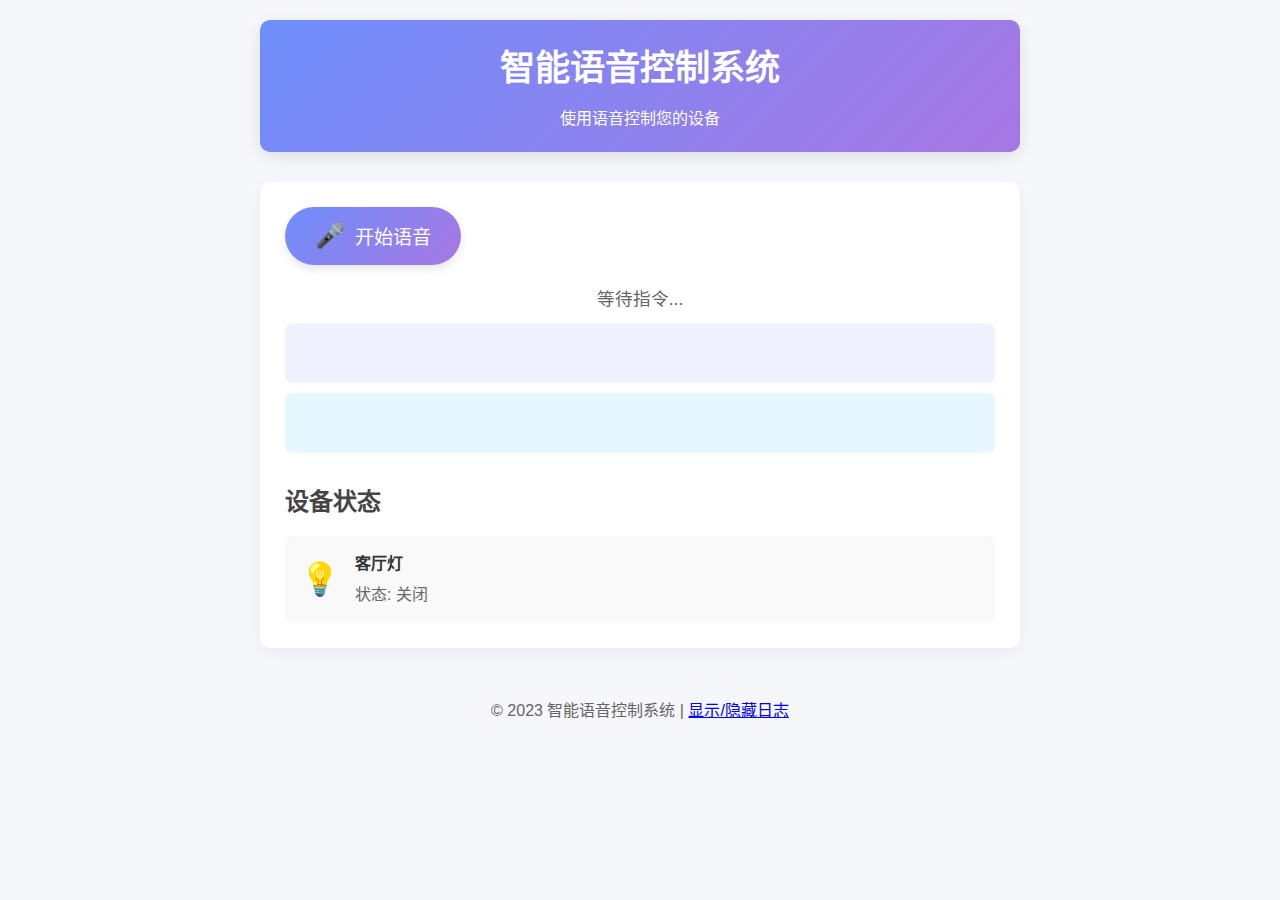
<file: src/WASM_0523/index.html>
<!DOCTYPE html>
<html lang="zh-CN">
<head>
    <meta charset="UTF-8">
    <meta name="viewport" content="width=device-width, initial-scale=1.0">
    <title>智能语音控制系统</title>
    <link rel="stylesheet" href="styles.css">
</head>
<body>
    <div class="container">
        <header>
            <h1>智能语音控制系统</h1>
            <p>使用语音控制您的设备</p>
        </header>
        
        <main>
            <div class="voice-control">
                <button id="start-recognition" class="mic-button">
                    <span class="mic-icon">🎤</span>
                    <span class="mic-text">开始语音</span>
                </button>
                
                <div class="status">
                    <div id="listening-status">等待指令...</div>
                    <div id="transcription" class="transcription"></div>
                    <div id="command-result" class="command-result"></div>
                </div>
            </div>
            
            <div class="device-controls">
                <h2>设备状态</h2>
                <div class="devices">
                    <div class="device">
                        <div class="device-icon">💡</div>
                        <div class="device-info">
                            <div class="device-name">客厅灯</div>
                            <div class="device-status">状态: <span id="light-status">关闭</span></div>
                        </div>
                    </div>
                    <!-- 可以添加更多设备 -->
                </div>
            </div>
        </main>
        
        <footer>
            <p>© 2023 智能语音控制系统 | <a href="#" id="toggle-log">显示/隐藏日志</a></p>
            <div id="log-container" class="log-container">
                <div class="log-header">系统日志</div>
                <div id="log-content" class="log-content"></div>
            </div>
        </footer>
    </div>
    
    <script src="nlp-parser.js"></script>
    <script src="app.js"></script>
</body>
</html>
</file>
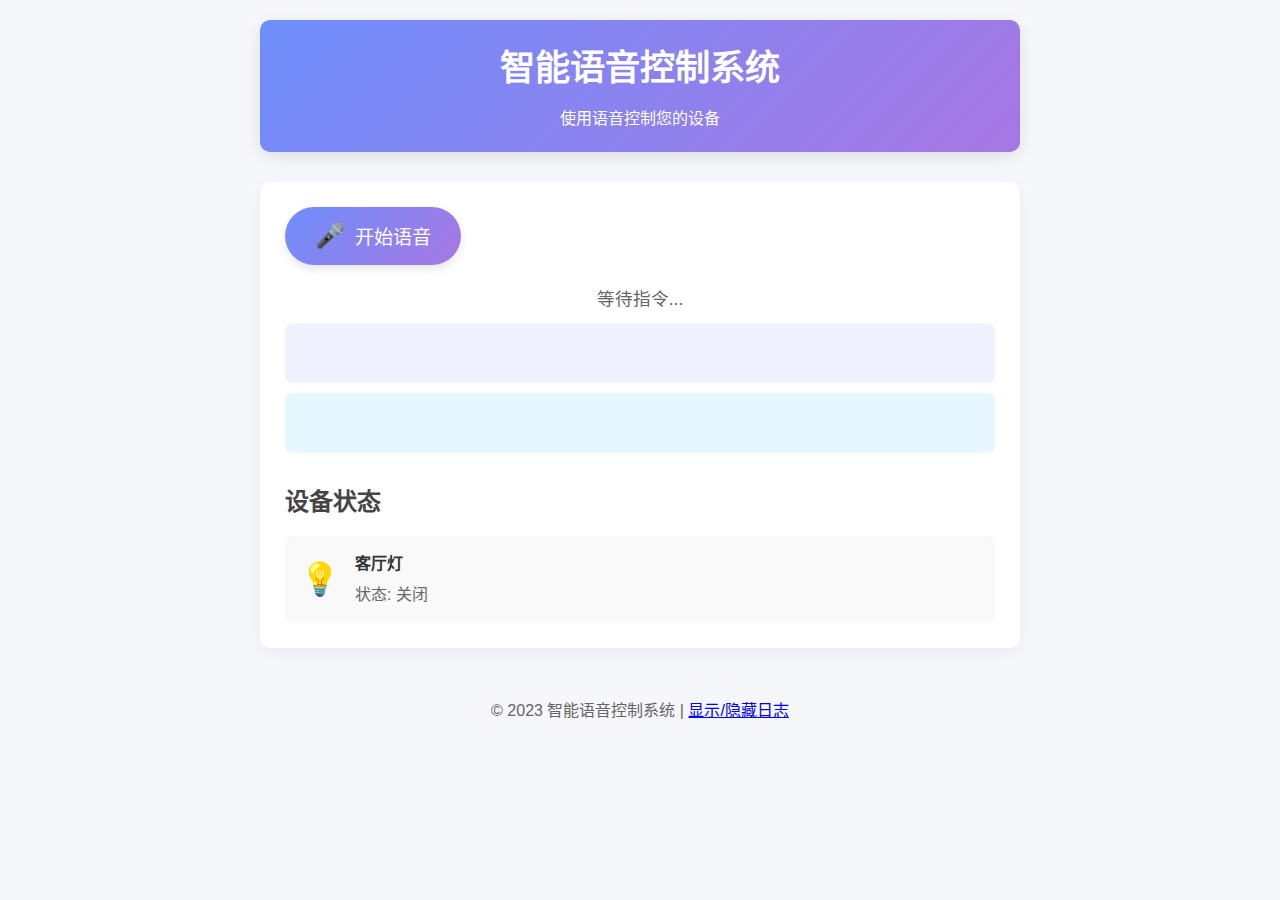
<file: src/WASM_Emscripten_0523/index.html>
<!DOCTYPE html>
<html lang="zh-CN">
<head>
    <meta charset="UTF-8">
    <meta name="viewport" content="width=device-width, initial-scale=1.0">
    <title>智能语音控制系统</title>
    <link rel="stylesheet" href="styles.css">
</head>
<body>
    <div class="container">
        <header>
            <h1>智能语音控制系统</h1>
            <p>使用语音控制您的设备</p>
        </header>
        
        <main>
            <div class="voice-control">
                <button id="start-recognition" class="mic-button">
                    <span class="mic-icon">🎤</span>
                    <span class="mic-text">开始语音</span>
                </button>
                
                <div class="status">
                    <div id="listening-status">等待指令...</div>
                    <div id="transcription" class="transcription"></div>
                    <div id="command-result" class="command-result"></div>
                </div>
            </div>
            
            <div class="device-controls">
                <h2>设备状态</h2>
                <div class="devices">
                    <div class="device">
                        <div class="device-icon">💡</div>
                        <div class="device-info">
                            <div class="device-name">客厅灯</div>
                            <div class="device-status">状态: <span id="light-status">关闭</span></div>
                        </div>
                    </div>
                    <!-- 可以添加更多设备 -->
                </div>
            </div>
        </main>
        
        <footer>
            <p>© 2023 智能语音控制系统 | <a href="#" id="toggle-log">显示/隐藏日志</a></p>
            <div id="log-container" class="log-container">
                <div class="log-header">系统日志</div>
                <div id="log-content" class="log-content"></div>
            </div>
        </footer>
    </div>
    
    <script src="nlp-parser.js"></script>
    <script src="app.js"></script>
</body>
</html>
</file>
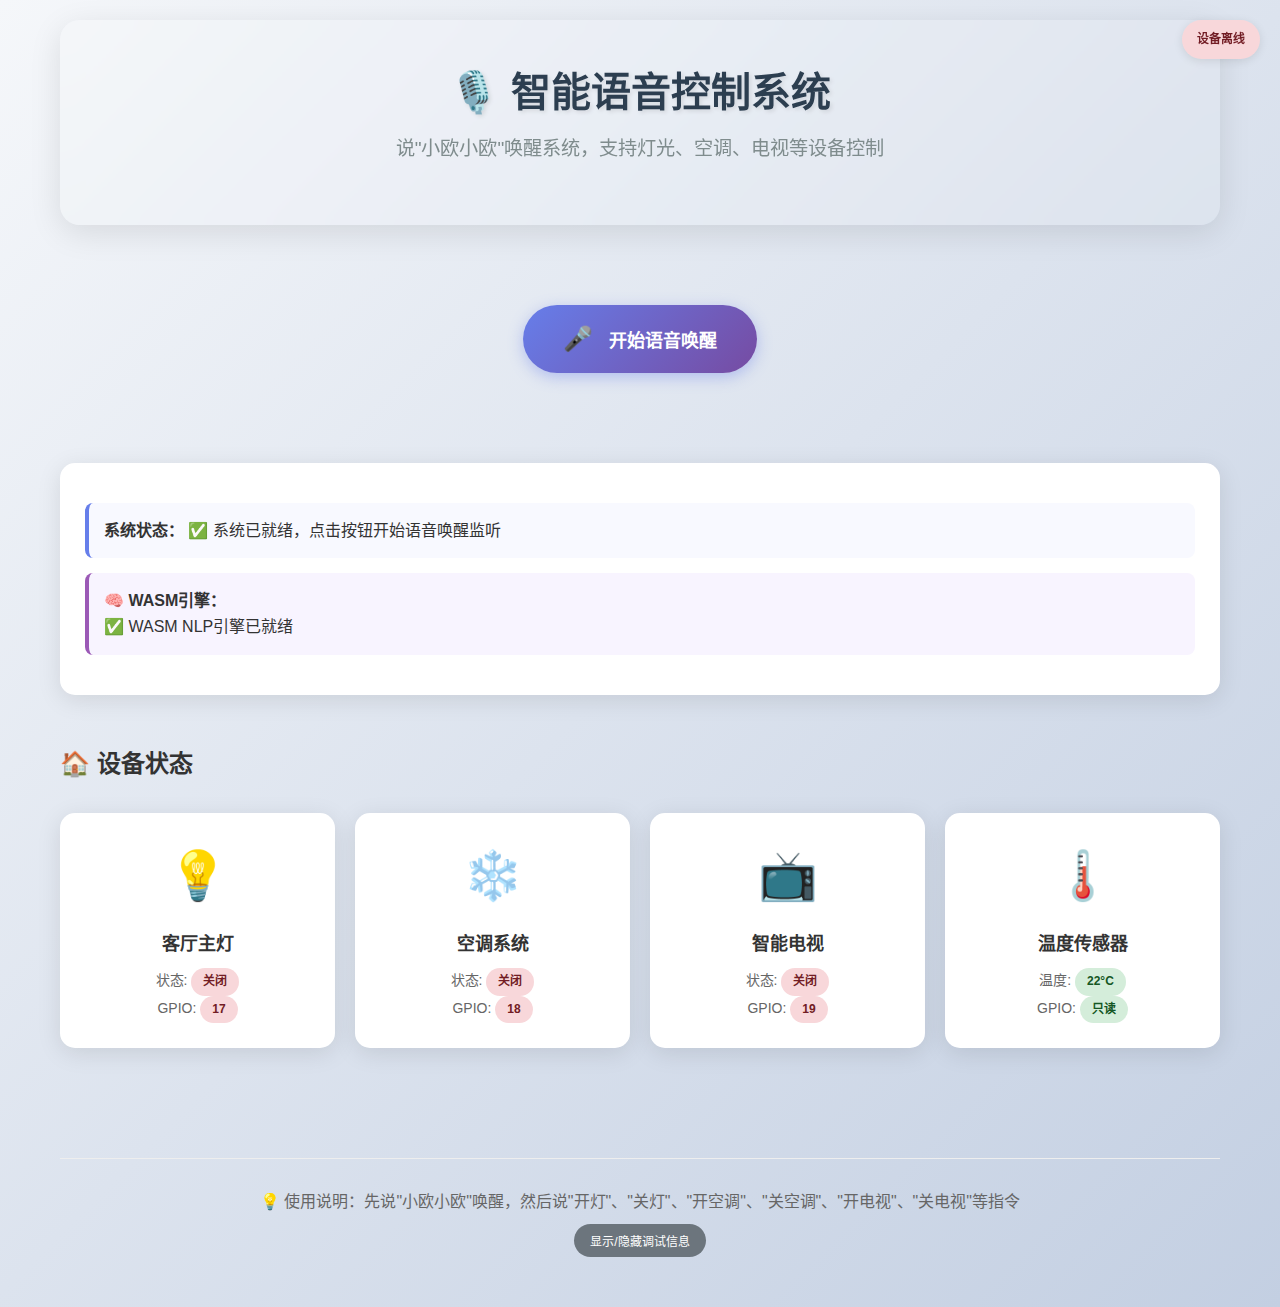
<file: src/web_0605/index.html>
<!DOCTYPE html>
<html lang="zh-CN">
<head>
    <meta charset="UTF-8">
    <meta name="viewport" content="width=device-width, initial-scale=1.0">
    <title>智能语音控制系统</title>
    <link rel="stylesheet" href="styles.css">
    <style>
        /* 增强的样式 */
        .voice-control {
            text-align: center;
            margin: 40px 0;
        }
        
        .mic-button {
            display: inline-block;
            padding: 20px 40px;
            font-size: 18px;
            font-weight: bold;
            background: linear-gradient(135deg, #667eea 0%, #764ba2 100%);
            color: white;
            border: none;
            border-radius: 50px;
            cursor: pointer;
            transition: all 0.3s ease;
            box-shadow: 0 4px 15px rgba(102, 126, 234, 0.4);
            position: relative;
            overflow: hidden;
        }
        
        .mic-button:hover {
            transform: translateY(-2px);
            box-shadow: 0 6px 20px rgba(102, 126, 234, 0.6);
        }
        
        .mic-button:disabled {
            background: #ccc;
            cursor: not-allowed;
            transform: none;
            box-shadow: none;
        }
        
        .mic-button.listening {
            background: linear-gradient(135deg, #11998e 0%, #38ef7d 100%);
            animation: pulse 2s infinite;
        }
        
        .mic-button.wake-listening {
            background: linear-gradient(135deg, #ff6b6b 0%, #feca57 100%);
            animation: wakeGlow 1.5s infinite;
        }
        
        @keyframes pulse {
            0% {
                box-shadow: 0 0 0 0 rgba(56, 239, 125, 0.7);
            }
            70% {
                box-shadow: 0 0 0 20px rgba(56, 239, 125, 0);
            }
            100% {
                box-shadow: 0 0 0 0 rgba(56, 239, 125, 0);
            }
        }
        
        @keyframes wakeGlow {
            0% {
                box-shadow: 0 0 0 0 rgba(255, 107, 107, 0.7);
            }
            70% {
                box-shadow: 0 0 0 15px rgba(255, 107, 107, 0);
            }
            100% {
                box-shadow: 0 0 0 0 rgba(255, 107, 107, 0);
            }
        }
        
        .mic-icon {
            font-size: 24px;
            margin-right: 10px;
        }
        
        .status-panel {
            background: white;
            border-radius: 15px;
            padding: 25px;
            margin: 20px 0;
            box-shadow: 0 5px 25px rgba(0,0,0,0.1);
        }
        
        .status-item {
            margin: 15px 0;
            padding: 15px;
            border-left: 4px solid #667eea;
            background: #f8f9ff;
            border-radius: 8px;
        }
        
        .status-item.result {
            border-left-color: #38ef7d;
            background: #f0fff4;
        }
        
        .status-item.error {
            border-left-color: #ff6b6b;
            background: #fff5f5;
        }
        
        .status-item.wake {
            border-left-color: #feca57;
            background: #fffbf0;
        }
        
        .status-item.wasm {
            border-left-color: #9b59b6;
            background: #f8f4ff;
        }
        
        .device-grid {
            display: grid;
            grid-template-columns: repeat(auto-fit, minmax(250px, 1fr));
            gap: 20px;
            margin: 30px 0;
        }
        
        .device-card {
            background: white;
            border-radius: 15px;
            padding: 25px;
            text-align: center;
            box-shadow: 0 5px 25px rgba(0,0,0,0.1);
            transition: transform 0.3s ease;
        }
        
        .device-card:hover {
            transform: translateY(-5px);
        }
        
        .device-icon {
            font-size: 48px;
            margin-bottom: 15px;
        }
        
        .device-name {
            font-size: 18px;
            font-weight: bold;
            margin-bottom: 10px;
            color: #333;
        }
        
        .device-status {
            font-size: 14px;
            color: #666;
        }
        
        .status-indicator {
            display: inline-block;
            padding: 4px 12px;
            border-radius: 20px;
            font-weight: bold;
            font-size: 12px;
        }
        
        .status-on {
            background: #d4edda;
            color: #155724;
        }
        
        .status-off {
            background: #f8d7da;
            color: #721c24;
        }
        
        .debug-panel {
            background: #1e1e1e;
            color: #00ff00;
            border-radius: 10px;
            padding: 20px;
            margin-top: 30px;
            font-family: 'Courier New', monospace;
            font-size: 12px;
            max-height: 300px;
            overflow-y: auto;
        }
        
        .debug-panel h3 {
            color: #fff;
            margin-top: 0;
            border-bottom: 1px solid #444;
            padding-bottom: 10px;
        }
        
        .connection-status {
            position: fixed;
            top: 20px;
            right: 20px;
            padding: 10px 15px;
            border-radius: 25px;
            font-size: 12px;
            font-weight: bold;
            z-index: 1000;
            box-shadow: 0 2px 10px rgba(0,0,0,0.1);
        }
        
        .connection-online {
            background: #d4edda;
            color: #155724;
        }
        
        .connection-offline {
            background: #f8d7da;
            color: #721c24;
        }
        
        .footer {
            text-align: center;
            padding: 30px 0;
            color: #666;
            border-top: 1px solid #eee;
            margin-top: 50px;
        }
        
        .toggle-debug {
            background: #6c757d;
            color: white;
            border: none;
            padding: 8px 16px;
            border-radius: 20px;
            cursor: pointer;
            font-size: 12px;
            margin-top: 10px;
            transition: background 0.3s;
        }
        
        .toggle-debug:hover {
            background: #5a6268;
        }

        .wake-indicator {
            position: fixed;
            top: 50%;
            left: 50%;
            transform: translate(-50%, -50%);
            background: rgba(255, 107, 107, 0.9);
            color: white;
            padding: 20px 30px;
            border-radius: 50px;
            font-size: 18px;
            font-weight: bold;
            z-index: 2000;
            display: none;
            animation: bounceIn 0.5s ease-out;
        }

        @keyframes bounceIn {
            0% {
                opacity: 0;
                transform: translate(-50%, -50%) scale(0.3);
            }
            50% {
                opacity: 1;
                transform: translate(-50%, -50%) scale(1.05);
            }
            100% {
                opacity: 1;
                transform: translate(-50%, -50%) scale(1);
            }
        }
    </style>
</head>
<body>
    <div class="container">
        <header>
            <h1>🎙️ 智能语音控制系统</h1>
            <p>说"小欧小欧"唤醒系统，支持灯光、空调、电视等设备控制</p>
        </header>
        
        <main>
            <div class="voice-control">
                <button id="start-recognition" class="mic-button">
                    <span class="mic-icon">🎤</span>
                    <span class="mic-text">正在初始化...</span>
                </button>
            </div>
            
            <div class="status-panel">
                <div class="status-item">
                    <strong>系统状态：</strong>
                    <span id="listening-status">正在初始化系统...</span>
                </div>
                
                <div class="status-item wasm" id="wasm-container" style="display:none;">
                    <strong>🧠 WASM引擎：</strong>
                    <div id="wasm-status"></div>
                </div>
                
                <div class="status-item wake" id="wake-container" style="display:none;">
                    <strong>🔊 唤醒状态：</strong>
                    <div id="wake-status"></div>
                </div>
                
                <div class="status-item" id="transcription-container" style="display:none;">
                    <strong>🎯 识别结果：</strong>
                    <div id="transcription"></div>
                </div>
                
                <div class="status-item result" id="command-container" style="display:none;">
                    <strong>⚡ 指令解析：</strong>
                    <div id="command-result"></div>
                </div>

                <div class="status-item wasm" id="gpio-container" style="display:none;">
                    <strong>🔌 GPIO控制：</strong>
                    <div id="gpio-command"></div>
                </div>

                <div class="status-item result" id="response-container" style="display:none;">
                    <strong>🗣️ 系统回应：</strong>
                    <div id="voice-response"></div>
                </div>
            </div>
            
            <div class="device-controls">
                <h2>🏠 设备状态</h2>
                <div class="device-grid">
                    <div class="device-card">
                        <div class="device-icon">💡</div>
                        <div class="device-name">客厅主灯</div>
                        <div class="device-status">
                            状态: <span id="light-status" class="status-indicator status-off">关闭</span><br>
                            GPIO: <span class="status-indicator status-off">17</span>
                        </div>
                    </div>
                    
                    <div class="device-card">
                        <div class="device-icon">❄️</div>
                        <div class="device-name">空调系统</div>
                        <div class="device-status">
                            状态: <span id="ac-status" class="status-indicator status-off">关闭</span><br>
                            GPIO: <span class="status-indicator status-off">18</span>
                        </div>
                    </div>
                    
                    <div class="device-card">
                        <div class="device-icon">📺</div>
                        <div class="device-name">智能电视</div>
                        <div class="device-status">
                            状态: <span id="tv-status" class="status-indicator status-off">关闭</span><br>
                            GPIO: <span class="status-indicator status-off">19</span>
                        </div>
                    </div>
                    
                    <div class="device-card">
                        <div class="device-icon">🌡️</div>
                        <div class="device-name">温度传感器</div>
                        <div class="device-status">
                            温度: <span class="status-indicator status-on">22°C</span><br>
                            GPIO: <span class="status-indicator status-on">只读</span>
                        </div>
                    </div>
                </div>
            </div>
            
            <div class="footer">
                <p>💡 使用说明：先说"小欧小欧"唤醒，然后说"开灯"、"关灯"、"开空调"、"关空调"、"开电视"、"关电视"等指令</p>
                <button class="toggle-debug" onclick="toggleDebug()">显示/隐藏调试信息</button>
            </div>
            
            <div class="debug-panel" id="debug-panel" style="display:none;">
                <h3>🔧 系统调试信息</h3>
                <div id="debug-info">系统启动中...</div>
            </div>
        </main>
    </div>
    
    <!-- 连接状态指示器 -->
    <div id="connection-status" class="connection-status connection-offline">
        设备离线
    </div>

    <!-- 唤醒提示 -->
    <div id="wake-indicator" class="wake-indicator">
        🎯 小欧已唤醒，请说出指令
    </div>

    <!-- 引入WASM模块 -->
    <script src="nlp-parser.js"></script>

    <script>
        console.log('🚀 智能语音控制系统启动中...');
        
        document.addEventListener('DOMContentLoaded', function() {
            console.log('✅ DOM加载完成');
            
            // 获取DOM元素
            const startBtn = document.getElementById('start-recognition');
            const status = document.getElementById('listening-status');
            const wasmContainer = document.getElementById('wasm-container');
            const wasmStatus = document.getElementById('wasm-status');
            const wakeContainer = document.getElementById('wake-container');
            const wakeStatus = document.getElementById('wake-status');
            const transcription = document.getElementById('transcription');
            const transcriptionContainer = document.getElementById('transcription-container');
            const commandResult = document.getElementById('command-result');
            const commandContainer = document.getElementById('command-container');
            const gpioContainer = document.getElementById('gpio-container');
            const gpioCommand = document.getElementById('gpio-command');
            const responseContainer = document.getElementById('response-container');
            const voiceResponse = document.getElementById('voice-response');
            const lightStatus = document.getElementById('light-status');
            const acStatus = document.getElementById('ac-status');
            const tvStatus = document.getElementById('tv-status');
            const debugInfo = document.getElementById('debug-info');
            const connectionStatus = document.getElementById('connection-status');
            const wakeIndicator = document.getElementById('wake-indicator');
            
            // 语音合成对象
            let speechSynthesis = window.speechSynthesis;
            let currentVoice = null;

            // WASM模块
            let nlpModule = null;
            let isWasmReady = false;

            // 系统状态
            let isWakeListening = false;  // 是否在等待唤醒词
            let isCommandListening = false;  // 是否在等待指令
            let wakeRecognition = null;
            let commandRecognition = null;
            
            // 初始化WASM模块
            async function initWasmModule() {
                try {
                    addDebug('开始加载WASM模块...', 'info');
                    wasmContainer.style.display = 'block';
                    wasmStatus.textContent = '正在加载WASM模块...';
                    
                    // 加载WASM模块
                    nlpModule = await createNlpParserModule();
                    isWasmReady = true;
                    
                    addDebug('WASM模块加载成功', 'success');
                    wasmStatus.textContent = '✅ WASM NLP引擎已就绪';
                    
                    return true;
                } catch (error) {
                    addDebug(`WASM模块加载失败: ${error.message}`, 'error');
                    wasmStatus.textContent = `❌ WASM加载失败: ${error.message}`;
                    isWasmReady = false;
                    return false;
                }
            }
            
            // 初始化语音合成
            function initSpeechSynthesis() {
                if ('speechSynthesis' in window) {
                    // 等待语音列表加载
                    speechSynthesis.onvoiceschanged = function() {
                        const voices = speechSynthesis.getVoices();
                        // 优先选择中文语音
                        currentVoice = voices.find(voice => 
                            voice.lang.includes('zh') || voice.lang.includes('cmn')
                        ) || voices[0];
                        
                        if (currentVoice) {
                            addDebug(`语音合成初始化成功，使用语音: ${currentVoice.name}`, 'success');
                        }
                    };
                    
                    // 触发语音列表加载
                    speechSynthesis.getVoices();
                    addDebug('语音合成功能可用', 'success');
                    return true;
                } else {
                    addDebug('浏览器不支持语音合成', 'warning');
                    return false;
                }
            }

            // 语音回应函数
            function speak(text) {
                if (!speechSynthesis || !currentVoice) {
                    addDebug('语音合成不可用', 'warning');
                    return;
                }

                // 停止当前播放
                speechSynthesis.cancel();

                const utterance = new SpeechSynthesisUtterance(text);
                utterance.voice = currentVoice;
                utterance.rate = 1.0;
                utterance.pitch = 1.0;
                utterance.volume = 1.0;

                utterance.onstart = function() {
                    addDebug(`开始语音回应: "${text}"`, 'voice');
                    voiceResponse.textContent = text;
                    responseContainer.style.display = 'block';
                };

                utterance.onend = function() {
                    addDebug('语音回应完成', 'voice');
                };

                utterance.onerror = function(event) {
                    addDebug(`语音回应错误: ${event.error}`, 'error');
                };

                speechSynthesis.speak(utterance);
            }
            
            // 调试信息函数
            function addDebug(message, type = 'info') {
                console.log(message);
                const now = new Date().toLocaleTimeString();
                const icons = {
                    info: 'ℹ️',
                    success: '✅',
                    error: '❌',
                    warning: '⚠️',
                    voice: '🎤',
                    wake: '🔊',
                    wasm: '🧠'
                };
                const icon = icons[type] || 'ℹ️';
                debugInfo.innerHTML = `<div>[${now}] ${icon} ${message}</div>` + debugInfo.innerHTML;
                
                // 限制调试信息条数
                const lines = debugInfo.getElementsByTagName('div');
                if (lines.length > 50) {
                    debugInfo.removeChild(lines[lines.length - 1]);
                }
            }
            
            // 更新连接状态
            function updateConnectionStatus(connected) {
                if (connected) {
                    connectionStatus.textContent = '设备在线';
                    connectionStatus.className = 'connection-status connection-online';
                } else {
                    connectionStatus.textContent = '设备离线';
                    connectionStatus.className = 'connection-status connection-offline';
                }
            }
            
            // 检查语音识别支持
            addDebug('检查浏览器语音识别支持...', 'info');
            const hasWebkitSpeech = 'webkitSpeechRecognition' in window;
            const hasSpeech = 'SpeechRecognition' in window;
            
            addDebug(`webkitSpeechRecognition: ${hasWebkitSpeech}`, 'info');
            addDebug(`SpeechRecognition: ${hasSpeech}`, 'info');
            
            if (!hasWebkitSpeech && !hasSpeech) {
                status.textContent = '❌ 浏览器不支持语音识别，请使用Chrome或Edge浏览器';
                startBtn.disabled = true;
                addDebug('浏览器不支持语音识别API', 'error');
                alert('您的浏览器不支持语音识别功能！\n\n请使用以下浏览器：\n• Google Chrome\n• Microsoft Edge\n• 其他基于Chromium的浏览器');
                return;
            }

            // 初始化语音合成
            const hasSpeechSynthesis = initSpeechSynthesis();
            
            const SpeechRecognition = window.SpeechRecognition || window.webkitSpeechRecognition;
            
            // 创建唤醒词识别器
            try {
                wakeRecognition = new SpeechRecognition();
                wakeRecognition.continuous = true;  // 持续监听
                wakeRecognition.interimResults = true;
                wakeRecognition.lang = 'zh-CN';
                wakeRecognition.maxAlternatives = 1;
                
                // 创建指令识别器
                commandRecognition = new SpeechRecognition();
                commandRecognition.continuous = false;
                commandRecognition.interimResults = true;
                commandRecognition.lang = 'zh-CN';
                commandRecognition.maxAlternatives = 1;
                
                addDebug('语音识别引擎初始化成功', 'success');
            } catch (error) {
                addDebug(`语音识别初始化失败: ${error.message}`, 'error');
                status.textContent = '❌ 语音识别初始化失败';
                startBtn.disabled = true;
                return;
            }
            
            // 按钮点击事件
            startBtn.addEventListener('click', function() {
                if (isWakeListening) {
                    // 停止唤醒监听
                    stopWakeListening();
                } else if (isCommandListening) {
                    // 停止指令监听
                    stopCommandListening();
                } else {
                    // 开始唤醒监听
                    startWakeListening();
                }
            });

            // 开始唤醒监听
            function startWakeListening() {
                if (!isWasmReady) {
                    addDebug('WASM模块未就绪，无法启动唤醒监听', 'error');
                    status.textContent = '❌ 等待WASM模块加载...';
                    return;
                }

                try {
                    addDebug('开始监听唤醒词 "小欧小欧"', 'wake');
                    isWakeListening = true;
                    
                    startBtn.classList.add('wake-listening');
                    startBtn.querySelector('.mic-text').textContent = '正在监听唤醒词... (点击停止)';
                    status.textContent = '🔊 正在监听 "小欧小欧"，请清晰说出唤醒词...';
                    
                    wakeContainer.style.display = 'block';
                    wakeStatus.textContent = '等待唤醒词 "小欧小欧"...';
                    
                    wakeRecognition.start();
                } catch (error) {
                    addDebug(`启动唤醒监听失败: ${error.message}`, 'error');
                    status.textContent = '❌ 启动失败: ' + error.message;
                    isWakeListening = false;
                }
            }

            // 停止唤醒监听
            function stopWakeListening() {
                addDebug('停止唤醒监听', 'wake');
                isWakeListening = false;
                wakeRecognition.stop();
                
                startBtn.classList.remove('wake-listening');
                startBtn.querySelector('.mic-text').textContent = '开始语音唤醒';
                status.textContent = '⏸️ 已停止监听，点击按钮重新开始';
                wakeContainer.style.display = 'none';
            }

            // 开始指令监听
            function startCommandListening() {
                try {
                    addDebug('开始监听语音指令', 'voice');
                    isCommandListening = true;
                    
                    startBtn.classList.add('listening');
                    startBtn.querySelector('.mic-text').textContent = '正在监听指令... (点击停止)';
                    status.textContent = '🎙️ 请说出您的指令...';

                    // 显示唤醒提示
                    wakeIndicator.style.display = 'block';
                    setTimeout(() => {
                        wakeIndicator.style.display = 'none';
                    }, 2000);
                    
                    commandRecognition.start();
                } catch (error) {
                    addDebug(`启动指令监听失败: ${error.message}`, 'error');
                    isCommandListening = false;
                }
            }

            // 停止指令监听
            function stopCommandListening() {
                addDebug('停止指令监听', 'voice');
                isCommandListening = false;
                commandRecognition.stop();
                
                startBtn.classList.remove('listening');
                
                // 回到唤醒监听模式
                setTimeout(() => {
                    if (!isWakeListening && !isCommandListening) {
                        startWakeListening();
                    }
                }, 1000);
            }
            
            // 唤醒词识别事件
            wakeRecognition.onresult = function(event) {
                let transcript = '';
                
                // 获取最新的识别结果
                for (let i = event.resultIndex; i < event.results.length; i++) {
                    if (event.results[i].isFinal) {
                        transcript += event.results[i][0].transcript;
                    }
                }
                
                if (transcript) {
                    const cleanText = transcript.replace(/[。！？，、；：""''（）【】\s]/g, '').toLowerCase();
                    addDebug(`唤醒监听结果: "${transcript}" -> "${cleanText}"`, 'wake');
                    
                    wakeStatus.textContent = `监听到: "${transcript}"`;
                    
                    // 检查是否包含唤醒词
                    if (cleanText.includes('小欧小欧') || cleanText.includes('小欧') || 
                        cleanText.includes('xiaoou') || cleanText.includes('小o')) {
                        
                        addDebug('检测到唤醒词！切换到指令模式', 'wake');
                        wakeStatus.textContent = '✅ 唤醒成功！正在切换到指令模式...';
                        
                        // 语音回应
                        if (hasSpeechSynthesis) {
                            speak('我在，请说出您的指令');
                        }
                        
                        // 停止唤醒监听，开始指令监听
                        stopWakeListening();
                        setTimeout(() => {
                            startCommandListening();
                        }, 500);
                    }
                }
            };

            wakeRecognition.onerror = function(event) {
                addDebug(`唤醒监听错误: ${event.error}`, 'error');
                if (event.error !== 'no-speech') {
                    wakeStatus.textContent = `错误: ${event.error}`;
                }
            };

            wakeRecognition.onend = function() {
                if (isWakeListening) {
                    // 如果还在唤醒模式，重新启动监听
                    setTimeout(() => {
                        if (isWakeListening) {
                            try {
                                wakeRecognition.start();
                            } catch (error) {
                                addDebug(`重启唤醒监听失败: ${error.message}`, 'error');
                            }
                        }
                    }, 100);
                }
            };
            
            // 指令识别事件
            commandRecognition.onresult = function(event) {
                addDebug(`收到指令识别结果，共${event.results.length}条`, 'voice');
                
                let transcript = '';
                let isFinal = false;
                
                // 获取识别结果
                for (let i = event.resultIndex; i < event.results.length; i++) {
                    const result = event.results[i];
                    if (result.isFinal) {
                        transcript = result[0].transcript.trim();
                        isFinal = true;
                        break;
                    }
                }
                
                // 如果没有最终结果，获取临时结果
                if (!transcript && event.results.length > 0) {
                    transcript = event.results[event.results.length - 1][0].transcript.trim();
                }
                
                if (transcript) {
                    addDebug(`识别文本: "${transcript}" (${isFinal ? '最终结果' : '临时结果'})`, 'voice');
                    
                    // 显示识别结果
                    transcription.textContent = `"${transcript}"${isFinal ? '' : ' (识别中...)'}`;
                    transcriptionContainer.style.display = 'block';
                    
                    // 只处理最终结果
                    if (isFinal) {
                        parseCommandWithWasm(transcript);

                        // 指令处理完成，停止监听
                        setTimeout(() => {
                            stopCommandListening();
                        }, 1000);
                    }
                }
            };
            
            commandRecognition.onerror = function(event) {
                addDebug(`指令识别错误: ${event.error}`, 'error');
                
                let errorMessage = '指令识别失败';
                switch (event.error) {
                    case 'not-allowed':
                        errorMessage = '❌ 麦克风权限被拒绝，请允许麦克风访问';
                        alert('请允许麦克风权限！\n\n在浏览器地址栏左侧点击🔒图标，然后允许麦克风访问。');
                        break;
                    case 'no-speech':
                        errorMessage = '⚠️ 没有检测到语音，请重试';
                        if (hasSpeechSynthesis) {
                            speak('没有听到您的指令，请重新说出');
                        }
                        break;
                    case 'audio-capture':
                        errorMessage = '❌ 麦克风设备无法使用';
                        break;
                    case 'network':
                        errorMessage = '❌ 网络连接失败';
                        break;
                }
                
                status.textContent = errorMessage;
            };
            
            commandRecognition.onend = function() {
                addDebug('指令识别会话结束', 'info');
                isCommandListening = false;
                startBtn.classList.remove('listening');
                startBtn.querySelector('.mic-text').textContent = '开始语音唤醒';
                status.textContent = '⏸️ 指令识别完成';
            };
            
            // 使用WASM模块解析语音指令
            function parseCommandWithWasm(text) {
                if (!isWasmReady || !nlpModule) {
                    addDebug('WASM模块不可用，使用备用解析', 'warning');
                    parseCommandFallback(text);
                    return;
                }

                try {
                    // 清理输入文本，移除标点符号和多余空格
                    const cleanText = text.replace(/[。！？，、；：""''（）【】]/g, '').trim();
                    addDebug(`使用WASM解析指令: 原文="${text}" 清理后="${cleanText}"`, 'wasm');
                    
                    // 检查WASM模块函数是否存在
                    if (!nlpModule._parseCommandAndReturnJSON) {
                        throw new Error('WASM函数_parseCommandAndReturnJSON不存在');
                    }
                    
                    // 调用WASM函数解析指令（使用清理后的文本）
                    const jsonPtr = nlpModule.ccall('parseCommandAndReturnJSON', 'number', ['string'], [cleanText]);
                    
                    if (!jsonPtr || jsonPtr === 0) {
                        throw new Error('WASM函数返回空指针或0');
                    }
                    
                    // 获取JSON字符串
                    const jsonString = nlpModule.UTF8ToString(jsonPtr);
                    addDebug(`WASM解析结果: ${jsonString}`, 'wasm');
                    
                    // 释放内存
                    if (nlpModule._freeJSONResult) {
                        nlpModule._freeJSONResult(jsonPtr);
                    } else {
                        addDebug('警告：freeJSONResult函数不存在，可能有内存泄漏', 'warning');
                    }
                    
                    // 解析JSON结果
                    const command = JSON.parse(jsonString);
                    
                    // 检查解析结果的有效性
                    addDebug(`解析到的指令对象: ${JSON.stringify(command)}`, 'wasm');
                    
                    if (command && command.action && command.target && 
                        command.action.trim() !== '' && command.target.trim() !== '') {
                        addDebug(`指令解析成功: ${JSON.stringify(command)}`, 'success');
                        commandResult.textContent = `${command.action} ${command.target}`;
                        commandContainer.style.display = 'block';
                        commandContainer.className = 'status-item result';
                        
                        // 显示GPIO控制命令
                        if (command.gpioCommand && command.gpioCommand.trim() !== '') {
                            gpioCommand.textContent = command.gpioCommand;
                            gpioContainer.style.display = 'block';
                            addDebug(`GPIO控制命令: ${command.gpioCommand}`, 'wasm');
                        }
                        
                        // 执行设备控制
                        executeCommand(command);
                    } else {
                        addDebug(`WASM返回了无效的指令对象: ${JSON.stringify(command)}`, 'warning');
                        // 如果WASM解析失败，尝试备用解析
                        addDebug('WASM解析失败，切换到备用解析器', 'warning');
                        parseCommandFallback(text);
                    }
                } catch (error) {
                    addDebug(`WASM解析失败: ${error.message}`, 'error');
                    addDebug(`错误堆栈: ${error.stack}`, 'error');
                    // 如果WASM解析失败，使用备用解析器
                    addDebug('由于WASM错误，切换到备用解析器', 'warning');
                    parseCommandFallback(text);
                }
            }

            // 备用指令解析（纯JavaScript）
            function parseCommandFallback(text) {
                addDebug('使用备用JavaScript解析器', 'warning');
                const cleanText = text.replace(/[。！？，、；：""''（）【】\s]/g, '').toLowerCase();
                
                let command = null;
                
                // 开灯指令
                if (cleanText.includes('开灯') || 
                    (cleanText.includes('打开') && cleanText.includes('灯'))) {
                    command = { action: '打开', target: '灯', gpioCommand: 'gpio 17 high' };
                }
                // 关灯指令
                else if (cleanText.includes('关灯') || 
                    (cleanText.includes('关闭') && cleanText.includes('灯'))) {
                    command = { action: '关闭', target: '灯', gpioCommand: 'gpio 17 low' };
                }
                // 开空调指令
                else if (cleanText.includes('开空调') || 
                    (cleanText.includes('打开') && cleanText.includes('空调'))) {
                    command = { action: '打开', target: '空调', gpioCommand: 'gpio 18 high' };
                }
                // 关空调指令
                else if (cleanText.includes('关空调') || 
                    (cleanText.includes('关闭') && cleanText.includes('空调'))) {
                    command = { action: '关闭', target: '空调', gpioCommand: 'gpio 18 low' };
                }
                // 开电视指令
                else if (cleanText.includes('开电视') || 
                    (cleanText.includes('打开') && cleanText.includes('电视'))) {
                    command = { action: '打开', target: '电视', gpioCommand: 'gpio 19 high' };
                }
                // 关电视指令
                else if (cleanText.includes('关电视') || 
                    (cleanText.includes('关闭') && cleanText.includes('电视'))) {
                    command = { action: '关闭', target: '电视', gpioCommand: 'gpio 19 low' };
                }

                if (command) {
                    commandResult.textContent = `${command.action} ${command.target}`;
                    commandContainer.style.display = 'block';
                    commandContainer.className = 'status-item result';
                    
                    // 显示GPIO控制命令
                    gpioCommand.textContent = command.gpioCommand;
                    gpioContainer.style.display = 'block';
                    
                    executeCommand(command);
                } else {
                    commandResult.textContent = `无法理解指令 "${text}"，请说支持的设备控制指令`;
                    commandContainer.style.display = 'block';
                    commandContainer.className = 'status-item error';
                    
                    // 语音回应
                    if (hasSpeechSynthesis) {
                        speak('抱歉，我没有理解您的指令，请说开灯、关灯、开空调、关空调、开电视、关电视等指令');
                    }
                }
            }
            
            // 执行设备控制指令
            async function executeCommand(command) {
                const isOn = command.action === '打开';
                let responseText = '';

                try {
                    addDebug(`准备发送控制命令到树莓派: ${JSON.stringify(command)}`, 'success');

                    // 构建请求体
                    const requestData = {
                        target: command.target,
                        action: command.action,
                        gpioCommand: command.gpioCommand
                    };
                
                    // 发送 POST 请求到树莓派服务器
                    const response = await fetch('http://192.168.137.125:5000/control', {
                        method: 'POST',
                        headers: {
                            'Content-Type': 'application/json',
                            'Accept': 'application/json'
                        },
                        body: JSON.stringify(requestData)
                    });
                
                    if (!response.ok) {
                        throw new Error(`HTTP 错误! 状态码: ${response.status}`);
                    }
                
                    const data = await response.json();
                
                    // 根据设备更新 UI
                    if (data.device === '灯') {
                        lightStatus.textContent = data.status === 'on' ? '开启' : '关闭';
                        lightStatus.className = `status-indicator ${data.status === 'on' ? 'status-on' : 'status-off'}`;
                    } else if (data.device === '空调') {
                        acStatus.textContent = data.status === 'on' ? '开启' : '关闭';
                        acStatus.className = `status-indicator ${data.status === 'on' ? 'status-on' : 'status-off'}`;
                    } else if (data.device === '电视') {
                        tvStatus.textContent = data.status === 'on' ? '开启' : '关闭';
                        tvStatus.className = `status-indicator ${data.status === 'on' ? 'status-on' : 'status-off'}`;
                    }
                
                    responseText = data.message;
                    addDebug(`树莓派响应: ${responseText}`, 'success');
                
                    // 更新连接状态
                    updateConnectionStatus(true);
                
                    // 语音回应
                    if (hasSpeechSynthesis && responseText) {
                        speak(responseText);
                    }
                } catch (error) {
                    addDebug(`发送控制命令失败: ${error.message}`, 'error');
                    updateConnectionStatus(false);
                    responseText = '抱歉，控制设备失败，请检查树莓派连接';

                    if (hasSpeechSynthesis) {
                        speak(responseText);
                    }
                }
            }
            
            // 系统初始化
            async function initializeSystem() {
                addDebug('系统初始化开始', 'info');
                
                // 初始化WASM模块
                const wasmSuccess = await initWasmModule();
                
                if (wasmSuccess) {
                    status.textContent = '✅ 系统已就绪，点击按钮开始语音唤醒监听';
                    startBtn.querySelector('.mic-text').textContent = '开始语音唤醒';
                    startBtn.disabled = false;
                    
                    addDebug('智能语音控制系统初始化完成', 'success');
                    updateConnectionStatus(false); // 初始状态为离线

                    // 自动开始唤醒监听
                    setTimeout(() => {
                        if (hasSpeechSynthesis) {
                            speak('小欧语音助手已启动，WASM引擎就绪，请说小欧小欧来唤醒我');
                        }
                        startWakeListening();
                    }, 1000);
                } else {
                    status.textContent = '❌ WASM模块加载失败，系统功能受限';
                    startBtn.querySelector('.mic-text').textContent = '系统错误';
                    startBtn.disabled = true;
                }
            }

            // 开始系统初始化
            initializeSystem();
        });
        
        // 切换调试面板显示
        function toggleDebug() {
            const debugPanel = document.getElementById('debug-panel');
            if (debugPanel.style.display === 'none') {
                debugPanel.style.display = 'block';
            } else {
                debugPanel.style.display = 'none';
            }
        }
    </script>
</body>
</html>
</file>
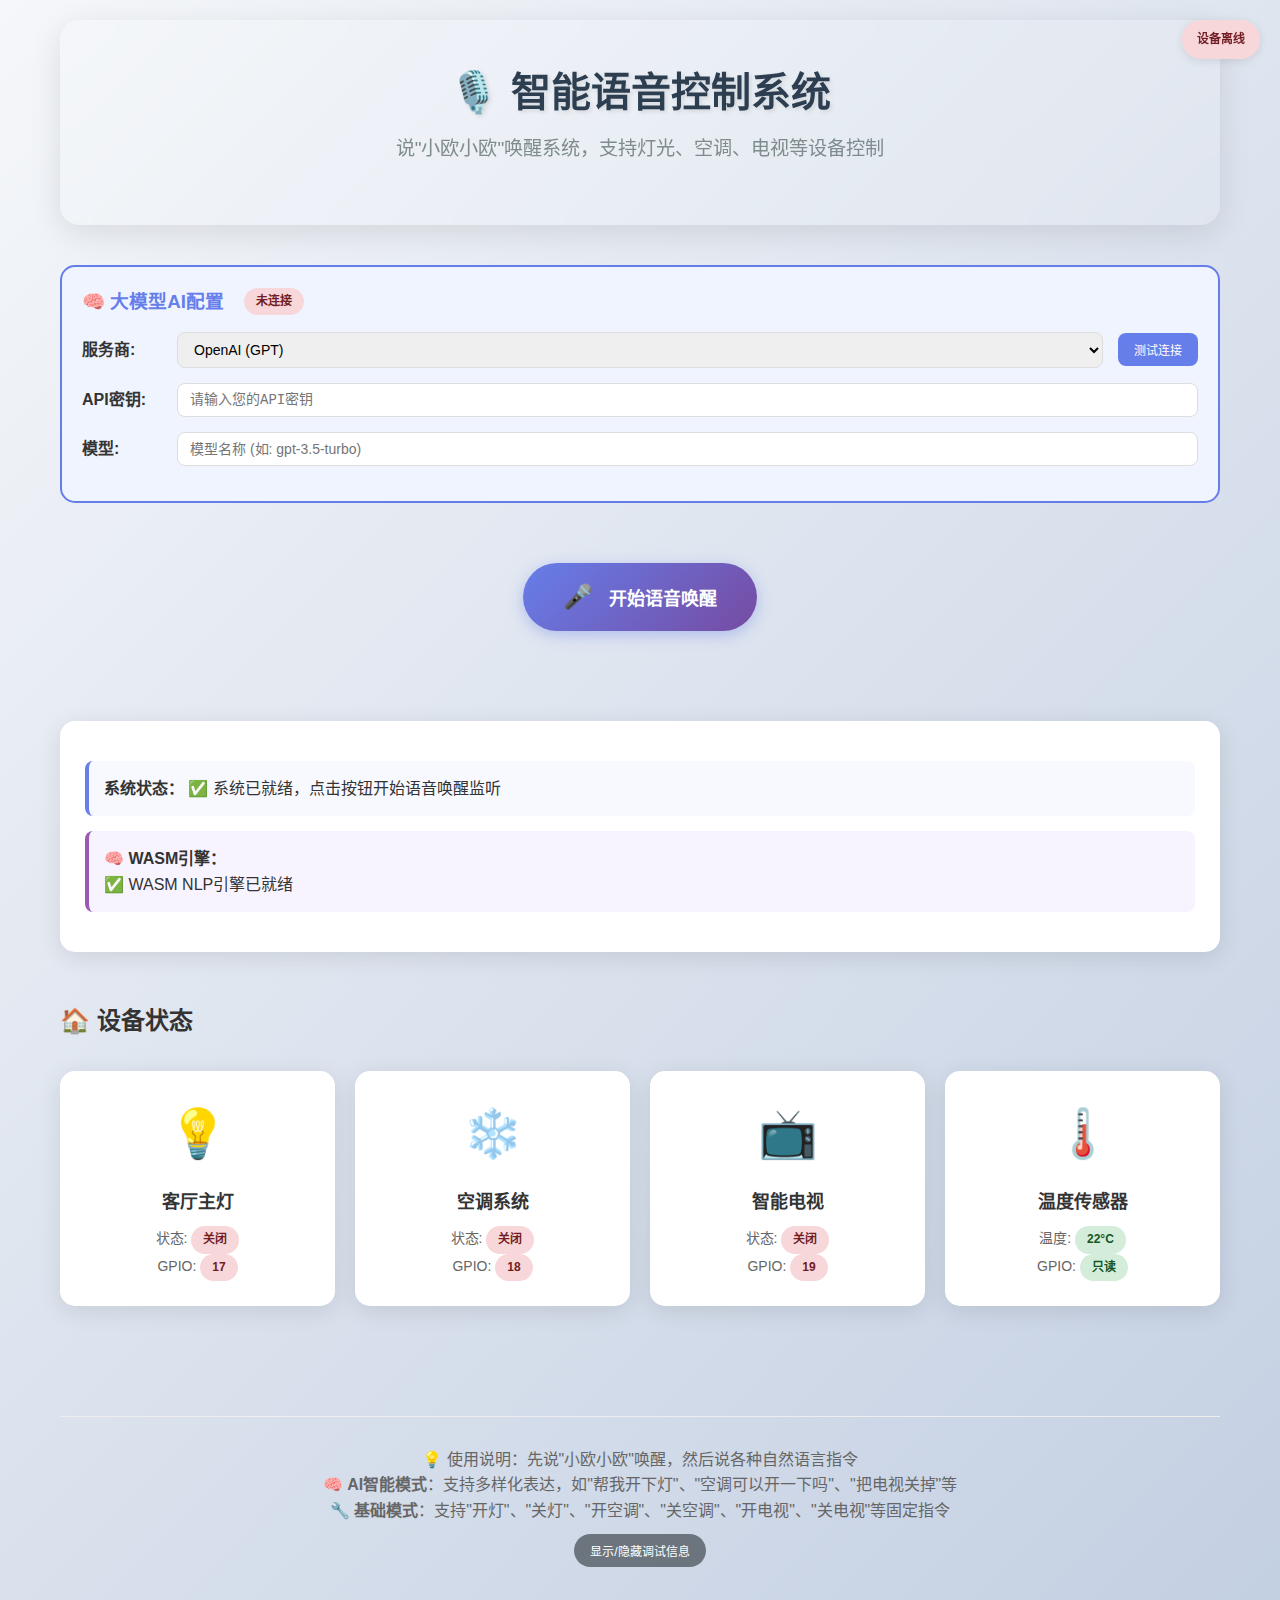
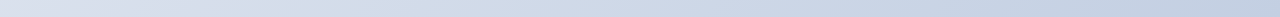
<file: src/最终版本/index.html>
<!DOCTYPE html>
<html lang="zh-CN">
<head>
    <meta charset="UTF-8">
    <meta name="viewport" content="width=device-width, initial-scale=1.0">
    <title>智能语音控制系统</title>
    <link rel="stylesheet" href="styles.css">
    <!-- 大模型API配置 -->
    <style>
        .api-config {
            background: #f0f4ff;
            border: 2px solid #667eea;
            border-radius: 15px;
            padding: 20px;
            margin: 20px 0;
        }
        
        .api-config h3 {
            margin-top: 0;
            color: #667eea;
            display: flex;
            align-items: center;
            gap: 10px;
        }
        
        .config-row {
            display: flex;
            align-items: center;
            gap: 15px;
            margin: 15px 0;
            flex-wrap: wrap;
        }
        
        .config-row label {
            min-width: 80px;
            font-weight: bold;
        }
        
        .config-row input, .config-row select {
            flex: 1;
            padding: 8px 12px;
            border: 1px solid #ddd;
            border-radius: 8px;
            font-size: 14px;
        }
        
        .config-row input[type="password"] {
            font-family: monospace;
        }
        
        .api-status {
            display: inline-block;
            padding: 4px 12px;
            border-radius: 20px;
            font-size: 12px;
            font-weight: bold;
            margin-left: 10px;
        }
        
        .api-status.connected {
            background: #d4edda;
            color: #155724;
        }
        
        .api-status.disconnected {
            background: #f8d7da;
            color: #721c24;
        }
        
        .api-status.testing {
            background: #fff3cd;
            color: #856404;
        }
        
        .test-btn {
            padding: 8px 16px;
            background: #667eea;
            color: white;
            border: none;
            border-radius: 8px;
            cursor: pointer;
            font-size: 12px;
        }
        
        .test-btn:hover {
            background: #5a6fd8;
        }
        
        .test-btn:disabled {
            background: #ccc;
            cursor: not-allowed;
        }
        
        /* 增强的样式 */
        .voice-control {
            text-align: center;
            margin: 40px 0;
        }
        
        .mic-button {
            display: inline-block;
            padding: 20px 40px;
            font-size: 18px;
            font-weight: bold;
            background: linear-gradient(135deg, #667eea 0%, #764ba2 100%);
            color: white;
            border: none;
            border-radius: 50px;
            cursor: pointer;
            transition: all 0.3s ease;
            box-shadow: 0 4px 15px rgba(102, 126, 234, 0.4);
            position: relative;
            overflow: hidden;
        }
        
        .mic-button:hover {
            transform: translateY(-2px);
            box-shadow: 0 6px 20px rgba(102, 126, 234, 0.6);
        }
        
        .mic-button:disabled {
            background: #ccc;
            cursor: not-allowed;
            transform: none;
            box-shadow: none;
        }
        
        .mic-button.listening {
            background: linear-gradient(135deg, #11998e 0%, #38ef7d 100%);
            animation: pulse 2s infinite;
        }
        
        .mic-button.wake-listening {
            background: linear-gradient(135deg, #ff6b6b 0%, #feca57 100%);
            animation: wakeGlow 1.5s infinite;
        }
        
        @keyframes pulse {
            0% {
                box-shadow: 0 0 0 0 rgba(56, 239, 125, 0.7);
            }
            70% {
                box-shadow: 0 0 0 20px rgba(56, 239, 125, 0);
            }
            100% {
                box-shadow: 0 0 0 0 rgba(56, 239, 125, 0);
            }
        }
        
        @keyframes wakeGlow {
            0% {
                box-shadow: 0 0 0 0 rgba(255, 107, 107, 0.7);
            }
            70% {
                box-shadow: 0 0 0 15px rgba(255, 107, 107, 0);
            }
            100% {
                box-shadow: 0 0 0 0 rgba(255, 107, 107, 0);
            }
        }
        
        .mic-icon {
            font-size: 24px;
            margin-right: 10px;
        }
        
        .status-panel {
            background: white;
            border-radius: 15px;
            padding: 25px;
            margin: 20px 0;
            box-shadow: 0 5px 25px rgba(0,0,0,0.1);
        }
        
        .status-item {
            margin: 15px 0;
            padding: 15px;
            border-left: 4px solid #667eea;
            background: #f8f9ff;
            border-radius: 8px;
        }
        
        .status-item.result {
            border-left-color: #38ef7d;
            background: #f0fff4;
        }
        
        .status-item.error {
            border-left-color: #ff6b6b;
            background: #fff5f5;
        }
        
        .status-item.wake {
            border-left-color: #feca57;
            background: #fffbf0;
        }
        
        .status-item.wasm {
            border-left-color: #9b59b6;
            background: #f8f4ff;
        }
        
        .device-grid {
            display: grid;
            grid-template-columns: repeat(auto-fit, minmax(250px, 1fr));
            gap: 20px;
            margin: 30px 0;
        }
        
        .device-card {
            background: white;
            border-radius: 15px;
            padding: 25px;
            text-align: center;
            box-shadow: 0 5px 25px rgba(0,0,0,0.1);
            transition: transform 0.3s ease;
        }
        
        .device-card:hover {
            transform: translateY(-5px);
        }
        
        .device-icon {
            font-size: 48px;
            margin-bottom: 15px;
        }
        
        .device-name {
            font-size: 18px;
            font-weight: bold;
            margin-bottom: 10px;
            color: #333;
        }
        
        .device-status {
            font-size: 14px;
            color: #666;
        }
        
        .status-indicator {
            display: inline-block;
            padding: 4px 12px;
            border-radius: 20px;
            font-weight: bold;
            font-size: 12px;
        }
        
        .status-on {
            background: #d4edda;
            color: #155724;
        }
        
        .status-off {
            background: #f8d7da;
            color: #721c24;
        }
        
        .debug-panel {
            background: #1e1e1e;
            color: #00ff00;
            border-radius: 10px;
            padding: 20px;
            margin-top: 30px;
            font-family: 'Courier New', monospace;
            font-size: 12px;
            max-height: 300px;
            overflow-y: auto;
        }
        
        .debug-panel h3 {
            color: #fff;
            margin-top: 0;
            border-bottom: 1px solid #444;
            padding-bottom: 10px;
        }
        
        .connection-status {
            position: fixed;
            top: 20px;
            right: 20px;
            padding: 10px 15px;
            border-radius: 25px;
            font-size: 12px;
            font-weight: bold;
            z-index: 1000;
            box-shadow: 0 2px 10px rgba(0,0,0,0.1);
        }
        
        .connection-online {
            background: #d4edda;
            color: #155724;
        }
        
        .connection-offline {
            background: #f8d7da;
            color: #721c24;
        }
        
        .footer {
            text-align: center;
            padding: 30px 0;
            color: #666;
            border-top: 1px solid #eee;
            margin-top: 50px;
        }
        
        .toggle-debug {
            background: #6c757d;
            color: white;
            border: none;
            padding: 8px 16px;
            border-radius: 20px;
            cursor: pointer;
            font-size: 12px;
            margin-top: 10px;
            transition: background 0.3s;
        }
        
        .toggle-debug:hover {
            background: #5a6268;
        }

        .wake-indicator {
            position: fixed;
            top: 50%;
            left: 50%;
            transform: translate(-50%, -50%);
            background: rgba(255, 107, 107, 0.9);
            color: white;
            padding: 20px 30px;
            border-radius: 50px;
            font-size: 18px;
            font-weight: bold;
            z-index: 2000;
            display: none;
            animation: bounceIn 0.5s ease-out;
        }

        @keyframes bounceIn {
            0% {
                opacity: 0;
                transform: translate(-50%, -50%) scale(0.3);
            }
            50% {
                opacity: 1;
                transform: translate(-50%, -50%) scale(1.05);
            }
            100% {
                opacity: 1;
                transform: translate(-50%, -50%) scale(1);
            }
        }
    </style>
</head>
<body>
    <div class="container">
        <header>
            <h1>🎙️ 智能语音控制系统</h1>
            <p>说"小欧小欧"唤醒系统，支持灯光、空调、电视等设备控制</p>
        </header>
        
        <!-- 大模型API配置区域 -->
        <div class="api-config">
            <h3>
                🧠 大模型AI配置
                <span id="api-status" class="api-status disconnected">未连接</span>
            </h3>
            <div class="config-row">
                <label for="api-provider">服务商:</label>
                <select id="api-provider">
                    <option value="openai">OpenAI (GPT)</option>
                    <option value="anthropic">Anthropic (Claude)</option>
                    <option value="zhipu">智谱AI (GLM)</option>
                    <option value="qwen">通义千问</option>
                    <option value="moonshot">Moonshot (Kimi)</option>
                    <option value="custom">自定义API</option>
                </select>
                <button id="test-api-btn" class="test-btn" onclick="testApiConnection()">测试连接</button>
            </div>
            <div class="config-row">
                <label for="api-key">API密钥:</label>
                <input type="password" id="api-key" placeholder="请输入您的API密钥">
            </div>
            <div class="config-row" id="custom-url-row" style="display: none;">
                <label for="api-url">API地址:</label>
                <input type="text" id="api-url" placeholder="https://api.example.com/v1/chat/completions">
            </div>
            <div class="config-row">
                <label for="api-model">模型:</label>
                <input type="text" id="api-model" placeholder="模型名称 (如: gpt-3.5-turbo)">
            </div>
        </div>
        
        <main>
            <div class="voice-control">
                <button id="start-recognition" class="mic-button">
                    <span class="mic-icon">🎤</span>
                    <span class="mic-text">正在初始化...</span>
                </button>
            </div>
            
            <div class="status-panel">
                <div class="status-item">
                    <strong>系统状态：</strong>
                    <span id="listening-status">正在初始化系统...</span>
                </div>
                
                <div class="status-item wasm" id="wasm-container" style="display:none;">
                    <strong>🧠 WASM引擎：</strong>
                    <div id="wasm-status"></div>
                </div>
                
                <div class="status-item wake" id="wake-container" style="display:none;">
                    <strong>🔊 唤醒状态：</strong>
                    <div id="wake-status"></div>
                </div>
                
                <div class="status-item" id="transcription-container" style="display:none;">
                    <strong>🎯 识别结果：</strong>
                    <div id="transcription"></div>
                </div>
                
                <div class="status-item result" id="command-container" style="display:none;">
                    <strong>⚡ 指令解析：</strong>
                    <div id="command-result"></div>
                </div>

                <div class="status-item wasm" id="gpio-container" style="display:none;">
                    <strong>🔌 GPIO控制：</strong>
                    <div id="gpio-command"></div>
                </div>

                <div class="status-item result" id="response-container" style="display:none;">
                    <strong>🗣️ 系统回应：</strong>
                    <div id="voice-response"></div>
                </div>
            </div>
            
            <div class="device-controls">
                <h2>🏠 设备状态</h2>
                <div class="device-grid">
                    <div class="device-card">
                        <div class="device-icon">💡</div>
                        <div class="device-name">客厅主灯</div>
                        <div class="device-status">
                            状态: <span id="light-status" class="status-indicator status-off">关闭</span><br>
                            GPIO: <span class="status-indicator status-off">17</span>
                        </div>
                    </div>
                    
                    <div class="device-card">
                        <div class="device-icon">❄️</div>
                        <div class="device-name">空调系统</div>
                        <div class="device-status">
                            状态: <span id="ac-status" class="status-indicator status-off">关闭</span><br>
                            GPIO: <span class="status-indicator status-off">18</span>
                        </div>
                    </div>
                    
                    <div class="device-card">
                        <div class="device-icon">📺</div>
                        <div class="device-name">智能电视</div>
                        <div class="device-status">
                            状态: <span id="tv-status" class="status-indicator status-off">关闭</span><br>
                            GPIO: <span class="status-indicator status-off">19</span>
                        </div>
                    </div>
                    
                    <div class="device-card">
                        <div class="device-icon">🌡️</div>
                        <div class="device-name">温度传感器</div>
                        <div class="device-status">
                            温度: <span class="status-indicator status-on">22°C</span><br>
                            GPIO: <span class="status-indicator status-on">只读</span>
                        </div>
                    </div>
                </div>
            </div>
            
            <div class="footer">
                <p>💡 使用说明：先说"小欧小欧"唤醒，然后说各种自然语言指令</p>
                <p>🧠 <strong>AI智能模式</strong>：支持多样化表达，如"帮我开下灯"、"空调可以开一下吗"、"把电视关掉"等</p>
                <p>🔧 <strong>基础模式</strong>：支持"开灯"、"关灯"、"开空调"、"关空调"、"开电视"、"关电视"等固定指令</p>
                <button class="toggle-debug" onclick="toggleDebug()">显示/隐藏调试信息</button>
            </div>
            
            <div class="debug-panel" id="debug-panel" style="display:none;">
                <h3>🔧 系统调试信息</h3>
                <div id="debug-info">系统启动中...</div>
            </div>
        </main>
    </div>
    
    <!-- 连接状态指示器 -->
    <div id="connection-status" class="connection-status connection-offline">
        设备离线
    </div>

    <!-- 唤醒提示 -->
    <div id="wake-indicator" class="wake-indicator">
        🎯 小欧已唤醒，请说出指令
    </div>

    <!-- 引入WASM模块 -->
    <script src="nlp-parser.js"></script>

    <script>
        console.log('🚀 智能语音控制系统启动中...');
        
        document.addEventListener('DOMContentLoaded', function() {
            console.log('✅ DOM加载完成');
            
            // 获取DOM元素
            const startBtn = document.getElementById('start-recognition');
            const status = document.getElementById('listening-status');
            const wasmContainer = document.getElementById('wasm-container');
            const wasmStatus = document.getElementById('wasm-status');
            const wakeContainer = document.getElementById('wake-container');
            const wakeStatus = document.getElementById('wake-status');
            const transcription = document.getElementById('transcription');
            const transcriptionContainer = document.getElementById('transcription-container');
            const commandResult = document.getElementById('command-result');
            const commandContainer = document.getElementById('command-container');
            const gpioContainer = document.getElementById('gpio-container');
            const gpioCommand = document.getElementById('gpio-command');
            const responseContainer = document.getElementById('response-container');
            const voiceResponse = document.getElementById('voice-response');
            const lightStatus = document.getElementById('light-status');
            const acStatus = document.getElementById('ac-status');
            const tvStatus = document.getElementById('tv-status');
            const debugInfo = document.getElementById('debug-info');
            const connectionStatus = document.getElementById('connection-status');
            const wakeIndicator = document.getElementById('wake-indicator');
            
            // 语音合成对象
            let speechSynthesis = window.speechSynthesis;
            let currentVoice = null;

            // WASM模块
            let nlpModule = null;
            let isWasmReady = false;

            // 系统状态
            let isWakeListening = false;  // 是否在等待唤醒词
            let isCommandListening = false;  // 是否在等待指令
            let wakeRecognition = null;
            let commandRecognition = null;
            
            // 大模型API配置
            let apiConfig = {
                provider: 'openai',
                apiKey: '',
                apiUrl: '',
                model: 'gpt-3.5-turbo',
                isConnected: false
            };
            
            // 加载保存的API配置
            function loadApiConfig() {
                const saved = localStorage.getItem('apiConfig');
                if (saved) {
                    apiConfig = { ...apiConfig, ...JSON.parse(saved) };
                    document.getElementById('api-provider').value = apiConfig.provider;
                    document.getElementById('api-key').value = apiConfig.apiKey;
                    document.getElementById('api-url').value = apiConfig.apiUrl;
                    document.getElementById('api-model').value = apiConfig.model;
                    updateApiProviderUI();
                    if (apiConfig.apiKey) {
                        testApiConnection();
                    }
                }
            }
            
            // 保存API配置
            function saveApiConfig() {
                localStorage.setItem('apiConfig', JSON.stringify(apiConfig));
            }
            
            // 更新API服务商UI
            function updateApiProviderUI() {
                const provider = document.getElementById('api-provider').value;
                const customUrlRow = document.getElementById('custom-url-row');
                const modelInput = document.getElementById('api-model');
                
                apiConfig.provider = provider;
                
                if (provider === 'custom') {
                    customUrlRow.style.display = 'flex';
                } else {
                    customUrlRow.style.display = 'none';
                }
                
                // 设置默认模型
                const defaultModels = {
                    'openai': 'gpt-3.5-turbo',
                    'anthropic': 'claude-3-haiku-20240307',
                    'zhipu': 'glm-4',
                    'qwen': 'qwen-turbo',
                    'moonshot': 'moonshot-v1-8k',
                    'custom': ''
                };
                
                if (defaultModels[provider] && !modelInput.value) {
                    modelInput.value = defaultModels[provider];
                    apiConfig.model = defaultModels[provider];
                }
                
                saveApiConfig();
            }
            
            // 获取API端点URL
            function getApiUrl(provider) {
                const urls = {
                    'openai': 'https://api.openai.com/v1/chat/completions',
                    'anthropic': 'https://api.anthropic.com/v1/messages',
                    'zhipu': 'https://open.bigmodel.cn/api/paas/v4/chat/completions',
                    'qwen': 'https://dashscope.aliyuncs.com/api/v1/services/aigc/text-generation/generation',
                    'moonshot': 'https://api.moonshot.cn/v1/chat/completions',
                    'custom': apiConfig.apiUrl
                };
                return urls[provider] || urls.custom;
            }
            

            
            // 更新API配置
            function updateApiConfig() {
                apiConfig.provider = document.getElementById('api-provider').value;
                apiConfig.apiKey = document.getElementById('api-key').value.trim(); // 自动去除前后空格
                apiConfig.apiUrl = document.getElementById('api-url').value;
                apiConfig.model = document.getElementById('api-model').value;
                
                // 调试信息
                addDebug(`更新API配置: 服务商=${apiConfig.provider}, 模型=${apiConfig.model}, 密钥长度=${apiConfig.apiKey.length}`, 'info');
            }
            
            // 测试API连接
            async function testApiConnection() {
                const testBtn = document.getElementById('test-api-btn');
                const apiStatus = document.getElementById('api-status');
                
                // 先更新配置
                updateApiConfig();
                
                if (!apiConfig.apiKey.trim()) {
                    alert('请先填入API密钥');
                    return;
                }
                
                // 智谱AI密钥格式检查
                if (apiConfig.provider === 'zhipu') {
                    const trimmedKey = apiConfig.apiKey.trim();
                    if (trimmedKey.length < 20) {
                        alert('智谱AI密钥格式不正确，密钥长度过短');
                        return;
                    }
                }
                
                testBtn.disabled = true;
                testBtn.textContent = '测试中...';
                apiStatus.className = 'api-status testing';
                apiStatus.textContent = '测试中';
                
                try {
                    const result = await callLLMAPI('你好');
                    if (result && result.trim().length > 0) {
                        apiConfig.isConnected = true;
                        apiStatus.className = 'api-status connected';
                        apiStatus.textContent = '已连接';
                        addDebug(`大模型API连接测试成功，响应: ${result}`, 'success');
                        alert('API连接成功！');
                    } else {
                        throw new Error('API响应为空');
                    }
                } catch (error) {
                    apiConfig.isConnected = false;
                    apiStatus.className = 'api-status disconnected';
                    apiStatus.textContent = '连接失败';
                    addDebug(`API连接测试失败: ${error.message}`, 'error');
                    alert(`API连接失败: ${error.message}\n\n检查要点：\n1. API密钥格式是否正确\n2. 网络连接是否正常\n3. 是否有足够的API余额`);
                }
                
                testBtn.disabled = false;
                testBtn.textContent = '测试连接';
                saveApiConfig();
            }
            
            // 调用大模型API
            async function callLLMAPI(userMessage) {
                if (!apiConfig.apiKey) {
                    throw new Error('API密钥未配置');
                }
                
                const url = getApiUrl(apiConfig.provider);
                const headers = {
                    'Content-Type': 'application/json'
                };
                
                // 不同服务商的认证方式
                if (apiConfig.provider === 'openai' || apiConfig.provider === 'moonshot') {
                    headers['Authorization'] = `Bearer ${apiConfig.apiKey}`;
                } else if (apiConfig.provider === 'anthropic') {
                    headers['x-api-key'] = apiConfig.apiKey;
                    headers['anthropic-version'] = '2023-06-01';
                } else if (apiConfig.provider === 'zhipu') {
                    // 智谱AI使用Bearer认证，支持新版API Key格式
                    headers['Authorization'] = `Bearer ${apiConfig.apiKey}`;
                } else if (apiConfig.provider === 'qwen') {
                    headers['Authorization'] = `Bearer ${apiConfig.apiKey}`;
                } else if (apiConfig.provider === 'custom') {
                    headers['Authorization'] = `Bearer ${apiConfig.apiKey}`;
                }
                
                // 构建请求体
                let requestBody;
                
                if (apiConfig.provider === 'anthropic') {
                    requestBody = {
                        model: apiConfig.model,
                        max_tokens: 200,
                        messages: [
                            {
                                role: 'user',
                                content: userMessage
                            }
                        ]
                    };
                } else if (apiConfig.provider === 'qwen') {
                    requestBody = {
                        model: apiConfig.model,
                        input: {
                            messages: [
                                {
                                    role: 'user',
                                    content: userMessage
                                }
                            ]
                        },
                        parameters: {
                            max_tokens: 200
                        }
                    };
                } else {
                    // OpenAI兼容格式 (OpenAI, 智谱, Moonshot, 自定义)
                    requestBody = {
                        model: apiConfig.model,
                        messages: [
                            {
                                role: 'user',
                                content: userMessage
                            }
                        ],
                        max_tokens: 200,
                        temperature: 0.7
                    };
                }
                
                // 记录请求详情
                addDebug(`发送API请求到: ${url}`, 'info');
                addDebug(`请求头: ${JSON.stringify(headers, null, 2)}`, 'info');
                addDebug(`请求体: ${JSON.stringify(requestBody, null, 2)}`, 'info');
                
                const response = await fetch(url, {
                    method: 'POST',
                    headers: headers,
                    body: JSON.stringify(requestBody)
                });
                
                addDebug(`响应状态: ${response.status} ${response.statusText}`, 'info');
                
                if (!response.ok) {
                    const errorText = await response.text();
                    addDebug(`错误响应内容: ${errorText}`, 'error');
                    throw new Error(`HTTP ${response.status}: ${response.statusText}\n详细错误: ${errorText}`);
                }
                
                const data = await response.json();
                
                // 解析不同服务商的响应格式
                let content = '';
                if (apiConfig.provider === 'anthropic') {
                    content = data.content[0].text;
                } else if (apiConfig.provider === 'qwen') {
                    content = data.output.choices[0].message.content;
                } else {
                    // OpenAI兼容格式
                    content = data.choices[0].message.content;
                }
                
                return content;
            }
            
            // 初始化WASM模块
            async function initWasmModule() {
                try {
                    addDebug('开始加载WASM模块...', 'info');
                    wasmContainer.style.display = 'block';
                    wasmStatus.textContent = '正在加载WASM模块...';
                    
                    // 加载WASM模块
                    nlpModule = await createNlpParserModule();
                    isWasmReady = true;
                    
                    addDebug('WASM模块加载成功', 'success');
                    wasmStatus.textContent = '✅ WASM NLP引擎已就绪';
                    
                    return true;
                } catch (error) {
                    addDebug(`WASM模块加载失败: ${error.message}`, 'error');
                    wasmStatus.textContent = `❌ WASM加载失败: ${error.message}`;
                    isWasmReady = false;
                    return false;
                }
            }
            
            // 初始化语音合成
            function initSpeechSynthesis() {
                if ('speechSynthesis' in window) {
                    // 等待语音列表加载
                    speechSynthesis.onvoiceschanged = function() {
                        const voices = speechSynthesis.getVoices();
                        // 优先选择中文语音
                        currentVoice = voices.find(voice => 
                            voice.lang.includes('zh') || voice.lang.includes('cmn')
                        ) || voices[0];
                        
                        if (currentVoice) {
                            addDebug(`语音合成初始化成功，使用语音: ${currentVoice.name}`, 'success');
                        }
                    };
                    
                    // 触发语音列表加载
                    speechSynthesis.getVoices();
                    addDebug('语音合成功能可用', 'success');
                    return true;
                } else {
                    addDebug('浏览器不支持语音合成', 'warning');
                    return false;
                }
            }

            // 语音回应函数
            function speak(text) {
                if (!speechSynthesis || !currentVoice) {
                    addDebug('语音合成不可用', 'warning');
                    return;
                }

                // 停止当前播放
                speechSynthesis.cancel();

                const utterance = new SpeechSynthesisUtterance(text);
                utterance.voice = currentVoice;
                utterance.rate = 1.0;
                utterance.pitch = 1.0;
                utterance.volume = 1.0;

                utterance.onstart = function() {
                    addDebug(`开始语音回应: "${text}"`, 'voice');
                    voiceResponse.textContent = text;
                    responseContainer.style.display = 'block';
                };

                utterance.onend = function() {
                    addDebug('语音回应完成', 'voice');
                };

                utterance.onerror = function(event) {
                    addDebug(`语音回应错误: ${event.error}`, 'error');
                };

                speechSynthesis.speak(utterance);
            }
            
            // 调试信息函数
            function addDebug(message, type = 'info') {
                console.log(message);
                const now = new Date().toLocaleTimeString();
                const icons = {
                    info: 'ℹ️',
                    success: '✅',
                    error: '❌',
                    warning: '⚠️',
                    voice: '🎤',
                    wake: '🔊',
                    wasm: '🧠'
                };
                const icon = icons[type] || 'ℹ️';
                debugInfo.innerHTML = `<div>[${now}] ${icon} ${message}</div>` + debugInfo.innerHTML;
                
                // 限制调试信息条数
                const lines = debugInfo.getElementsByTagName('div');
                if (lines.length > 50) {
                    debugInfo.removeChild(lines[lines.length - 1]);
                }
            }
            
            // 更新连接状态
            function updateConnectionStatus(connected) {
                if (connected) {
                    connectionStatus.textContent = '设备在线';
                    connectionStatus.className = 'connection-status connection-online';
                } else {
                    connectionStatus.textContent = '设备离线';
                    connectionStatus.className = 'connection-status connection-offline';
                }
            }
            
            // 检查语音识别支持
            addDebug('检查浏览器语音识别支持...', 'info');
            const hasWebkitSpeech = 'webkitSpeechRecognition' in window;
            const hasSpeech = 'SpeechRecognition' in window;
            
            addDebug(`webkitSpeechRecognition: ${hasWebkitSpeech}`, 'info');
            addDebug(`SpeechRecognition: ${hasSpeech}`, 'info');
            
            if (!hasWebkitSpeech && !hasSpeech) {
                status.textContent = '❌ 浏览器不支持语音识别，请使用Chrome或Edge浏览器';
                startBtn.disabled = true;
                addDebug('浏览器不支持语音识别API', 'error');
                alert('您的浏览器不支持语音识别功能！\n\n请使用以下浏览器：\n• Google Chrome\n• Microsoft Edge\n• 其他基于Chromium的浏览器');
                return;
            }

            // 初始化语音合成
            const hasSpeechSynthesis = initSpeechSynthesis();
            
            const SpeechRecognition = window.SpeechRecognition || window.webkitSpeechRecognition;
            
            // 创建唤醒词识别器
            try {
                wakeRecognition = new SpeechRecognition();
                wakeRecognition.continuous = true;  // 持续监听
                wakeRecognition.interimResults = true;
                wakeRecognition.lang = 'zh-CN';
                wakeRecognition.maxAlternatives = 1;
                
                // 创建指令识别器
                commandRecognition = new SpeechRecognition();
                commandRecognition.continuous = false;
                commandRecognition.interimResults = true;
                commandRecognition.lang = 'zh-CN';
                commandRecognition.maxAlternatives = 1;
                
                addDebug('语音识别引擎初始化成功', 'success');
            } catch (error) {
                addDebug(`语音识别初始化失败: ${error.message}`, 'error');
                status.textContent = '❌ 语音识别初始化失败';
                startBtn.disabled = true;
                return;
            }
            
            // 按钮点击事件
            startBtn.addEventListener('click', function() {
                if (isWakeListening) {
                    // 停止唤醒监听
                    stopWakeListening();
                } else if (isCommandListening) {
                    // 停止指令监听
                    stopCommandListening();
                } else {
                    // 开始唤醒监听
                    startWakeListening();
                }
            });

            // 开始唤醒监听
            function startWakeListening() {
                if (!isWasmReady) {
                    addDebug('WASM模块未就绪，无法启动唤醒监听', 'error');
                    status.textContent = '❌ 等待WASM模块加载...';
                    return;
                }

                try {
                    addDebug('开始监听唤醒词 "小欧小欧"', 'wake');
                    isWakeListening = true;
                    
                    startBtn.classList.add('wake-listening');
                    startBtn.querySelector('.mic-text').textContent = '正在监听唤醒词... (点击停止)';
                    status.textContent = '🔊 正在监听 "小欧小欧"，请清晰说出唤醒词...';
                    
                    wakeContainer.style.display = 'block';
                    wakeStatus.textContent = '等待唤醒词 "小欧小欧"...';
                    
                    wakeRecognition.start();
                } catch (error) {
                    addDebug(`启动唤醒监听失败: ${error.message}`, 'error');
                    status.textContent = '❌ 启动失败: ' + error.message;
                    isWakeListening = false;
                }
            }

            // 停止唤醒监听
            function stopWakeListening() {
                addDebug('停止唤醒监听', 'wake');
                isWakeListening = false;
                wakeRecognition.stop();
                
                startBtn.classList.remove('wake-listening');
                startBtn.querySelector('.mic-text').textContent = '开始语音唤醒';
                status.textContent = '⏸️ 已停止监听，点击按钮重新开始';
                wakeContainer.style.display = 'none';
            }

            // 开始指令监听
            function startCommandListening() {
                try {
                    addDebug('开始监听语音指令', 'voice');
                    isCommandListening = true;
                    
                    startBtn.classList.add('listening');
                    startBtn.querySelector('.mic-text').textContent = '正在监听指令... (点击停止)';
                    status.textContent = '🎙️ 请说出您的指令...';

                    // 显示唤醒提示
                    wakeIndicator.style.display = 'block';
                    setTimeout(() => {
                        wakeIndicator.style.display = 'none';
                    }, 2000);
                    
                    commandRecognition.start();
                } catch (error) {
                    addDebug(`启动指令监听失败: ${error.message}`, 'error');
                    isCommandListening = false;
                }
            }

            // 停止指令监听
            function stopCommandListening() {
                addDebug('停止指令监听', 'voice');
                isCommandListening = false;
                commandRecognition.stop();
                
                startBtn.classList.remove('listening');
                
                // 回到唤醒监听模式
                setTimeout(() => {
                    if (!isWakeListening && !isCommandListening) {
                        startWakeListening();
                    }
                }, 1000);
            }
            
            // 唤醒词识别事件
            wakeRecognition.onresult = function(event) {
                let transcript = '';
                
                // 获取最新的识别结果
                for (let i = event.resultIndex; i < event.results.length; i++) {
                    if (event.results[i].isFinal) {
                        transcript += event.results[i][0].transcript;
                    }
                }
                
                if (transcript) {
                    const cleanText = transcript.replace(/[。！？，、；：""''（）【】\s]/g, '').toLowerCase();
                    addDebug(`唤醒监听结果: "${transcript}" -> "${cleanText}"`, 'wake');
                    
                    wakeStatus.textContent = `监听到: "${transcript}"`;
                    
                    // 检查是否包含唤醒词
                    if (cleanText.includes('小欧小欧') || cleanText.includes('小欧') || 
                        cleanText.includes('xiaoou') || cleanText.includes('小o')) {
                        
                        addDebug('检测到唤醒词！切换到指令模式', 'wake');
                        wakeStatus.textContent = '✅ 唤醒成功！正在切换到指令模式...';
                        
                        // 语音回应
                        if (hasSpeechSynthesis) {
                            speak('我在，请说出您的指令');
                        }
                        
                        // 停止唤醒监听，开始指令监听
                        stopWakeListening();
                        setTimeout(() => {
                            startCommandListening();
                        }, 500);
                    }
                }
            };

            wakeRecognition.onerror = function(event) {
                addDebug(`唤醒监听错误: ${event.error}`, 'error');
                if (event.error !== 'no-speech') {
                    wakeStatus.textContent = `错误: ${event.error}`;
                }
            };

            wakeRecognition.onend = function() {
                if (isWakeListening) {
                    // 如果还在唤醒模式，重新启动监听
                    setTimeout(() => {
                        if (isWakeListening) {
                            try {
                                wakeRecognition.start();
                            } catch (error) {
                                addDebug(`重启唤醒监听失败: ${error.message}`, 'error');
                            }
                        }
                    }, 100);
                }
            };
            
            // 指令识别事件
            commandRecognition.onresult = function(event) {
                addDebug(`收到指令识别结果，共${event.results.length}条`, 'voice');
                
                let transcript = '';
                let isFinal = false;
                
                // 获取识别结果
                for (let i = event.resultIndex; i < event.results.length; i++) {
                    const result = event.results[i];
                    if (result.isFinal) {
                        transcript = result[0].transcript.trim();
                        isFinal = true;
                        break;
                    }
                }
                
                // 如果没有最终结果，获取临时结果
                if (!transcript && event.results.length > 0) {
                    transcript = event.results[event.results.length - 1][0].transcript.trim();
                }
                
                if (transcript) {
                    addDebug(`识别文本: "${transcript}" (${isFinal ? '最终结果' : '临时结果'})`, 'voice');
                    
                    // 显示识别结果
                    transcription.textContent = `"${transcript}"${isFinal ? '' : ' (识别中...)'}`;
                    transcriptionContainer.style.display = 'block';
                    
                    // 只处理最终结果
                    if (isFinal) {
                        parseCommandWithWasm(transcript);

                        // 指令处理完成，停止监听
                        setTimeout(() => {
                            stopCommandListening();
                        }, 1000);
                    }
                }
            };
            
            commandRecognition.onerror = function(event) {
                addDebug(`指令识别错误: ${event.error}`, 'error');
                
                let errorMessage = '指令识别失败';
                switch (event.error) {
                    case 'not-allowed':
                        errorMessage = '❌ 麦克风权限被拒绝，请允许麦克风访问';
                        alert('请允许麦克风权限！\n\n在浏览器地址栏左侧点击🔒图标，然后允许麦克风访问。');
                        break;
                    case 'no-speech':
                        errorMessage = '⚠️ 没有检测到语音，请重试';
                        if (hasSpeechSynthesis) {
                            speak('没有听到您的指令，请重新说出');
                        }
                        break;
                    case 'audio-capture':
                        errorMessage = '❌ 麦克风设备无法使用';
                        break;
                    case 'network':
                        errorMessage = '❌ 网络连接失败';
                        break;
                }
                
                status.textContent = errorMessage;
            };
            
            commandRecognition.onend = function() {
                addDebug('指令识别会话结束', 'info');
                isCommandListening = false;
                startBtn.classList.remove('listening');
                startBtn.querySelector('.mic-text').textContent = '开始语音唤醒';
                status.textContent = '⏸️ 指令识别完成';
            };
            
            // 智能指令解析 - 协作架构：大模型API(语义理解) + WASM(快速处理)
            function parseCommandWithWasm(text) {
                // 优先使用大模型API进行语义理解和标准化
                if (apiConfig.isConnected) {
                    addDebug(`🧠 启用AI+WASM协作模式处理指令: "${text}"`, 'info');
                    parseCommandWithLLM(text);
                    return;
                }
                
                // 如果没有大模型API，直接使用WASM处理原始指令
                addDebug(`⚡ 仅使用WASM模式处理指令: "${text}"`, 'info');
                processWithWasm(text);
            }
            
            // 使用大模型API解析语音指令
            async function parseCommandWithLLM(text) {
                try {
                    addDebug(`使用大模型API解析指令: "${text}"`, 'info');
                    
                    // 构建更详细的提示词 - 只输出标准化指令
                    const prompt = `用户说："${text}"

请分析这句话是否是智能家居控制指令，并将其转换为标准化的简单指令。

支持的设备：
- 灯/照明设备/灯光 → 统一为"灯"
- 空调/冷气/制冷设备 → 统一为"空调"  
- 电视/电视机/显示器 → 统一为"电视"

支持的操作：
- 打开/开启/启动/开/打开一下/启动一下 → 统一为"开"
- 关闭/关/停止/关掉/关闭一下 → 统一为"关"

请返回JSON格式结果：
{
  "standardCommand": "开灯|关灯|开空调|关空调|开电视|关电视",
  "confidence": 0.95,
  "response": "好的，正在为您开灯"
}

如果不是设备控制指令或无法识别，返回：
{
  "standardCommand": "",
  "confidence": 0.0,
  "response": "抱歉，我不理解这个指令。"
}

只返回JSON，不要其他文字。`;

                    const apiResponse = await callLLMAPI(prompt);
                    addDebug(`大模型API原始响应: ${apiResponse}`, 'info');
                    
                    // 尝试解析JSON响应
                    let llmResult;
                    try {
                        // 提取JSON部分（去除可能的markdown格式）
                        const jsonMatch = apiResponse.match(/\{[\s\S]*\}/);
                        if (jsonMatch) {
                            llmResult = JSON.parse(jsonMatch[0]);
                        } else {
                            llmResult = JSON.parse(apiResponse);
                        }
                    } catch (jsonError) {
                        addDebug(`JSON解析失败: ${jsonError.message}`, 'warning');
                        // 如果API解析失败，直接使用原始指令进入WASM
                        processWithWasm(text);
                        return;
                    }
                    
                    addDebug(`大模型解析结果: ${JSON.stringify(llmResult)}`, 'success');
                    
                    // 检查大模型解析结果的有效性
                    if (llmResult && llmResult.standardCommand && 
                        llmResult.standardCommand.trim() !== '' && llmResult.confidence > 0.5) {
                        
                        addDebug(`大模型API成功标准化指令: "${text}" → "${llmResult.standardCommand}"`, 'success');
                        
                        // 使用WASM处理标准化指令
                        processWithWasm(llmResult.standardCommand, llmResult.response);
                        
                    } else {
                        // 显示AI的解释
                        const errorMsg = llmResult.response || `无法理解指令 "${text}"`;
                        commandResult.textContent = errorMsg;
                        commandContainer.style.display = 'block';
                        commandContainer.className = 'status-item error';
                        
                        if (hasSpeechSynthesis) {
                            speak(errorMsg);
                        }
                    }
                    
                } catch (error) {
                    addDebug(`大模型API解析失败: ${error.message}`, 'error');
                    // 降级到直接WASM处理原始指令
                    addDebug('大模型API失败，直接使用WASM处理原始指令', 'warning');
                    processWithWasm(text);
                }
            }
            
            // WASM处理函数 - 接收标准化指令并输出GPIO命令
            function processWithWasm(standardCommand, aiResponse = null) {
                if (!isWasmReady || !nlpModule) {
                    addDebug('WASM模块不可用，使用备用解析', 'warning');
                    parseCommandFallback(standardCommand);
                    return;
                }

                try {
                    // 清理输入文本，移除标点符号和多余空格
                    const cleanText = standardCommand.replace(/[。！？，、；：""''（）【】]/g, '').trim();
                    addDebug(`使用WASM处理标准化指令: "${cleanText}"`, 'wasm');
                    
                    // 检查WASM模块函数是否存在
                    if (!nlpModule._parseCommandAndReturnJSON) {
                        throw new Error('WASM函数_parseCommandAndReturnJSON不存在');
                    }
                    
                    // 调用WASM函数解析指令（使用清理后的文本）
                    const jsonPtr = nlpModule.ccall('parseCommandAndReturnJSON', 'number', ['string'], [cleanText]);
                    
                    if (!jsonPtr || jsonPtr === 0) {
                        throw new Error('WASM函数返回空指针或0');
                    }
                    
                    // 获取JSON字符串
                    const jsonString = nlpModule.UTF8ToString(jsonPtr);
                    addDebug(`WASM解析结果: ${jsonString}`, 'wasm');
                    
                    // 释放内存
                    if (nlpModule._freeJSONResult) {
                        nlpModule._freeJSONResult(jsonPtr);
                    } else {
                        addDebug('警告：freeJSONResult函数不存在，可能有内存泄漏', 'warning');
                    }
                    
                    // 解析JSON结果
                    const command = JSON.parse(jsonString);
                    
                    // 检查解析结果的有效性
                    addDebug(`WASM解析到的指令对象: ${JSON.stringify(command)}`, 'wasm');
                    
                    if (command && command.action && command.target && 
                        command.action.trim() !== '' && command.target.trim() !== '') {
                        addDebug(`✅ 完整流程成功: 大模型API + WASM协作处理`, 'success');
                        commandResult.textContent = `${command.action} ${command.target}`;
                        commandContainer.style.display = 'block';
                        commandContainer.className = 'status-item result';
                        
                        // 显示GPIO控制命令
                        if (command.gpioCommand && command.gpioCommand.trim() !== '') {
                            gpioCommand.textContent = command.gpioCommand;
                            gpioContainer.style.display = 'block';
                            addDebug(`⚡ WASM生成GPIO控制命令: ${command.gpioCommand}`, 'wasm');
                        }
                        
                        // 执行设备控制
                        executeCommand(command);
                        
                        // 使用AI生成的回应（如果有）
                        if (aiResponse && hasSpeechSynthesis) {
                            speak(aiResponse);
                        } else if (hasSpeechSynthesis) {
                            speak(`好的，${command.target}已${command.action}`);
                        }
                    } else {
                        addDebug(`WASM返回了无效的指令对象: ${JSON.stringify(command)}`, 'warning');
                        // 如果WASM解析失败，尝试备用解析
                        addDebug('WASM解析失败，切换到备用解析器', 'warning');
                        parseCommandFallback(standardCommand);
                    }
                } catch (error) {
                    addDebug(`WASM解析失败: ${error.message}`, 'error');
                    addDebug(`错误堆栈: ${error.stack}`, 'error');
                    // 如果WASM解析失败，使用备用解析器
                    addDebug('由于WASM错误，切换到备用解析器', 'warning');
                    parseCommandFallback(standardCommand);
                }
            }
            
            // 备用指令解析（纯JavaScript）
            function parseCommandFallback(text) {
                addDebug('使用备用JavaScript解析器', 'warning');
                const cleanText = text.replace(/[。！？，、；：""''（）【】\s]/g, '').toLowerCase();
                
                let command = null;
                
                // 开灯指令
                if (cleanText.includes('开灯') || 
                    (cleanText.includes('打开') && cleanText.includes('灯'))) {
                    command = { action: '打开', target: '灯', gpioCommand: 'gpio 17 high' };
                }
                // 关灯指令
                else if (cleanText.includes('关灯') || 
                    (cleanText.includes('关闭') && cleanText.includes('灯'))) {
                    command = { action: '关闭', target: '灯', gpioCommand: 'gpio 17 low' };
                }
                // 开空调指令
                else if (cleanText.includes('开空调') || 
                    (cleanText.includes('打开') && cleanText.includes('空调'))) {
                    command = { action: '打开', target: '空调', gpioCommand: 'gpio 18 high' };
                }
                // 关空调指令
                else if (cleanText.includes('关空调') || 
                    (cleanText.includes('关闭') && cleanText.includes('空调'))) {
                    command = { action: '关闭', target: '空调', gpioCommand: 'gpio 18 low' };
                }
                // 开电视指令
                else if (cleanText.includes('开电视') || 
                    (cleanText.includes('打开') && cleanText.includes('电视'))) {
                    command = { action: '打开', target: '电视', gpioCommand: 'gpio 19 high' };
                }
                // 关电视指令
                else if (cleanText.includes('关电视') || 
                    (cleanText.includes('关闭') && cleanText.includes('电视'))) {
                    command = { action: '关闭', target: '电视', gpioCommand: 'gpio 19 low' };
                }

                if (command) {
                    commandResult.textContent = `${command.action} ${command.target}`;
                    commandContainer.style.display = 'block';
                    commandContainer.className = 'status-item result';
                    
                    // 显示GPIO控制命令
                    gpioCommand.textContent = command.gpioCommand;
                    gpioContainer.style.display = 'block';
                    
                    executeCommand(command);
                } else {
                    commandResult.textContent = `无法理解指令 "${text}"，请说支持的设备控制指令`;
                    commandContainer.style.display = 'block';
                    commandContainer.className = 'status-item error';
                    
                    // 语音回应
                    if (hasSpeechSynthesis) {
                        speak('抱歉，我没有理解您的指令，请说开灯、关灯、开空调、关空调、开电视、关电视等指令');
                    }
                }
            }
            
            // 执行设备控制指令
            // 执行设备控制指令
            async function executeCommand(command) {
                const isOn = command.action === '打开';
                let responseText = '';

                try {
                    addDebug(`准备发送控制命令到树莓派: ${JSON.stringify(command)}`, 'success');

                    // 构建请求体
                    const requestData = {
                        target: command.target,
                        action: command.action,
                        gpioCommand: command.gpioCommand
                    };
                
                    // 发送 POST 请求到树莓派服务器
                    const response = await fetch('http://192.168.177.179:5000/control', {
                        method: 'POST',
                        headers: {
                            'Content-Type': 'application/json',
                            'Accept': 'application/json'
                        },
                        body: JSON.stringify(requestData)
                    });
                
                    if (!response.ok) {
                        throw new Error(`HTTP 错误! 状态码: ${response.status}`);
                    }
                
                    const data = await response.json();
                
                    // 根据设备更新 UI
                    if (data.device === '灯') {
                        lightStatus.textContent = data.status === 'on' ? '开启' : '关闭';
                        lightStatus.className = `status-indicator ${data.status === 'on' ? 'status-on' : 'status-off'}`;
                    } else if (data.device === '空调') {
                        acStatus.textContent = data.status === 'on' ? '开启' : '关闭';
                        acStatus.className = `status-indicator ${data.status === 'on' ? 'status-on' : 'status-off'}`;
                    } else if (data.device === '电视') {
                        tvStatus.textContent = data.status === 'on' ? '开启' : '关闭';
                        tvStatus.className = `status-indicator ${data.status === 'on' ? 'status-on' : 'status-off'}`;
                    }
                
                    responseText = data.message;
                    addDebug(`树莓派响应: ${responseText}`, 'success');
                
                    // 更新连接状态
                    updateConnectionStatus(true);
                
                    // 语音回应
                    if (hasSpeechSynthesis && responseText) {
                        speak(responseText);
                    }
                } catch (error) {
                    addDebug(`发送控制命令失败: ${error.message}`, 'error');
                    updateConnectionStatus(false);
                    responseText = '抱歉，控制设备失败，请检查树莓派连接';

                    if (hasSpeechSynthesis) {
                        speak(responseText);
                    }
                }
            }
            
            
            // 系统初始化
            async function initializeSystem() {
                addDebug('系统初始化开始', 'info');
                
                // 加载API配置
                loadApiConfig();
                
                // 添加API配置事件监听器
                document.getElementById('api-provider').addEventListener('change', updateApiProviderUI);
                document.getElementById('api-key').addEventListener('input', function() {
                    apiConfig.apiKey = this.value;
                    saveApiConfig();
                });
                document.getElementById('api-url').addEventListener('input', function() {
                    apiConfig.apiUrl = this.value;
                    saveApiConfig();
                });
                document.getElementById('api-model').addEventListener('input', function() {
                    apiConfig.model = this.value;
                    saveApiConfig();
                });
                
                // 初始化WASM模块
                const wasmSuccess = await initWasmModule();
                
                if (wasmSuccess || apiConfig.isConnected) {
                    status.textContent = '✅ 系统已就绪，点击按钮开始语音唤醒监听';
                    startBtn.querySelector('.mic-text').textContent = '开始语音唤醒';
                    startBtn.disabled = false;
                    
                    addDebug('智能语音控制系统初始化完成', 'success');
                    updateConnectionStatus(false); // 初始状态为离线

                    // 显示当前解析引擎状态
                    if (apiConfig.isConnected) {
                        addDebug('🧠 大模型AI引擎已就绪，支持多样化语音指令', 'success');
                    } else if (wasmSuccess) {
                        addDebug('🔧 WASM引擎已就绪，支持基础语音指令', 'info');
                    }

                    // 自动开始唤醒监听
                    setTimeout(() => {
                        if (hasSpeechSynthesis) {
                            if (apiConfig.isConnected) {
                                speak('小欧语音助手已启动，AI智能引擎就绪，请说小欧小欧来唤醒我，支持多样化语音指令');
                            } else {
                                speak('小欧语音助手已启动，WASM引擎就绪，请说小欧小欧来唤醒我');
                            }
                        }
                        startWakeListening();
                    }, 1000);
                } else {
                    status.textContent = '❌ 未配置AI引擎且WASM模块加载失败，请配置API或检查WASM';
                    startBtn.querySelector('.mic-text').textContent = '需要配置';
                    startBtn.disabled = true;
                }
            }

            // 开始系统初始化
            initializeSystem();
        });
        
        // 切换调试面板显示
        function toggleDebug() {
            const debugPanel = document.getElementById('debug-panel');
            if (debugPanel.style.display === 'none') {
                debugPanel.style.display = 'block';
            } else {
                debugPanel.style.display = 'none';
            }
        }
        
        // 全局测试API连接函数
        window.testApiConnection = async function() {
            // 从DOM获取最新配置
            const provider = document.getElementById('api-provider').value;
            const apiKey = document.getElementById('api-key').value;
            const apiUrl = document.getElementById('api-url').value;
            const model = document.getElementById('api-model').value;
            
            if (!apiKey.trim()) {
                alert('请先填入API密钥');
                return;
            }
            
            // 更新全局配置对象
            window.apiConfig = window.apiConfig || {};
            window.apiConfig.provider = provider;
            window.apiConfig.apiKey = apiKey;
            window.apiConfig.apiUrl = apiUrl;
            window.apiConfig.model = model;
            
            // 如果在DOMContentLoaded内部，调用内部函数
            if (typeof testApiConnection === 'function') {
                await testApiConnection();
            } else {
                // 否则简单测试连接
                console.log('Testing API connection...', window.apiConfig);
                alert('API配置已保存，请刷新页面后重试');
            }
        };
    </script>
</body>
</html>
</file>
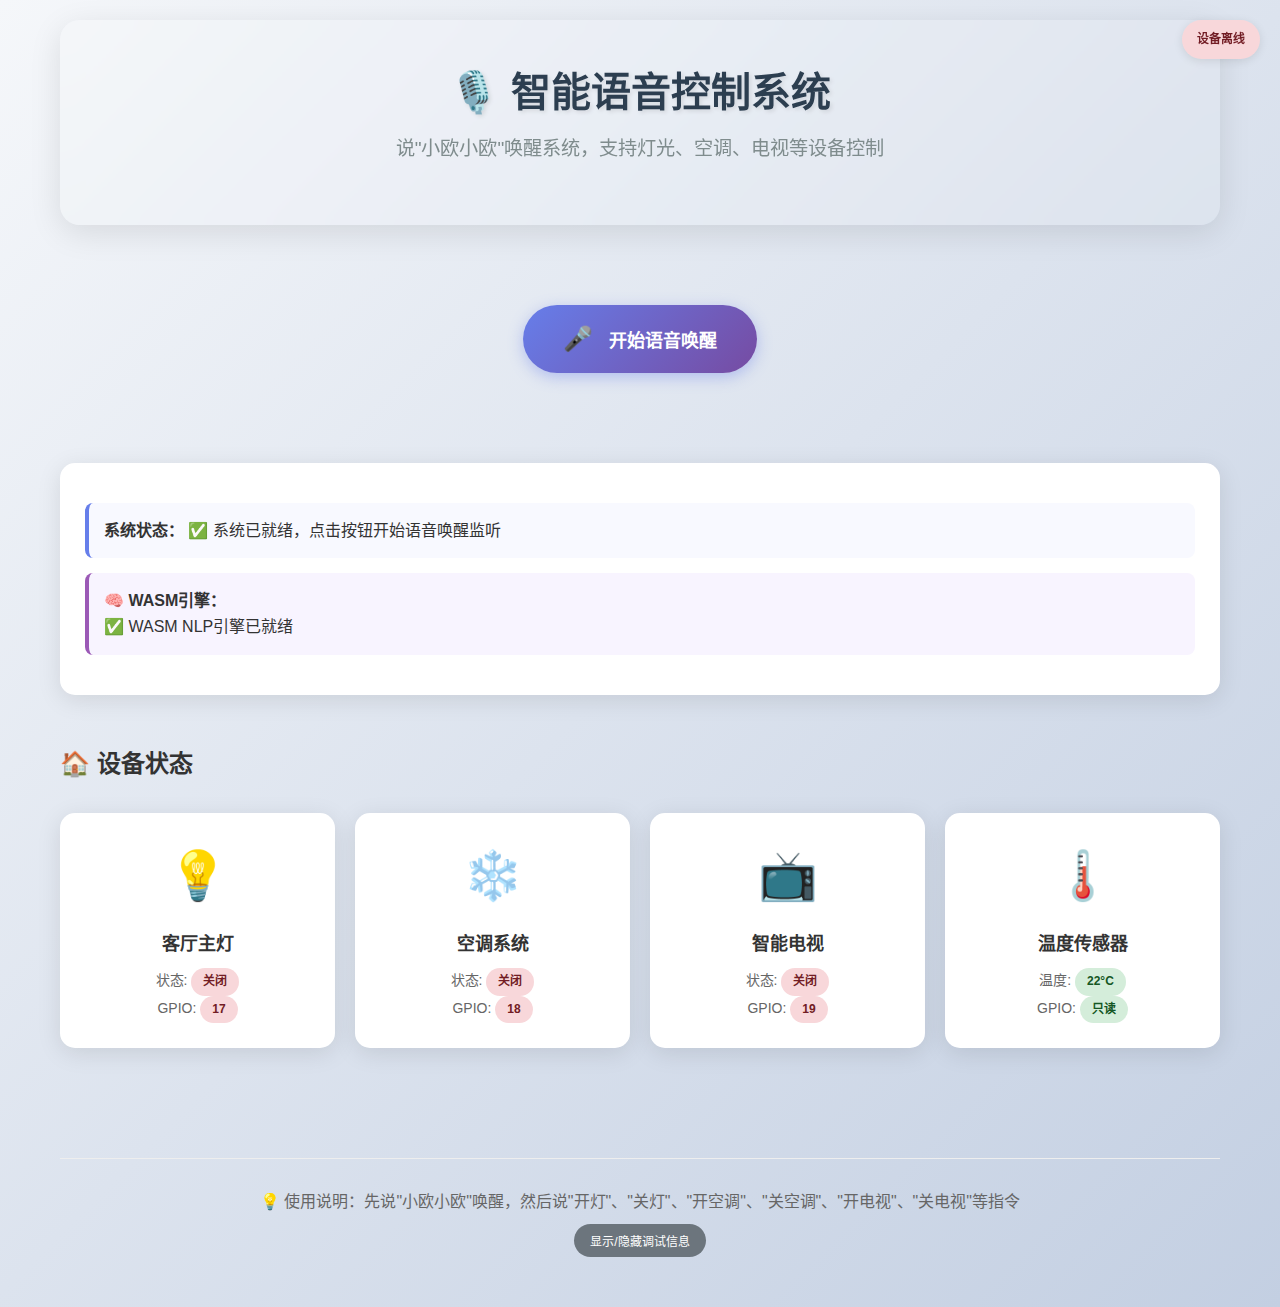
<file: src/用户端测试/index.html>
<!DOCTYPE html>
<html lang="zh-CN">
<head>
    <meta charset="UTF-8">
    <meta name="viewport" content="width=device-width, initial-scale=1.0">
    <title>智能语音控制系统</title>
    <link rel="stylesheet" href="styles.css">
    <style>
        /* 增强的样式 */
        .voice-control {
            text-align: center;
            margin: 40px 0;
        }
        
        .mic-button {
            display: inline-block;
            padding: 20px 40px;
            font-size: 18px;
            font-weight: bold;
            background: linear-gradient(135deg, #667eea 0%, #764ba2 100%);
            color: white;
            border: none;
            border-radius: 50px;
            cursor: pointer;
            transition: all 0.3s ease;
            box-shadow: 0 4px 15px rgba(102, 126, 234, 0.4);
            position: relative;
            overflow: hidden;
        }
        
        .mic-button:hover {
            transform: translateY(-2px);
            box-shadow: 0 6px 20px rgba(102, 126, 234, 0.6);
        }
        
        .mic-button:disabled {
            background: #ccc;
            cursor: not-allowed;
            transform: none;
            box-shadow: none;
        }
        
        .mic-button.listening {
            background: linear-gradient(135deg, #11998e 0%, #38ef7d 100%);
            animation: pulse 2s infinite;
        }
        
        .mic-button.wake-listening {
            background: linear-gradient(135deg, #ff6b6b 0%, #feca57 100%);
            animation: wakeGlow 1.5s infinite;
        }
        
        @keyframes pulse {
            0% {
                box-shadow: 0 0 0 0 rgba(56, 239, 125, 0.7);
            }
            70% {
                box-shadow: 0 0 0 20px rgba(56, 239, 125, 0);
            }
            100% {
                box-shadow: 0 0 0 0 rgba(56, 239, 125, 0);
            }
        }
        
        @keyframes wakeGlow {
            0% {
                box-shadow: 0 0 0 0 rgba(255, 107, 107, 0.7);
            }
            70% {
                box-shadow: 0 0 0 15px rgba(255, 107, 107, 0);
            }
            100% {
                box-shadow: 0 0 0 0 rgba(255, 107, 107, 0);
            }
        }
        
        .mic-icon {
            font-size: 24px;
            margin-right: 10px;
        }
        
        .status-panel {
            background: white;
            border-radius: 15px;
            padding: 25px;
            margin: 20px 0;
            box-shadow: 0 5px 25px rgba(0,0,0,0.1);
        }
        
        .status-item {
            margin: 15px 0;
            padding: 15px;
            border-left: 4px solid #667eea;
            background: #f8f9ff;
            border-radius: 8px;
        }
        
        .status-item.result {
            border-left-color: #38ef7d;
            background: #f0fff4;
        }
        
        .status-item.error {
            border-left-color: #ff6b6b;
            background: #fff5f5;
        }
        
        .status-item.wake {
            border-left-color: #feca57;
            background: #fffbf0;
        }
        
        .status-item.wasm {
            border-left-color: #9b59b6;
            background: #f8f4ff;
        }
        
        .device-grid {
            display: grid;
            grid-template-columns: repeat(auto-fit, minmax(250px, 1fr));
            gap: 20px;
            margin: 30px 0;
        }
        
        .device-card {
            background: white;
            border-radius: 15px;
            padding: 25px;
            text-align: center;
            box-shadow: 0 5px 25px rgba(0,0,0,0.1);
            transition: transform 0.3s ease;
        }
        
        .device-card:hover {
            transform: translateY(-5px);
        }
        
        .device-icon {
            font-size: 48px;
            margin-bottom: 15px;
        }
        
        .device-name {
            font-size: 18px;
            font-weight: bold;
            margin-bottom: 10px;
            color: #333;
        }
        
        .device-status {
            font-size: 14px;
            color: #666;
        }
        
        .status-indicator {
            display: inline-block;
            padding: 4px 12px;
            border-radius: 20px;
            font-weight: bold;
            font-size: 12px;
        }
        
        .status-on {
            background: #d4edda;
            color: #155724;
        }
        
        .status-off {
            background: #f8d7da;
            color: #721c24;
        }
        
        .debug-panel {
            background: #1e1e1e;
            color: #00ff00;
            border-radius: 10px;
            padding: 20px;
            margin-top: 30px;
            font-family: 'Courier New', monospace;
            font-size: 12px;
            max-height: 300px;
            overflow-y: auto;
        }
        
        .debug-panel h3 {
            color: #fff;
            margin-top: 0;
            border-bottom: 1px solid #444;
            padding-bottom: 10px;
        }
        
        .connection-status {
            position: fixed;
            top: 20px;
            right: 20px;
            padding: 10px 15px;
            border-radius: 25px;
            font-size: 12px;
            font-weight: bold;
            z-index: 1000;
            box-shadow: 0 2px 10px rgba(0,0,0,0.1);
        }
        
        .connection-online {
            background: #d4edda;
            color: #155724;
        }
        
        .connection-offline {
            background: #f8d7da;
            color: #721c24;
        }
        
        .footer {
            text-align: center;
            padding: 30px 0;
            color: #666;
            border-top: 1px solid #eee;
            margin-top: 50px;
        }
        
        .toggle-debug {
            background: #6c757d;
            color: white;
            border: none;
            padding: 8px 16px;
            border-radius: 20px;
            cursor: pointer;
            font-size: 12px;
            margin-top: 10px;
            transition: background 0.3s;
        }
        
        .toggle-debug:hover {
            background: #5a6268;
        }

        .wake-indicator {
            position: fixed;
            top: 50%;
            left: 50%;
            transform: translate(-50%, -50%);
            background: rgba(255, 107, 107, 0.9);
            color: white;
            padding: 20px 30px;
            border-radius: 50px;
            font-size: 18px;
            font-weight: bold;
            z-index: 2000;
            display: none;
            animation: bounceIn 0.5s ease-out;
        }

        @keyframes bounceIn {
            0% {
                opacity: 0;
                transform: translate(-50%, -50%) scale(0.3);
            }
            50% {
                opacity: 1;
                transform: translate(-50%, -50%) scale(1.05);
            }
            100% {
                opacity: 1;
                transform: translate(-50%, -50%) scale(1);
            }
        }
    </style>
</head>
<body>
    <div class="container">
        <header>
            <h1>🎙️ 智能语音控制系统</h1>
            <p>说"小欧小欧"唤醒系统，支持灯光、空调、电视等设备控制</p>
        </header>
        
        <main>
            <div class="voice-control">
                <button id="start-recognition" class="mic-button">
                    <span class="mic-icon">🎤</span>
                    <span class="mic-text">正在初始化...</span>
                </button>
            </div>
            
            <div class="status-panel">
                <div class="status-item">
                    <strong>系统状态：</strong>
                    <span id="listening-status">正在初始化系统...</span>
                </div>
                
                <div class="status-item wasm" id="wasm-container" style="display:none;">
                    <strong>🧠 WASM引擎：</strong>
                    <div id="wasm-status"></div>
                </div>
                
                <div class="status-item wake" id="wake-container" style="display:none;">
                    <strong>🔊 唤醒状态：</strong>
                    <div id="wake-status"></div>
                </div>
                
                <div class="status-item" id="transcription-container" style="display:none;">
                    <strong>🎯 识别结果：</strong>
                    <div id="transcription"></div>
                </div>
                
                <div class="status-item result" id="command-container" style="display:none;">
                    <strong>⚡ 指令解析：</strong>
                    <div id="command-result"></div>
                </div>

                <div class="status-item wasm" id="gpio-container" style="display:none;">
                    <strong>🔌 GPIO控制：</strong>
                    <div id="gpio-command"></div>
                </div>

                <div class="status-item result" id="response-container" style="display:none;">
                    <strong>🗣️ 系统回应：</strong>
                    <div id="voice-response"></div>
                </div>
            </div>
            
            <div class="device-controls">
                <h2>🏠 设备状态</h2>
                <div class="device-grid">
                    <div class="device-card">
                        <div class="device-icon">💡</div>
                        <div class="device-name">客厅主灯</div>
                        <div class="device-status">
                            状态: <span id="light-status" class="status-indicator status-off">关闭</span><br>
                            GPIO: <span class="status-indicator status-off">17</span>
                        </div>
                    </div>
                    
                    <div class="device-card">
                        <div class="device-icon">❄️</div>
                        <div class="device-name">空调系统</div>
                        <div class="device-status">
                            状态: <span id="ac-status" class="status-indicator status-off">关闭</span><br>
                            GPIO: <span class="status-indicator status-off">18</span>
                        </div>
                    </div>
                    
                    <div class="device-card">
                        <div class="device-icon">📺</div>
                        <div class="device-name">智能电视</div>
                        <div class="device-status">
                            状态: <span id="tv-status" class="status-indicator status-off">关闭</span><br>
                            GPIO: <span class="status-indicator status-off">19</span>
                        </div>
                    </div>
                    
                    <div class="device-card">
                        <div class="device-icon">🌡️</div>
                        <div class="device-name">温度传感器</div>
                        <div class="device-status">
                            温度: <span class="status-indicator status-on">22°C</span><br>
                            GPIO: <span class="status-indicator status-on">只读</span>
                        </div>
                    </div>
                </div>
            </div>
            
            <div class="footer">
                <p>💡 使用说明：先说"小欧小欧"唤醒，然后说"开灯"、"关灯"、"开空调"、"关空调"、"开电视"、"关电视"等指令</p>
                <button class="toggle-debug" onclick="toggleDebug()">显示/隐藏调试信息</button>
            </div>
            
            <div class="debug-panel" id="debug-panel" style="display:none;">
                <h3>🔧 系统调试信息</h3>
                <div id="debug-info">系统启动中...</div>
            </div>
        </main>
    </div>
    
    <!-- 连接状态指示器 -->
    <div id="connection-status" class="connection-status connection-offline">
        设备离线
    </div>

    <!-- 唤醒提示 -->
    <div id="wake-indicator" class="wake-indicator">
        🎯 小欧已唤醒，请说出指令
    </div>

    <!-- 引入WASM模块 -->
    <script src="nlp-parser.js"></script>

    <script>
        console.log('🚀 智能语音控制系统启动中...');
        
        document.addEventListener('DOMContentLoaded', function() {
            console.log('✅ DOM加载完成');
            
            // 获取DOM元素
            const startBtn = document.getElementById('start-recognition');
            const status = document.getElementById('listening-status');
            const wasmContainer = document.getElementById('wasm-container');
            const wasmStatus = document.getElementById('wasm-status');
            const wakeContainer = document.getElementById('wake-container');
            const wakeStatus = document.getElementById('wake-status');
            const transcription = document.getElementById('transcription');
            const transcriptionContainer = document.getElementById('transcription-container');
            const commandResult = document.getElementById('command-result');
            const commandContainer = document.getElementById('command-container');
            const gpioContainer = document.getElementById('gpio-container');
            const gpioCommand = document.getElementById('gpio-command');
            const responseContainer = document.getElementById('response-container');
            const voiceResponse = document.getElementById('voice-response');
            const lightStatus = document.getElementById('light-status');
            const acStatus = document.getElementById('ac-status');
            const tvStatus = document.getElementById('tv-status');
            const debugInfo = document.getElementById('debug-info');
            const connectionStatus = document.getElementById('connection-status');
            const wakeIndicator = document.getElementById('wake-indicator');
            
            // 语音合成对象
            let speechSynthesis = window.speechSynthesis;
            let currentVoice = null;

            // WASM模块
            let nlpModule = null;
            let isWasmReady = false;

            // 系统状态
            let isWakeListening = false;  // 是否在等待唤醒词
            let isCommandListening = false;  // 是否在等待指令
            let wakeRecognition = null;
            let commandRecognition = null;
            
            // 初始化WASM模块
            async function initWasmModule() {
                try {
                    addDebug('开始加载WASM模块...', 'info');
                    wasmContainer.style.display = 'block';
                    wasmStatus.textContent = '正在加载WASM模块...';
                    
                    // 加载WASM模块
                    nlpModule = await createNlpParserModule();
                    isWasmReady = true;
                    
                    addDebug('WASM模块加载成功', 'success');
                    wasmStatus.textContent = '✅ WASM NLP引擎已就绪';
                    
                    return true;
                } catch (error) {
                    addDebug(`WASM模块加载失败: ${error.message}`, 'error');
                    wasmStatus.textContent = `❌ WASM加载失败: ${error.message}`;
                    isWasmReady = false;
                    return false;
                }
            }
            
            // 初始化语音合成
            function initSpeechSynthesis() {
                if ('speechSynthesis' in window) {
                    // 等待语音列表加载
                    speechSynthesis.onvoiceschanged = function() {
                        const voices = speechSynthesis.getVoices();
                        // 优先选择中文语音
                        currentVoice = voices.find(voice => 
                            voice.lang.includes('zh') || voice.lang.includes('cmn')
                        ) || voices[0];
                        
                        if (currentVoice) {
                            addDebug(`语音合成初始化成功，使用语音: ${currentVoice.name}`, 'success');
                        }
                    };
                    
                    // 触发语音列表加载
                    speechSynthesis.getVoices();
                    addDebug('语音合成功能可用', 'success');
                    return true;
                } else {
                    addDebug('浏览器不支持语音合成', 'warning');
                    return false;
                }
            }

            // 语音回应函数
            function speak(text) {
                if (!speechSynthesis || !currentVoice) {
                    addDebug('语音合成不可用', 'warning');
                    return;
                }

                // 停止当前播放
                speechSynthesis.cancel();

                const utterance = new SpeechSynthesisUtterance(text);
                utterance.voice = currentVoice;
                utterance.rate = 1.0;
                utterance.pitch = 1.0;
                utterance.volume = 1.0;

                utterance.onstart = function() {
                    addDebug(`开始语音回应: "${text}"`, 'voice');
                    voiceResponse.textContent = text;
                    responseContainer.style.display = 'block';
                };

                utterance.onend = function() {
                    addDebug('语音回应完成', 'voice');
                };

                utterance.onerror = function(event) {
                    addDebug(`语音回应错误: ${event.error}`, 'error');
                };

                speechSynthesis.speak(utterance);
            }
            
            // 调试信息函数
            function addDebug(message, type = 'info') {
                console.log(message);
                const now = new Date().toLocaleTimeString();
                const icons = {
                    info: 'ℹ️',
                    success: '✅',
                    error: '❌',
                    warning: '⚠️',
                    voice: '🎤',
                    wake: '🔊',
                    wasm: '🧠'
                };
                const icon = icons[type] || 'ℹ️';
                debugInfo.innerHTML = `<div>[${now}] ${icon} ${message}</div>` + debugInfo.innerHTML;
                
                // 限制调试信息条数
                const lines = debugInfo.getElementsByTagName('div');
                if (lines.length > 50) {
                    debugInfo.removeChild(lines[lines.length - 1]);
                }
            }
            
            // 更新连接状态
            function updateConnectionStatus(connected) {
                if (connected) {
                    connectionStatus.textContent = '设备在线';
                    connectionStatus.className = 'connection-status connection-online';
                } else {
                    connectionStatus.textContent = '设备离线';
                    connectionStatus.className = 'connection-status connection-offline';
                }
            }
            
            // 检查语音识别支持
            addDebug('检查浏览器语音识别支持...', 'info');
            const hasWebkitSpeech = 'webkitSpeechRecognition' in window;
            const hasSpeech = 'SpeechRecognition' in window;
            
            addDebug(`webkitSpeechRecognition: ${hasWebkitSpeech}`, 'info');
            addDebug(`SpeechRecognition: ${hasSpeech}`, 'info');
            
            if (!hasWebkitSpeech && !hasSpeech) {
                status.textContent = '❌ 浏览器不支持语音识别，请使用Chrome或Edge浏览器';
                startBtn.disabled = true;
                addDebug('浏览器不支持语音识别API', 'error');
                alert('您的浏览器不支持语音识别功能！\n\n请使用以下浏览器：\n• Google Chrome\n• Microsoft Edge\n• 其他基于Chromium的浏览器');
                return;
            }

            // 初始化语音合成
            const hasSpeechSynthesis = initSpeechSynthesis();
            
            const SpeechRecognition = window.SpeechRecognition || window.webkitSpeechRecognition;
            
            // 创建唤醒词识别器
            try {
                wakeRecognition = new SpeechRecognition();
                wakeRecognition.continuous = true;  // 持续监听
                wakeRecognition.interimResults = true;
                wakeRecognition.lang = 'zh-CN';
                wakeRecognition.maxAlternatives = 1;
                
                // 创建指令识别器
                commandRecognition = new SpeechRecognition();
                commandRecognition.continuous = false;
                commandRecognition.interimResults = true;
                commandRecognition.lang = 'zh-CN';
                commandRecognition.maxAlternatives = 1;
                
                addDebug('语音识别引擎初始化成功', 'success');
            } catch (error) {
                addDebug(`语音识别初始化失败: ${error.message}`, 'error');
                status.textContent = '❌ 语音识别初始化失败';
                startBtn.disabled = true;
                return;
            }
            
            // 按钮点击事件
            startBtn.addEventListener('click', function() {
                if (isWakeListening) {
                    // 停止唤醒监听
                    stopWakeListening();
                } else if (isCommandListening) {
                    // 停止指令监听
                    stopCommandListening();
                } else {
                    // 开始唤醒监听
                    startWakeListening();
                }
            });

            // 开始唤醒监听
            function startWakeListening() {
                if (!isWasmReady) {
                    addDebug('WASM模块未就绪，无法启动唤醒监听', 'error');
                    status.textContent = '❌ 等待WASM模块加载...';
                    return;
                }

                try {
                    addDebug('开始监听唤醒词 "小欧小欧"', 'wake');
                    isWakeListening = true;
                    
                    startBtn.classList.add('wake-listening');
                    startBtn.querySelector('.mic-text').textContent = '正在监听唤醒词... (点击停止)';
                    status.textContent = '🔊 正在监听 "小欧小欧"，请清晰说出唤醒词...';
                    
                    wakeContainer.style.display = 'block';
                    wakeStatus.textContent = '等待唤醒词 "小欧小欧"...';
                    
                    wakeRecognition.start();
                } catch (error) {
                    addDebug(`启动唤醒监听失败: ${error.message}`, 'error');
                    status.textContent = '❌ 启动失败: ' + error.message;
                    isWakeListening = false;
                }
            }

            // 停止唤醒监听
            function stopWakeListening() {
                addDebug('停止唤醒监听', 'wake');
                isWakeListening = false;
                wakeRecognition.stop();
                
                startBtn.classList.remove('wake-listening');
                startBtn.querySelector('.mic-text').textContent = '开始语音唤醒';
                status.textContent = '⏸️ 已停止监听，点击按钮重新开始';
                wakeContainer.style.display = 'none';
            }

            // 开始指令监听
            function startCommandListening() {
                try {
                    addDebug('开始监听语音指令', 'voice');
                    isCommandListening = true;
                    
                    startBtn.classList.add('listening');
                    startBtn.querySelector('.mic-text').textContent = '正在监听指令... (点击停止)';
                    status.textContent = '🎙️ 请说出您的指令...';

                    // 显示唤醒提示
                    wakeIndicator.style.display = 'block';
                    setTimeout(() => {
                        wakeIndicator.style.display = 'none';
                    }, 2000);
                    
                    commandRecognition.start();
                } catch (error) {
                    addDebug(`启动指令监听失败: ${error.message}`, 'error');
                    isCommandListening = false;
                }
            }

            // 停止指令监听
            function stopCommandListening() {
                addDebug('停止指令监听', 'voice');
                isCommandListening = false;
                commandRecognition.stop();
                
                startBtn.classList.remove('listening');
                
                // 回到唤醒监听模式
                setTimeout(() => {
                    if (!isWakeListening && !isCommandListening) {
                        startWakeListening();
                    }
                }, 1000);
            }
            
            // 唤醒词识别事件
            wakeRecognition.onresult = function(event) {
                let transcript = '';
                
                // 获取最新的识别结果
                for (let i = event.resultIndex; i < event.results.length; i++) {
                    if (event.results[i].isFinal) {
                        transcript += event.results[i][0].transcript;
                    }
                }
                
                if (transcript) {
                    const cleanText = transcript.replace(/[。！？，、；：""''（）【】\s]/g, '').toLowerCase();
                    addDebug(`唤醒监听结果: "${transcript}" -> "${cleanText}"`, 'wake');
                    
                    wakeStatus.textContent = `监听到: "${transcript}"`;
                    
                    // 检查是否包含唤醒词
                    if (cleanText.includes('小欧小欧') || cleanText.includes('小欧') || 
                        cleanText.includes('xiaoou') || cleanText.includes('小o')) {
                        
                        addDebug('检测到唤醒词！切换到指令模式', 'wake');
                        wakeStatus.textContent = '✅ 唤醒成功！正在切换到指令模式...';
                        
                        // 语音回应
                        if (hasSpeechSynthesis) {
                            speak('我在，请说出您的指令');
                        }
                        
                        // 停止唤醒监听，开始指令监听
                        stopWakeListening();
                        setTimeout(() => {
                            startCommandListening();
                        }, 500);
                    }
                }
            };

            wakeRecognition.onerror = function(event) {
                addDebug(`唤醒监听错误: ${event.error}`, 'error');
                if (event.error !== 'no-speech') {
                    wakeStatus.textContent = `错误: ${event.error}`;
                }
            };

            wakeRecognition.onend = function() {
                if (isWakeListening) {
                    // 如果还在唤醒模式，重新启动监听
                    setTimeout(() => {
                        if (isWakeListening) {
                            try {
                                wakeRecognition.start();
                            } catch (error) {
                                addDebug(`重启唤醒监听失败: ${error.message}`, 'error');
                            }
                        }
                    }, 100);
                }
            };
            
            // 指令识别事件
            commandRecognition.onresult = function(event) {
                addDebug(`收到指令识别结果，共${event.results.length}条`, 'voice');
                
                let transcript = '';
                let isFinal = false;
                
                // 获取识别结果
                for (let i = event.resultIndex; i < event.results.length; i++) {
                    const result = event.results[i];
                    if (result.isFinal) {
                        transcript = result[0].transcript.trim();
                        isFinal = true;
                        break;
                    }
                }
                
                // 如果没有最终结果，获取临时结果
                if (!transcript && event.results.length > 0) {
                    transcript = event.results[event.results.length - 1][0].transcript.trim();
                }
                
                if (transcript) {
                    addDebug(`识别文本: "${transcript}" (${isFinal ? '最终结果' : '临时结果'})`, 'voice');
                    
                    // 显示识别结果
                    transcription.textContent = `"${transcript}"${isFinal ? '' : ' (识别中...)'}`;
                    transcriptionContainer.style.display = 'block';
                    
                    // 只处理最终结果
                    if (isFinal) {
                        parseCommandWithWasm(transcript);

                        // 指令处理完成，停止监听
                        setTimeout(() => {
                            stopCommandListening();
                        }, 1000);
                    }
                }
            };
            
            commandRecognition.onerror = function(event) {
                addDebug(`指令识别错误: ${event.error}`, 'error');
                
                let errorMessage = '指令识别失败';
                switch (event.error) {
                    case 'not-allowed':
                        errorMessage = '❌ 麦克风权限被拒绝，请允许麦克风访问';
                        alert('请允许麦克风权限！\n\n在浏览器地址栏左侧点击🔒图标，然后允许麦克风访问。');
                        break;
                    case 'no-speech':
                        errorMessage = '⚠️ 没有检测到语音，请重试';
                        if (hasSpeechSynthesis) {
                            speak('没有听到您的指令，请重新说出');
                        }
                        break;
                    case 'audio-capture':
                        errorMessage = '❌ 麦克风设备无法使用';
                        break;
                    case 'network':
                        errorMessage = '❌ 网络连接失败';
                        break;
                }
                
                status.textContent = errorMessage;
            };
            
            commandRecognition.onend = function() {
                addDebug('指令识别会话结束', 'info');
                isCommandListening = false;
                startBtn.classList.remove('listening');
                startBtn.querySelector('.mic-text').textContent = '开始语音唤醒';
                status.textContent = '⏸️ 指令识别完成';
            };
            
            // 使用WASM模块解析语音指令
            function parseCommandWithWasm(text) {
                if (!isWasmReady || !nlpModule) {
                    addDebug('WASM模块不可用，使用备用解析', 'warning');
                    parseCommandFallback(text);
                    return;
                }

                try {
                    // 清理输入文本，移除标点符号和多余空格
                    const cleanText = text.replace(/[。！？，、；：""''（）【】]/g, '').trim();
                    addDebug(`使用WASM解析指令: 原文="${text}" 清理后="${cleanText}"`, 'wasm');
                    
                    // 检查WASM模块函数是否存在
                    if (!nlpModule._parseCommandAndReturnJSON) {
                        throw new Error('WASM函数_parseCommandAndReturnJSON不存在');
                    }
                    
                    // 调用WASM函数解析指令（使用清理后的文本）
                    const jsonPtr = nlpModule.ccall('parseCommandAndReturnJSON', 'number', ['string'], [cleanText]);
                    
                    if (!jsonPtr || jsonPtr === 0) {
                        throw new Error('WASM函数返回空指针或0');
                    }
                    
                    // 获取JSON字符串
                    const jsonString = nlpModule.UTF8ToString(jsonPtr);
                    addDebug(`WASM解析结果: ${jsonString}`, 'wasm');
                    
                    // 释放内存
                    if (nlpModule._freeJSONResult) {
                        nlpModule._freeJSONResult(jsonPtr);
                    } else {
                        addDebug('警告：freeJSONResult函数不存在，可能有内存泄漏', 'warning');
                    }
                    
                    // 解析JSON结果
                    const command = JSON.parse(jsonString);
                    
                    // 检查解析结果的有效性
                    addDebug(`解析到的指令对象: ${JSON.stringify(command)}`, 'wasm');
                    
                    if (command && command.action && command.target && 
                        command.action.trim() !== '' && command.target.trim() !== '') {
                        addDebug(`指令解析成功: ${JSON.stringify(command)}`, 'success');
                        commandResult.textContent = `${command.action} ${command.target}`;
                        commandContainer.style.display = 'block';
                        commandContainer.className = 'status-item result';
                        
                        // 显示GPIO控制命令
                        if (command.gpioCommand && command.gpioCommand.trim() !== '') {
                            gpioCommand.textContent = command.gpioCommand;
                            gpioContainer.style.display = 'block';
                            addDebug(`GPIO控制命令: ${command.gpioCommand}`, 'wasm');
                        }
                        
                        // 执行设备控制
                        executeCommand(command);
                    } else {
                        addDebug(`WASM返回了无效的指令对象: ${JSON.stringify(command)}`, 'warning');
                        // 如果WASM解析失败，尝试备用解析
                        addDebug('WASM解析失败，切换到备用解析器', 'warning');
                        parseCommandFallback(text);
                    }
                } catch (error) {
                    addDebug(`WASM解析失败: ${error.message}`, 'error');
                    addDebug(`错误堆栈: ${error.stack}`, 'error');
                    // 如果WASM解析失败，使用备用解析器
                    addDebug('由于WASM错误，切换到备用解析器', 'warning');
                    parseCommandFallback(text);
                }
            }

            // 备用指令解析（纯JavaScript）
            function parseCommandFallback(text) {
                addDebug('使用备用JavaScript解析器', 'warning');
                const cleanText = text.replace(/[。！？，、；：""''（）【】\s]/g, '').toLowerCase();
                
                let command = null;
                
                // 开灯指令
                if (cleanText.includes('开灯') || 
                    (cleanText.includes('打开') && cleanText.includes('灯'))) {
                    command = { action: '打开', target: '灯', gpioCommand: 'gpio 17 high' };
                }
                // 关灯指令
                else if (cleanText.includes('关灯') || 
                    (cleanText.includes('关闭') && cleanText.includes('灯'))) {
                    command = { action: '关闭', target: '灯', gpioCommand: 'gpio 17 low' };
                }
                // 开空调指令
                else if (cleanText.includes('开空调') || 
                    (cleanText.includes('打开') && cleanText.includes('空调'))) {
                    command = { action: '打开', target: '空调', gpioCommand: 'gpio 18 high' };
                }
                // 关空调指令
                else if (cleanText.includes('关空调') || 
                    (cleanText.includes('关闭') && cleanText.includes('空调'))) {
                    command = { action: '关闭', target: '空调', gpioCommand: 'gpio 18 low' };
                }
                // 开电视指令
                else if (cleanText.includes('开电视') || 
                    (cleanText.includes('打开') && cleanText.includes('电视'))) {
                    command = { action: '打开', target: '电视', gpioCommand: 'gpio 19 high' };
                }
                // 关电视指令
                else if (cleanText.includes('关电视') || 
                    (cleanText.includes('关闭') && cleanText.includes('电视'))) {
                    command = { action: '关闭', target: '电视', gpioCommand: 'gpio 19 low' };
                }

                if (command) {
                    commandResult.textContent = `${command.action} ${command.target}`;
                    commandContainer.style.display = 'block';
                    commandContainer.className = 'status-item result';
                    
                    // 显示GPIO控制命令
                    gpioCommand.textContent = command.gpioCommand;
                    gpioContainer.style.display = 'block';
                    
                    executeCommand(command);
                } else {
                    commandResult.textContent = `无法理解指令 "${text}"，请说支持的设备控制指令`;
                    commandContainer.style.display = 'block';
                    commandContainer.className = 'status-item error';
                    
                    // 语音回应
                    if (hasSpeechSynthesis) {
                        speak('抱歉，我没有理解您的指令，请说开灯、关灯、开空调、关空调、开电视、关电视等指令');
                    }
                }
            }
            
            // 执行设备控制指令
            async function executeCommand(command) {
                const isOn = command.action === '打开';
                let responseText = '';

                try {
                    addDebug(`准备发送控制命令到树莓派: ${JSON.stringify(command)}`, 'success');

                    // 构建请求体
                    const requestData = {
                        target: command.target,
                        action: command.action,
                        gpioCommand: command.gpioCommand
                    };
                
                    // 发送 POST 请求到树莓派服务器
                    const response = await fetch('http://192.168.177.212:5000/control', {
                        method: 'POST',
                        headers: {
                            'Content-Type': 'application/json',
                            'Accept': 'application/json'
                        },
                        body: JSON.stringify(requestData)
                    });
                
                    if (!response.ok) {
                        throw new Error(`HTTP 错误! 状态码: ${response.status}`);
                    }
                
                    const data = await response.json();
                
                    // 根据设备更新 UI
                    if (data.device === '灯') {
                        lightStatus.textContent = data.status === 'on' ? '开启' : '关闭';
                        lightStatus.className = `status-indicator ${data.status === 'on' ? 'status-on' : 'status-off'}`;
                    } else if (data.device === '空调') {
                        acStatus.textContent = data.status === 'on' ? '开启' : '关闭';
                        acStatus.className = `status-indicator ${data.status === 'on' ? 'status-on' : 'status-off'}`;
                    } else if (data.device === '电视') {
                        tvStatus.textContent = data.status === 'on' ? '开启' : '关闭';
                        tvStatus.className = `status-indicator ${data.status === 'on' ? 'status-on' : 'status-off'}`;
                    }
                
                    responseText = data.message;
                    addDebug(`树莓派响应: ${responseText}`, 'success');
                
                    // 更新连接状态
                    updateConnectionStatus(true);
                
                    // 语音回应
                    if (hasSpeechSynthesis && responseText) {
                        speak(responseText);
                    }
                } catch (error) {
                    addDebug(`发送控制命令失败: ${error.message}`, 'error');
                    updateConnectionStatus(false);
                    responseText = '抱歉，控制设备失败，请检查树莓派连接';

                    if (hasSpeechSynthesis) {
                        speak(responseText);
                    }
                }
            }
            
            // 系统初始化
            async function initializeSystem() {
                addDebug('系统初始化开始', 'info');
                
                // 初始化WASM模块
                const wasmSuccess = await initWasmModule();
                
                if (wasmSuccess) {
                    status.textContent = '✅ 系统已就绪，点击按钮开始语音唤醒监听';
                    startBtn.querySelector('.mic-text').textContent = '开始语音唤醒';
                    startBtn.disabled = false;
                    
                    addDebug('智能语音控制系统初始化完成', 'success');
                    updateConnectionStatus(false); // 初始状态为离线

                    // 自动开始唤醒监听
                    setTimeout(() => {
                        if (hasSpeechSynthesis) {
                            speak('小欧语音助手已启动，WASM引擎就绪，请说小欧小欧来唤醒我');
                        }
                        startWakeListening();
                    }, 1000);
                } else {
                    status.textContent = '❌ WASM模块加载失败，系统功能受限';
                    startBtn.querySelector('.mic-text').textContent = '系统错误';
                    startBtn.disabled = true;
                }
            }

            // 开始系统初始化
            initializeSystem();
        });
        
        // 切换调试面板显示
        function toggleDebug() {
            const debugPanel = document.getElementById('debug-panel');
            if (debugPanel.style.display === 'none') {
                debugPanel.style.display = 'block';
            } else {
                debugPanel.style.display = 'none';
            }
        }
    </script>
</body>
</html>
</file>
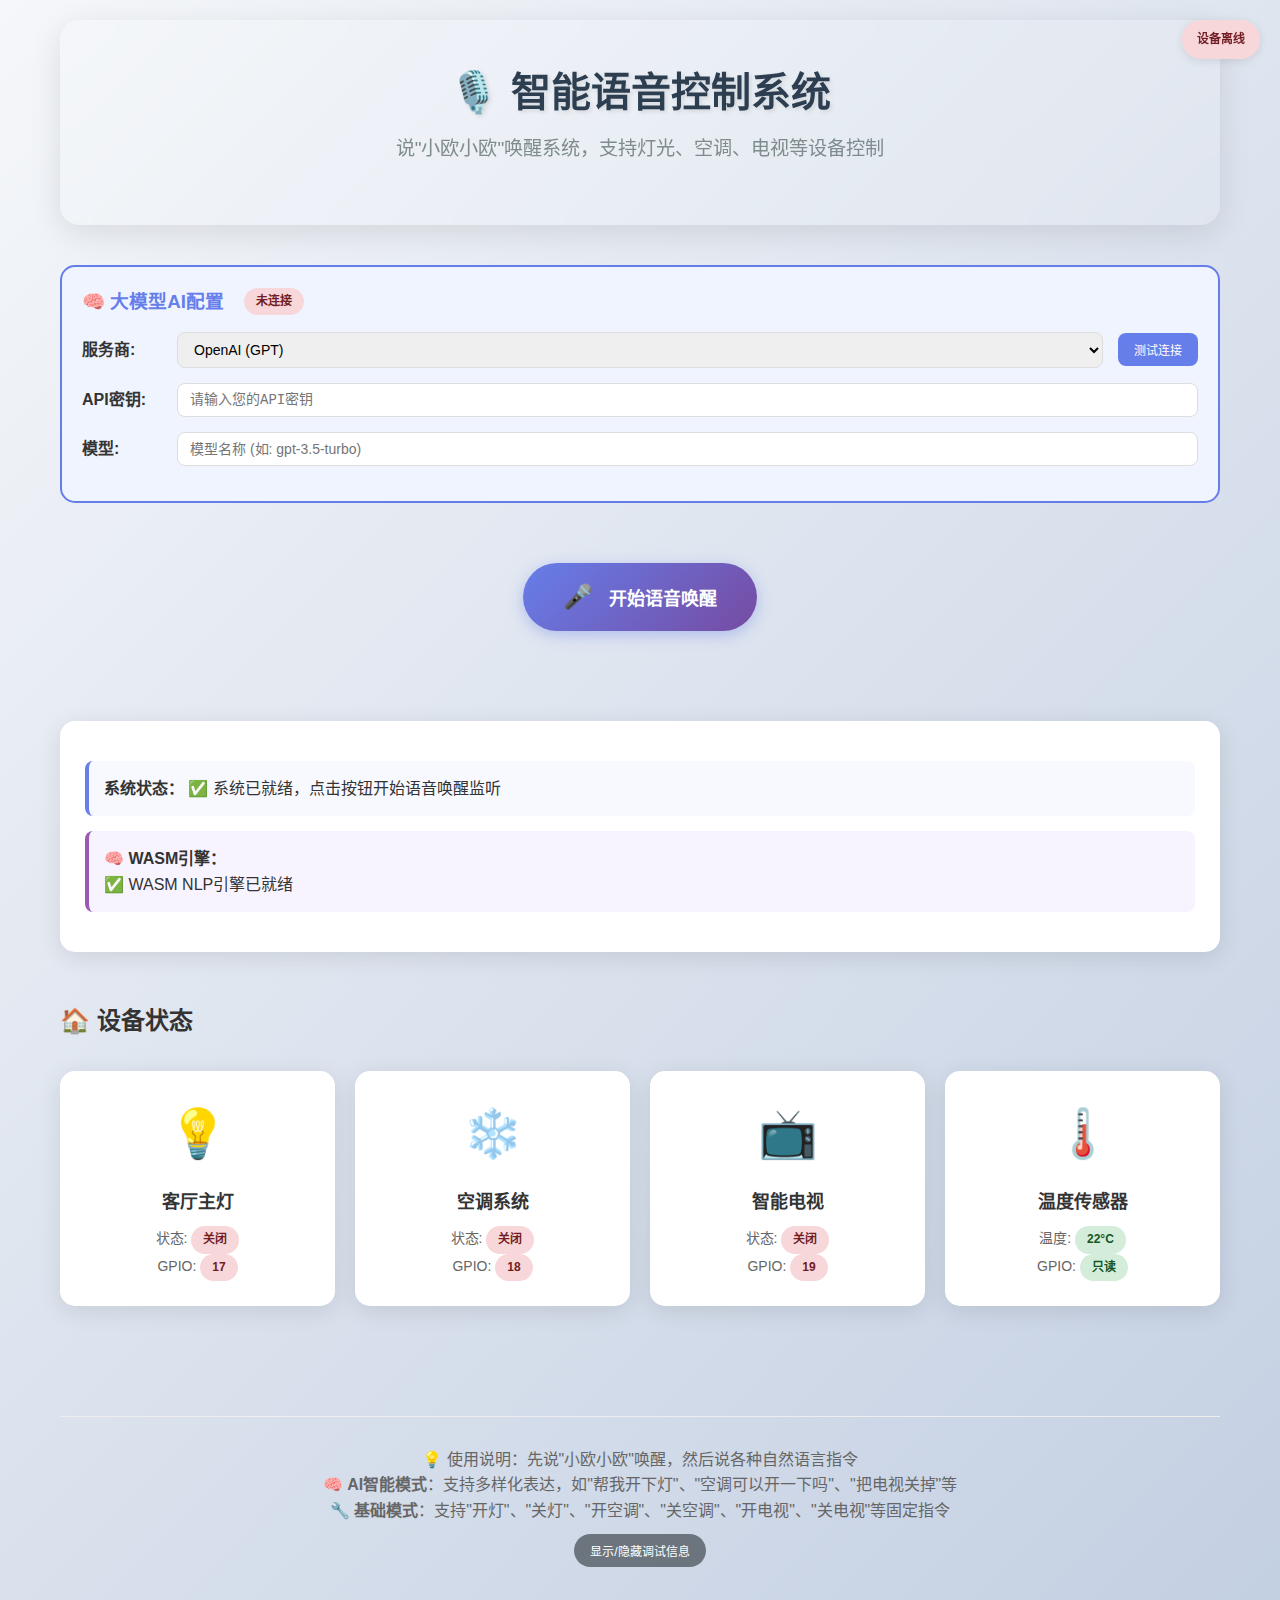
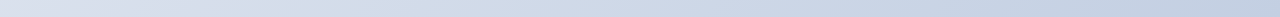
<file: src/用户端测试/index_api.html>
<!DOCTYPE html>
<html lang="zh-CN">
<head>
    <meta charset="UTF-8">
    <meta name="viewport" content="width=device-width, initial-scale=1.0">
    <title>智能语音控制系统</title>
    <link rel="stylesheet" href="styles.css">
    <!-- 大模型API配置 -->
    <style>
        .api-config {
            background: #f0f4ff;
            border: 2px solid #667eea;
            border-radius: 15px;
            padding: 20px;
            margin: 20px 0;
        }
        
        .api-config h3 {
            margin-top: 0;
            color: #667eea;
            display: flex;
            align-items: center;
            gap: 10px;
        }
        
        .config-row {
            display: flex;
            align-items: center;
            gap: 15px;
            margin: 15px 0;
            flex-wrap: wrap;
        }
        
        .config-row label {
            min-width: 80px;
            font-weight: bold;
        }
        
        .config-row input, .config-row select {
            flex: 1;
            padding: 8px 12px;
            border: 1px solid #ddd;
            border-radius: 8px;
            font-size: 14px;
        }
        
        .config-row input[type="password"] {
            font-family: monospace;
        }
        
        .api-status {
            display: inline-block;
            padding: 4px 12px;
            border-radius: 20px;
            font-size: 12px;
            font-weight: bold;
            margin-left: 10px;
        }
        
        .api-status.connected {
            background: #d4edda;
            color: #155724;
        }
        
        .api-status.disconnected {
            background: #f8d7da;
            color: #721c24;
        }
        
        .api-status.testing {
            background: #fff3cd;
            color: #856404;
        }
        
        .test-btn {
            padding: 8px 16px;
            background: #667eea;
            color: white;
            border: none;
            border-radius: 8px;
            cursor: pointer;
            font-size: 12px;
        }
        
        .test-btn:hover {
            background: #5a6fd8;
        }
        
        .test-btn:disabled {
            background: #ccc;
            cursor: not-allowed;
        }
        
        /* 增强的样式 */
        .voice-control {
            text-align: center;
            margin: 40px 0;
        }
        
        .mic-button {
            display: inline-block;
            padding: 20px 40px;
            font-size: 18px;
            font-weight: bold;
            background: linear-gradient(135deg, #667eea 0%, #764ba2 100%);
            color: white;
            border: none;
            border-radius: 50px;
            cursor: pointer;
            transition: all 0.3s ease;
            box-shadow: 0 4px 15px rgba(102, 126, 234, 0.4);
            position: relative;
            overflow: hidden;
        }
        
        .mic-button:hover {
            transform: translateY(-2px);
            box-shadow: 0 6px 20px rgba(102, 126, 234, 0.6);
        }
        
        .mic-button:disabled {
            background: #ccc;
            cursor: not-allowed;
            transform: none;
            box-shadow: none;
        }
        
        .mic-button.listening {
            background: linear-gradient(135deg, #11998e 0%, #38ef7d 100%);
            animation: pulse 2s infinite;
        }
        
        .mic-button.wake-listening {
            background: linear-gradient(135deg, #ff6b6b 0%, #feca57 100%);
            animation: wakeGlow 1.5s infinite;
        }
        
        @keyframes pulse {
            0% {
                box-shadow: 0 0 0 0 rgba(56, 239, 125, 0.7);
            }
            70% {
                box-shadow: 0 0 0 20px rgba(56, 239, 125, 0);
            }
            100% {
                box-shadow: 0 0 0 0 rgba(56, 239, 125, 0);
            }
        }
        
        @keyframes wakeGlow {
            0% {
                box-shadow: 0 0 0 0 rgba(255, 107, 107, 0.7);
            }
            70% {
                box-shadow: 0 0 0 15px rgba(255, 107, 107, 0);
            }
            100% {
                box-shadow: 0 0 0 0 rgba(255, 107, 107, 0);
            }
        }
        
        .mic-icon {
            font-size: 24px;
            margin-right: 10px;
        }
        
        .status-panel {
            background: white;
            border-radius: 15px;
            padding: 25px;
            margin: 20px 0;
            box-shadow: 0 5px 25px rgba(0,0,0,0.1);
        }
        
        .status-item {
            margin: 15px 0;
            padding: 15px;
            border-left: 4px solid #667eea;
            background: #f8f9ff;
            border-radius: 8px;
        }
        
        .status-item.result {
            border-left-color: #38ef7d;
            background: #f0fff4;
        }
        
        .status-item.error {
            border-left-color: #ff6b6b;
            background: #fff5f5;
        }
        
        .status-item.wake {
            border-left-color: #feca57;
            background: #fffbf0;
        }
        
        .status-item.wasm {
            border-left-color: #9b59b6;
            background: #f8f4ff;
        }
        
        .device-grid {
            display: grid;
            grid-template-columns: repeat(auto-fit, minmax(250px, 1fr));
            gap: 20px;
            margin: 30px 0;
        }
        
        .device-card {
            background: white;
            border-radius: 15px;
            padding: 25px;
            text-align: center;
            box-shadow: 0 5px 25px rgba(0,0,0,0.1);
            transition: transform 0.3s ease;
        }
        
        .device-card:hover {
            transform: translateY(-5px);
        }
        
        .device-icon {
            font-size: 48px;
            margin-bottom: 15px;
        }
        
        .device-name {
            font-size: 18px;
            font-weight: bold;
            margin-bottom: 10px;
            color: #333;
        }
        
        .device-status {
            font-size: 14px;
            color: #666;
        }
        
        .status-indicator {
            display: inline-block;
            padding: 4px 12px;
            border-radius: 20px;
            font-weight: bold;
            font-size: 12px;
        }
        
        .status-on {
            background: #d4edda;
            color: #155724;
        }
        
        .status-off {
            background: #f8d7da;
            color: #721c24;
        }
        
        .debug-panel {
            background: #1e1e1e;
            color: #00ff00;
            border-radius: 10px;
            padding: 20px;
            margin-top: 30px;
            font-family: 'Courier New', monospace;
            font-size: 12px;
            max-height: 300px;
            overflow-y: auto;
        }
        
        .debug-panel h3 {
            color: #fff;
            margin-top: 0;
            border-bottom: 1px solid #444;
            padding-bottom: 10px;
        }
        
        .connection-status {
            position: fixed;
            top: 20px;
            right: 20px;
            padding: 10px 15px;
            border-radius: 25px;
            font-size: 12px;
            font-weight: bold;
            z-index: 1000;
            box-shadow: 0 2px 10px rgba(0,0,0,0.1);
        }
        
        .connection-online {
            background: #d4edda;
            color: #155724;
        }
        
        .connection-offline {
            background: #f8d7da;
            color: #721c24;
        }
        
        .footer {
            text-align: center;
            padding: 30px 0;
            color: #666;
            border-top: 1px solid #eee;
            margin-top: 50px;
        }
        
        .toggle-debug {
            background: #6c757d;
            color: white;
            border: none;
            padding: 8px 16px;
            border-radius: 20px;
            cursor: pointer;
            font-size: 12px;
            margin-top: 10px;
            transition: background 0.3s;
        }
        
        .toggle-debug:hover {
            background: #5a6268;
        }

        .wake-indicator {
            position: fixed;
            top: 50%;
            left: 50%;
            transform: translate(-50%, -50%);
            background: rgba(255, 107, 107, 0.9);
            color: white;
            padding: 20px 30px;
            border-radius: 50px;
            font-size: 18px;
            font-weight: bold;
            z-index: 2000;
            display: none;
            animation: bounceIn 0.5s ease-out;
        }

        @keyframes bounceIn {
            0% {
                opacity: 0;
                transform: translate(-50%, -50%) scale(0.3);
            }
            50% {
                opacity: 1;
                transform: translate(-50%, -50%) scale(1.05);
            }
            100% {
                opacity: 1;
                transform: translate(-50%, -50%) scale(1);
            }
        }
    </style>
</head>
<body>
    <div class="container">
        <header>
            <h1>🎙️ 智能语音控制系统</h1>
            <p>说"小欧小欧"唤醒系统，支持灯光、空调、电视等设备控制</p>
        </header>
        
        <!-- 大模型API配置区域 -->
        <div class="api-config">
            <h3>
                🧠 大模型AI配置
                <span id="api-status" class="api-status disconnected">未连接</span>
            </h3>
            <div class="config-row">
                <label for="api-provider">服务商:</label>
                <select id="api-provider">
                    <option value="openai">OpenAI (GPT)</option>
                    <option value="anthropic">Anthropic (Claude)</option>
                    <option value="zhipu">智谱AI (GLM)</option>
                    <option value="qwen">通义千问</option>
                    <option value="moonshot">Moonshot (Kimi)</option>
                    <option value="custom">自定义API</option>
                </select>
                <button id="test-api-btn" class="test-btn" onclick="testApiConnection()">测试连接</button>
            </div>
            <div class="config-row">
                <label for="api-key">API密钥:</label>
                <input type="password" id="api-key" placeholder="请输入您的API密钥">
            </div>
            <div class="config-row" id="custom-url-row" style="display: none;">
                <label for="api-url">API地址:</label>
                <input type="text" id="api-url" placeholder="https://api.example.com/v1/chat/completions">
            </div>
            <div class="config-row">
                <label for="api-model">模型:</label>
                <input type="text" id="api-model" placeholder="模型名称 (如: gpt-3.5-turbo)">
            </div>
        </div>
        
        <main>
            <div class="voice-control">
                <button id="start-recognition" class="mic-button">
                    <span class="mic-icon">🎤</span>
                    <span class="mic-text">正在初始化...</span>
                </button>
            </div>
            
            <div class="status-panel">
                <div class="status-item">
                    <strong>系统状态：</strong>
                    <span id="listening-status">正在初始化系统...</span>
                </div>
                
                <div class="status-item wasm" id="wasm-container" style="display:none;">
                    <strong>🧠 WASM引擎：</strong>
                    <div id="wasm-status"></div>
                </div>
                
                <div class="status-item wake" id="wake-container" style="display:none;">
                    <strong>🔊 唤醒状态：</strong>
                    <div id="wake-status"></div>
                </div>
                
                <div class="status-item" id="transcription-container" style="display:none;">
                    <strong>🎯 识别结果：</strong>
                    <div id="transcription"></div>
                </div>
                
                <div class="status-item result" id="command-container" style="display:none;">
                    <strong>⚡ 指令解析：</strong>
                    <div id="command-result"></div>
                </div>

                <div class="status-item wasm" id="gpio-container" style="display:none;">
                    <strong>🔌 GPIO控制：</strong>
                    <div id="gpio-command"></div>
                </div>

                <div class="status-item result" id="response-container" style="display:none;">
                    <strong>🗣️ 系统回应：</strong>
                    <div id="voice-response"></div>
                </div>
            </div>
            
            <div class="device-controls">
                <h2>🏠 设备状态</h2>
                <div class="device-grid">
                    <div class="device-card">
                        <div class="device-icon">💡</div>
                        <div class="device-name">客厅主灯</div>
                        <div class="device-status">
                            状态: <span id="light-status" class="status-indicator status-off">关闭</span><br>
                            GPIO: <span class="status-indicator status-off">17</span>
                        </div>
                    </div>
                    
                    <div class="device-card">
                        <div class="device-icon">❄️</div>
                        <div class="device-name">空调系统</div>
                        <div class="device-status">
                            状态: <span id="ac-status" class="status-indicator status-off">关闭</span><br>
                            GPIO: <span class="status-indicator status-off">18</span>
                        </div>
                    </div>
                    
                    <div class="device-card">
                        <div class="device-icon">📺</div>
                        <div class="device-name">智能电视</div>
                        <div class="device-status">
                            状态: <span id="tv-status" class="status-indicator status-off">关闭</span><br>
                            GPIO: <span class="status-indicator status-off">19</span>
                        </div>
                    </div>
                    
                    <div class="device-card">
                        <div class="device-icon">🌡️</div>
                        <div class="device-name">温度传感器</div>
                        <div class="device-status">
                            温度: <span class="status-indicator status-on">22°C</span><br>
                            GPIO: <span class="status-indicator status-on">只读</span>
                        </div>
                    </div>
                </div>
            </div>
            
            <div class="footer">
                <p>💡 使用说明：先说"小欧小欧"唤醒，然后说各种自然语言指令</p>
                <p>🧠 <strong>AI智能模式</strong>：支持多样化表达，如"帮我开下灯"、"空调可以开一下吗"、"把电视关掉"等</p>
                <p>🔧 <strong>基础模式</strong>：支持"开灯"、"关灯"、"开空调"、"关空调"、"开电视"、"关电视"等固定指令</p>
                <button class="toggle-debug" onclick="toggleDebug()">显示/隐藏调试信息</button>
            </div>
            
            <div class="debug-panel" id="debug-panel" style="display:none;">
                <h3>🔧 系统调试信息</h3>
                <div id="debug-info">系统启动中...</div>
            </div>
        </main>
    </div>
    
    <!-- 连接状态指示器 -->
    <div id="connection-status" class="connection-status connection-offline">
        设备离线
    </div>

    <!-- 唤醒提示 -->
    <div id="wake-indicator" class="wake-indicator">
        🎯 小欧已唤醒，请说出指令
    </div>

    <!-- 引入WASM模块 -->
    <script src="nlp-parser.js"></script>

    <script>
        console.log('🚀 智能语音控制系统启动中...');
        
        document.addEventListener('DOMContentLoaded', function() {
            console.log('✅ DOM加载完成');
            
            // 获取DOM元素
            const startBtn = document.getElementById('start-recognition');
            const status = document.getElementById('listening-status');
            const wasmContainer = document.getElementById('wasm-container');
            const wasmStatus = document.getElementById('wasm-status');
            const wakeContainer = document.getElementById('wake-container');
            const wakeStatus = document.getElementById('wake-status');
            const transcription = document.getElementById('transcription');
            const transcriptionContainer = document.getElementById('transcription-container');
            const commandResult = document.getElementById('command-result');
            const commandContainer = document.getElementById('command-container');
            const gpioContainer = document.getElementById('gpio-container');
            const gpioCommand = document.getElementById('gpio-command');
            const responseContainer = document.getElementById('response-container');
            const voiceResponse = document.getElementById('voice-response');
            const lightStatus = document.getElementById('light-status');
            const acStatus = document.getElementById('ac-status');
            const tvStatus = document.getElementById('tv-status');
            const debugInfo = document.getElementById('debug-info');
            const connectionStatus = document.getElementById('connection-status');
            const wakeIndicator = document.getElementById('wake-indicator');
            
            // 语音合成对象
            let speechSynthesis = window.speechSynthesis;
            let currentVoice = null;

            // WASM模块
            let nlpModule = null;
            let isWasmReady = false;

            // 系统状态
            let isWakeListening = false;  // 是否在等待唤醒词
            let isCommandListening = false;  // 是否在等待指令
            let wakeRecognition = null;
            let commandRecognition = null;
            
            // 大模型API配置
            let apiConfig = {
                provider: 'openai',
                apiKey: '',
                apiUrl: '',
                model: 'gpt-3.5-turbo',
                isConnected: false
            };
            
            // 加载保存的API配置
            function loadApiConfig() {
                const saved = localStorage.getItem('apiConfig');
                if (saved) {
                    apiConfig = { ...apiConfig, ...JSON.parse(saved) };
                    document.getElementById('api-provider').value = apiConfig.provider;
                    document.getElementById('api-key').value = apiConfig.apiKey;
                    document.getElementById('api-url').value = apiConfig.apiUrl;
                    document.getElementById('api-model').value = apiConfig.model;
                    updateApiProviderUI();
                    if (apiConfig.apiKey) {
                        testApiConnection();
                    }
                }
            }
            
            // 保存API配置
            function saveApiConfig() {
                localStorage.setItem('apiConfig', JSON.stringify(apiConfig));
            }
            
            // 更新API服务商UI
            function updateApiProviderUI() {
                const provider = document.getElementById('api-provider').value;
                const customUrlRow = document.getElementById('custom-url-row');
                const modelInput = document.getElementById('api-model');
                
                apiConfig.provider = provider;
                
                if (provider === 'custom') {
                    customUrlRow.style.display = 'flex';
                } else {
                    customUrlRow.style.display = 'none';
                }
                
                // 设置默认模型
                const defaultModels = {
                    'openai': 'gpt-3.5-turbo',
                    'anthropic': 'claude-3-haiku-20240307',
                    'zhipu': 'glm-4',
                    'qwen': 'qwen-turbo',
                    'moonshot': 'moonshot-v1-8k',
                    'custom': ''
                };
                
                if (defaultModels[provider] && !modelInput.value) {
                    modelInput.value = defaultModels[provider];
                    apiConfig.model = defaultModels[provider];
                }
                
                saveApiConfig();
            }
            
            // 获取API端点URL
            function getApiUrl(provider) {
                const urls = {
                    'openai': 'https://api.openai.com/v1/chat/completions',
                    'anthropic': 'https://api.anthropic.com/v1/messages',
                    'zhipu': 'https://open.bigmodel.cn/api/paas/v4/chat/completions',
                    'qwen': 'https://dashscope.aliyuncs.com/api/v1/services/aigc/text-generation/generation',
                    'moonshot': 'https://api.moonshot.cn/v1/chat/completions',
                    'custom': apiConfig.apiUrl
                };
                return urls[provider] || urls.custom;
            }
            

            
            // 更新API配置
            function updateApiConfig() {
                apiConfig.provider = document.getElementById('api-provider').value;
                apiConfig.apiKey = document.getElementById('api-key').value.trim(); // 自动去除前后空格
                apiConfig.apiUrl = document.getElementById('api-url').value;
                apiConfig.model = document.getElementById('api-model').value;
                
                // 调试信息
                addDebug(`更新API配置: 服务商=${apiConfig.provider}, 模型=${apiConfig.model}, 密钥长度=${apiConfig.apiKey.length}`, 'info');
            }
            
            // 测试API连接
            async function testApiConnection() {
                const testBtn = document.getElementById('test-api-btn');
                const apiStatus = document.getElementById('api-status');
                
                // 先更新配置
                updateApiConfig();
                
                if (!apiConfig.apiKey.trim()) {
                    alert('请先填入API密钥');
                    return;
                }
                
                // 智谱AI密钥格式检查
                if (apiConfig.provider === 'zhipu') {
                    const trimmedKey = apiConfig.apiKey.trim();
                    if (trimmedKey.length < 20) {
                        alert('智谱AI密钥格式不正确，密钥长度过短');
                        return;
                    }
                }
                
                testBtn.disabled = true;
                testBtn.textContent = '测试中...';
                apiStatus.className = 'api-status testing';
                apiStatus.textContent = '测试中';
                
                try {
                    const result = await callLLMAPI('你好');
                    if (result && result.trim().length > 0) {
                        apiConfig.isConnected = true;
                        apiStatus.className = 'api-status connected';
                        apiStatus.textContent = '已连接';
                        addDebug(`大模型API连接测试成功，响应: ${result}`, 'success');
                        alert('API连接成功！');
                    } else {
                        throw new Error('API响应为空');
                    }
                } catch (error) {
                    apiConfig.isConnected = false;
                    apiStatus.className = 'api-status disconnected';
                    apiStatus.textContent = '连接失败';
                    addDebug(`API连接测试失败: ${error.message}`, 'error');
                    alert(`API连接失败: ${error.message}\n\n检查要点：\n1. API密钥格式是否正确\n2. 网络连接是否正常\n3. 是否有足够的API余额`);
                }
                
                testBtn.disabled = false;
                testBtn.textContent = '测试连接';
                saveApiConfig();
            }
            
            // 调用大模型API
            async function callLLMAPI(userMessage) {
                if (!apiConfig.apiKey) {
                    throw new Error('API密钥未配置');
                }
                
                const url = getApiUrl(apiConfig.provider);
                const headers = {
                    'Content-Type': 'application/json'
                };
                
                // 不同服务商的认证方式
                if (apiConfig.provider === 'openai' || apiConfig.provider === 'moonshot') {
                    headers['Authorization'] = `Bearer ${apiConfig.apiKey}`;
                } else if (apiConfig.provider === 'anthropic') {
                    headers['x-api-key'] = apiConfig.apiKey;
                    headers['anthropic-version'] = '2023-06-01';
                } else if (apiConfig.provider === 'zhipu') {
                    // 智谱AI使用Bearer认证，支持新版API Key格式
                    headers['Authorization'] = `Bearer ${apiConfig.apiKey}`;
                } else if (apiConfig.provider === 'qwen') {
                    headers['Authorization'] = `Bearer ${apiConfig.apiKey}`;
                } else if (apiConfig.provider === 'custom') {
                    headers['Authorization'] = `Bearer ${apiConfig.apiKey}`;
                }
                
                // 构建请求体
                let requestBody;
                
                if (apiConfig.provider === 'anthropic') {
                    requestBody = {
                        model: apiConfig.model,
                        max_tokens: 200,
                        messages: [
                            {
                                role: 'user',
                                content: userMessage
                            }
                        ]
                    };
                } else if (apiConfig.provider === 'qwen') {
                    requestBody = {
                        model: apiConfig.model,
                        input: {
                            messages: [
                                {
                                    role: 'user',
                                    content: userMessage
                                }
                            ]
                        },
                        parameters: {
                            max_tokens: 200
                        }
                    };
                } else {
                    // OpenAI兼容格式 (OpenAI, 智谱, Moonshot, 自定义)
                    requestBody = {
                        model: apiConfig.model,
                        messages: [
                            {
                                role: 'user',
                                content: userMessage
                            }
                        ],
                        max_tokens: 200,
                        temperature: 0.7
                    };
                }
                
                // 记录请求详情
                addDebug(`发送API请求到: ${url}`, 'info');
                addDebug(`请求头: ${JSON.stringify(headers, null, 2)}`, 'info');
                addDebug(`请求体: ${JSON.stringify(requestBody, null, 2)}`, 'info');
                
                const response = await fetch(url, {
                    method: 'POST',
                    headers: headers,
                    body: JSON.stringify(requestBody)
                });
                
                addDebug(`响应状态: ${response.status} ${response.statusText}`, 'info');
                
                if (!response.ok) {
                    const errorText = await response.text();
                    addDebug(`错误响应内容: ${errorText}`, 'error');
                    throw new Error(`HTTP ${response.status}: ${response.statusText}\n详细错误: ${errorText}`);
                }
                
                const data = await response.json();
                
                // 解析不同服务商的响应格式
                let content = '';
                if (apiConfig.provider === 'anthropic') {
                    content = data.content[0].text;
                } else if (apiConfig.provider === 'qwen') {
                    content = data.output.choices[0].message.content;
                } else {
                    // OpenAI兼容格式
                    content = data.choices[0].message.content;
                }
                
                return content;
            }
            
            // 初始化WASM模块
            async function initWasmModule() {
                try {
                    addDebug('开始加载WASM模块...', 'info');
                    wasmContainer.style.display = 'block';
                    wasmStatus.textContent = '正在加载WASM模块...';
                    
                    // 加载WASM模块
                    nlpModule = await createNlpParserModule();
                    isWasmReady = true;
                    
                    addDebug('WASM模块加载成功', 'success');
                    wasmStatus.textContent = '✅ WASM NLP引擎已就绪';
                    
                    return true;
                } catch (error) {
                    addDebug(`WASM模块加载失败: ${error.message}`, 'error');
                    wasmStatus.textContent = `❌ WASM加载失败: ${error.message}`;
                    isWasmReady = false;
                    return false;
                }
            }
            
            // 初始化语音合成
            function initSpeechSynthesis() {
                if ('speechSynthesis' in window) {
                    // 等待语音列表加载
                    speechSynthesis.onvoiceschanged = function() {
                        const voices = speechSynthesis.getVoices();
                        // 优先选择中文语音
                        currentVoice = voices.find(voice => 
                            voice.lang.includes('zh') || voice.lang.includes('cmn')
                        ) || voices[0];
                        
                        if (currentVoice) {
                            addDebug(`语音合成初始化成功，使用语音: ${currentVoice.name}`, 'success');
                        }
                    };
                    
                    // 触发语音列表加载
                    speechSynthesis.getVoices();
                    addDebug('语音合成功能可用', 'success');
                    return true;
                } else {
                    addDebug('浏览器不支持语音合成', 'warning');
                    return false;
                }
            }

            // 语音回应函数
            function speak(text) {
                if (!speechSynthesis || !currentVoice) {
                    addDebug('语音合成不可用', 'warning');
                    return;
                }

                // 停止当前播放
                speechSynthesis.cancel();

                const utterance = new SpeechSynthesisUtterance(text);
                utterance.voice = currentVoice;
                utterance.rate = 1.0;
                utterance.pitch = 1.0;
                utterance.volume = 1.0;

                utterance.onstart = function() {
                    addDebug(`开始语音回应: "${text}"`, 'voice');
                    voiceResponse.textContent = text;
                    responseContainer.style.display = 'block';
                };

                utterance.onend = function() {
                    addDebug('语音回应完成', 'voice');
                };

                utterance.onerror = function(event) {
                    addDebug(`语音回应错误: ${event.error}`, 'error');
                };

                speechSynthesis.speak(utterance);
            }
            
            // 调试信息函数
            function addDebug(message, type = 'info') {
                console.log(message);
                const now = new Date().toLocaleTimeString();
                const icons = {
                    info: 'ℹ️',
                    success: '✅',
                    error: '❌',
                    warning: '⚠️',
                    voice: '🎤',
                    wake: '🔊',
                    wasm: '🧠'
                };
                const icon = icons[type] || 'ℹ️';
                debugInfo.innerHTML = `<div>[${now}] ${icon} ${message}</div>` + debugInfo.innerHTML;
                
                // 限制调试信息条数
                const lines = debugInfo.getElementsByTagName('div');
                if (lines.length > 50) {
                    debugInfo.removeChild(lines[lines.length - 1]);
                }
            }
            
            // 更新连接状态
            function updateConnectionStatus(connected) {
                if (connected) {
                    connectionStatus.textContent = '设备在线';
                    connectionStatus.className = 'connection-status connection-online';
                } else {
                    connectionStatus.textContent = '设备离线';
                    connectionStatus.className = 'connection-status connection-offline';
                }
            }
            
            // 检查语音识别支持
            addDebug('检查浏览器语音识别支持...', 'info');
            const hasWebkitSpeech = 'webkitSpeechRecognition' in window;
            const hasSpeech = 'SpeechRecognition' in window;
            
            addDebug(`webkitSpeechRecognition: ${hasWebkitSpeech}`, 'info');
            addDebug(`SpeechRecognition: ${hasSpeech}`, 'info');
            
            if (!hasWebkitSpeech && !hasSpeech) {
                status.textContent = '❌ 浏览器不支持语音识别，请使用Chrome或Edge浏览器';
                startBtn.disabled = true;
                addDebug('浏览器不支持语音识别API', 'error');
                alert('您的浏览器不支持语音识别功能！\n\n请使用以下浏览器：\n• Google Chrome\n• Microsoft Edge\n• 其他基于Chromium的浏览器');
                return;
            }

            // 初始化语音合成
            const hasSpeechSynthesis = initSpeechSynthesis();
            
            const SpeechRecognition = window.SpeechRecognition || window.webkitSpeechRecognition;
            
            // 创建唤醒词识别器
            try {
                wakeRecognition = new SpeechRecognition();
                wakeRecognition.continuous = true;  // 持续监听
                wakeRecognition.interimResults = true;
                wakeRecognition.lang = 'zh-CN';
                wakeRecognition.maxAlternatives = 1;
                
                // 创建指令识别器
                commandRecognition = new SpeechRecognition();
                commandRecognition.continuous = false;
                commandRecognition.interimResults = true;
                commandRecognition.lang = 'zh-CN';
                commandRecognition.maxAlternatives = 1;
                
                addDebug('语音识别引擎初始化成功', 'success');
            } catch (error) {
                addDebug(`语音识别初始化失败: ${error.message}`, 'error');
                status.textContent = '❌ 语音识别初始化失败';
                startBtn.disabled = true;
                return;
            }
            
            // 按钮点击事件
            startBtn.addEventListener('click', function() {
                if (isWakeListening) {
                    // 停止唤醒监听
                    stopWakeListening();
                } else if (isCommandListening) {
                    // 停止指令监听
                    stopCommandListening();
                } else {
                    // 开始唤醒监听
                    startWakeListening();
                }
            });

            // 开始唤醒监听
            function startWakeListening() {
                if (!isWasmReady) {
                    addDebug('WASM模块未就绪，无法启动唤醒监听', 'error');
                    status.textContent = '❌ 等待WASM模块加载...';
                    return;
                }

                try {
                    addDebug('开始监听唤醒词 "小欧小欧"', 'wake');
                    isWakeListening = true;
                    
                    startBtn.classList.add('wake-listening');
                    startBtn.querySelector('.mic-text').textContent = '正在监听唤醒词... (点击停止)';
                    status.textContent = '🔊 正在监听 "小欧小欧"，请清晰说出唤醒词...';
                    
                    wakeContainer.style.display = 'block';
                    wakeStatus.textContent = '等待唤醒词 "小欧小欧"...';
                    
                    wakeRecognition.start();
                } catch (error) {
                    addDebug(`启动唤醒监听失败: ${error.message}`, 'error');
                    status.textContent = '❌ 启动失败: ' + error.message;
                    isWakeListening = false;
                }
            }

            // 停止唤醒监听
            function stopWakeListening() {
                addDebug('停止唤醒监听', 'wake');
                isWakeListening = false;
                wakeRecognition.stop();
                
                startBtn.classList.remove('wake-listening');
                startBtn.querySelector('.mic-text').textContent = '开始语音唤醒';
                status.textContent = '⏸️ 已停止监听，点击按钮重新开始';
                wakeContainer.style.display = 'none';
            }

            // 开始指令监听
            function startCommandListening() {
                try {
                    addDebug('开始监听语音指令', 'voice');
                    isCommandListening = true;
                    
                    startBtn.classList.add('listening');
                    startBtn.querySelector('.mic-text').textContent = '正在监听指令... (点击停止)';
                    status.textContent = '🎙️ 请说出您的指令...';

                    // 显示唤醒提示
                    wakeIndicator.style.display = 'block';
                    setTimeout(() => {
                        wakeIndicator.style.display = 'none';
                    }, 2000);
                    
                    commandRecognition.start();
                } catch (error) {
                    addDebug(`启动指令监听失败: ${error.message}`, 'error');
                    isCommandListening = false;
                }
            }

            // 停止指令监听
            function stopCommandListening() {
                addDebug('停止指令监听', 'voice');
                isCommandListening = false;
                commandRecognition.stop();
                
                startBtn.classList.remove('listening');
                
                // 回到唤醒监听模式
                setTimeout(() => {
                    if (!isWakeListening && !isCommandListening) {
                        startWakeListening();
                    }
                }, 1000);
            }
            
            // 唤醒词识别事件
            wakeRecognition.onresult = function(event) {
                let transcript = '';
                
                // 获取最新的识别结果
                for (let i = event.resultIndex; i < event.results.length; i++) {
                    if (event.results[i].isFinal) {
                        transcript += event.results[i][0].transcript;
                    }
                }
                
                if (transcript) {
                    const cleanText = transcript.replace(/[。！？，、；：""''（）【】\s]/g, '').toLowerCase();
                    addDebug(`唤醒监听结果: "${transcript}" -> "${cleanText}"`, 'wake');
                    
                    wakeStatus.textContent = `监听到: "${transcript}"`;
                    
                    // 检查是否包含唤醒词
                    if (cleanText.includes('小欧小欧') || cleanText.includes('小欧') || 
                        cleanText.includes('xiaoou') || cleanText.includes('小o')) {
                        
                        addDebug('检测到唤醒词！切换到指令模式', 'wake');
                        wakeStatus.textContent = '✅ 唤醒成功！正在切换到指令模式...';
                        
                        // 语音回应
                        if (hasSpeechSynthesis) {
                            speak('我在，请说出您的指令');
                        }
                        
                        // 停止唤醒监听，开始指令监听
                        stopWakeListening();
                        setTimeout(() => {
                            startCommandListening();
                        }, 500);
                    }
                }
            };

            wakeRecognition.onerror = function(event) {
                addDebug(`唤醒监听错误: ${event.error}`, 'error');
                if (event.error !== 'no-speech') {
                    wakeStatus.textContent = `错误: ${event.error}`;
                }
            };

            wakeRecognition.onend = function() {
                if (isWakeListening) {
                    // 如果还在唤醒模式，重新启动监听
                    setTimeout(() => {
                        if (isWakeListening) {
                            try {
                                wakeRecognition.start();
                            } catch (error) {
                                addDebug(`重启唤醒监听失败: ${error.message}`, 'error');
                            }
                        }
                    }, 100);
                }
            };
            
            // 指令识别事件
            commandRecognition.onresult = function(event) {
                addDebug(`收到指令识别结果，共${event.results.length}条`, 'voice');
                
                let transcript = '';
                let isFinal = false;
                
                // 获取识别结果
                for (let i = event.resultIndex; i < event.results.length; i++) {
                    const result = event.results[i];
                    if (result.isFinal) {
                        transcript = result[0].transcript.trim();
                        isFinal = true;
                        break;
                    }
                }
                
                // 如果没有最终结果，获取临时结果
                if (!transcript && event.results.length > 0) {
                    transcript = event.results[event.results.length - 1][0].transcript.trim();
                }
                
                if (transcript) {
                    addDebug(`识别文本: "${transcript}" (${isFinal ? '最终结果' : '临时结果'})`, 'voice');
                    
                    // 显示识别结果
                    transcription.textContent = `"${transcript}"${isFinal ? '' : ' (识别中...)'}`;
                    transcriptionContainer.style.display = 'block';
                    
                    // 只处理最终结果
                    if (isFinal) {
                        parseCommandWithWasm(transcript);

                        // 指令处理完成，停止监听
                        setTimeout(() => {
                            stopCommandListening();
                        }, 1000);
                    }
                }
            };
            
            commandRecognition.onerror = function(event) {
                addDebug(`指令识别错误: ${event.error}`, 'error');
                
                let errorMessage = '指令识别失败';
                switch (event.error) {
                    case 'not-allowed':
                        errorMessage = '❌ 麦克风权限被拒绝，请允许麦克风访问';
                        alert('请允许麦克风权限！\n\n在浏览器地址栏左侧点击🔒图标，然后允许麦克风访问。');
                        break;
                    case 'no-speech':
                        errorMessage = '⚠️ 没有检测到语音，请重试';
                        if (hasSpeechSynthesis) {
                            speak('没有听到您的指令，请重新说出');
                        }
                        break;
                    case 'audio-capture':
                        errorMessage = '❌ 麦克风设备无法使用';
                        break;
                    case 'network':
                        errorMessage = '❌ 网络连接失败';
                        break;
                }
                
                status.textContent = errorMessage;
            };
            
            commandRecognition.onend = function() {
                addDebug('指令识别会话结束', 'info');
                isCommandListening = false;
                startBtn.classList.remove('listening');
                startBtn.querySelector('.mic-text').textContent = '开始语音唤醒';
                status.textContent = '⏸️ 指令识别完成';
            };
            
            // 智能指令解析 - 优先级：大模型API > WASM > 备用解析
            function parseCommandWithWasm(text) {
                // 优先使用大模型API
                if (apiConfig.isConnected) {
                    parseCommandWithLLM(text);
                    return;
                }
                
                // 其次使用WASM模块
                if (!isWasmReady || !nlpModule) {
                    addDebug('WASM模块不可用，使用备用解析', 'warning');
                    parseCommandFallback(text);
                    return;
                }

                try {
                    // 清理输入文本，移除标点符号和多余空格
                    const cleanText = text.replace(/[。！？，、；：""''（）【】]/g, '').trim();
                    addDebug(`使用WASM解析指令: 原文="${text}" 清理后="${cleanText}"`, 'wasm');
                    
                    // 检查WASM模块函数是否存在
                    if (!nlpModule._parseCommandAndReturnJSON) {
                        throw new Error('WASM函数_parseCommandAndReturnJSON不存在');
                    }
                    
                    // 调用WASM函数解析指令（使用清理后的文本）
                    const jsonPtr = nlpModule.ccall('parseCommandAndReturnJSON', 'number', ['string'], [cleanText]);
                    
                    if (!jsonPtr || jsonPtr === 0) {
                        throw new Error('WASM函数返回空指针或0');
                    }
                    
                    // 获取JSON字符串
                    const jsonString = nlpModule.UTF8ToString(jsonPtr);
                    addDebug(`WASM解析结果: ${jsonString}`, 'wasm');
                    
                    // 释放内存
                    if (nlpModule._freeJSONResult) {
                        nlpModule._freeJSONResult(jsonPtr);
                    } else {
                        addDebug('警告：freeJSONResult函数不存在，可能有内存泄漏', 'warning');
                    }
                    
                    // 解析JSON结果
                    const command = JSON.parse(jsonString);
                    
                    // 检查解析结果的有效性
                    addDebug(`解析到的指令对象: ${JSON.stringify(command)}`, 'wasm');
                    
                    if (command && command.action && command.target && 
                        command.action.trim() !== '' && command.target.trim() !== '') {
                        addDebug(`指令解析成功: ${JSON.stringify(command)}`, 'success');
                        commandResult.textContent = `${command.action} ${command.target}`;
                        commandContainer.style.display = 'block';
                        commandContainer.className = 'status-item result';
                        
                        // 显示GPIO控制命令
                        if (command.gpioCommand && command.gpioCommand.trim() !== '') {
                            gpioCommand.textContent = command.gpioCommand;
                            gpioContainer.style.display = 'block';
                            addDebug(`GPIO控制命令: ${command.gpioCommand}`, 'wasm');
                        }
                        
                        // 执行设备控制
                        executeCommand(command);
                    } else {
                        addDebug(`WASM返回了无效的指令对象: ${JSON.stringify(command)}`, 'warning');
                        // 如果WASM解析失败，尝试备用解析
                        addDebug('WASM解析失败，切换到备用解析器', 'warning');
                        parseCommandFallback(text);
                    }
                } catch (error) {
                    addDebug(`WASM解析失败: ${error.message}`, 'error');
                    addDebug(`错误堆栈: ${error.stack}`, 'error');
                    // 如果WASM解析失败，使用备用解析器
                    addDebug('由于WASM错误，切换到备用解析器', 'warning');
                    parseCommandFallback(text);
                }
            }
            
            // 使用大模型API解析语音指令
            async function parseCommandWithLLM(text) {
                try {
                    addDebug(`使用大模型API解析指令: "${text}"`, 'info');
                    
                    // 构建更详细的提示词
                    const prompt = `用户说："${text}"

请分析这句话是否是智能家居控制指令。

支持的设备：
- 灯（客厅主灯）- GPIO 17
- 空调（空调系统）- GPIO 18  
- 电视（智能电视）- GPIO 19

支持的操作：
- 打开/开启/启动/开
- 关闭/关/停止/关掉

请返回JSON格式结果：
{
  "action": "打开|关闭", 
  "target": "灯|空调|电视",
  "gpioCommand": "gpio [17|18|19] [high|low]",
  "confidence": 0.95,
  "response": "好的，灯已打开"
}

如果不是设备控制指令，返回：
{
  "action": "",
  "target": "", 
  "gpioCommand": "",
  "confidence": 0.0,
  "response": "抱歉，我不理解这个指令。"
}

只返回JSON，不要其他文字。`;

                    const apiResponse = await callLLMAPI(prompt);
                    addDebug(`大模型API原始响应: ${apiResponse}`, 'info');
                    
                    // 尝试解析JSON响应
                    let command;
                    try {
                        // 提取JSON部分（去除可能的markdown格式）
                        const jsonMatch = apiResponse.match(/\{[\s\S]*\}/);
                        if (jsonMatch) {
                            command = JSON.parse(jsonMatch[0]);
                        } else {
                            command = JSON.parse(apiResponse);
                        }
                    } catch (jsonError) {
                        addDebug(`JSON解析失败，尝试智能提取: ${jsonError.message}`, 'warning');
                        // 智能提取关键信息
                        command = extractCommandFromText(apiResponse, text);
                    }
                    
                    addDebug(`大模型解析结果: ${JSON.stringify(command)}`, 'success');
                    
                    // 检查解析结果的有效性
                    if (command && command.action && command.target && 
                        command.action.trim() !== '' && command.target.trim() !== '') {
                        
                        commandResult.textContent = `${command.action} ${command.target}`;
                        commandContainer.style.display = 'block';
                        commandContainer.className = 'status-item result';
                        
                        // 显示GPIO控制命令
                        if (command.gpioCommand && command.gpioCommand.trim() !== '') {
                            gpioCommand.textContent = command.gpioCommand;
                            gpioContainer.style.display = 'block';
                            addDebug(`GPIO控制命令: ${command.gpioCommand}`, 'success');
                        }
                        
                        // 执行设备控制
                        executeCommand(command);
                        
                        // 使用AI生成的回应
                        if (command.response && hasSpeechSynthesis) {
                            speak(command.response);
                        }
                    } else {
                        // 显示AI的解释
                        const errorMsg = command.response || `无法理解指令 "${text}"`;
                        commandResult.textContent = errorMsg;
                        commandContainer.style.display = 'block';
                        commandContainer.className = 'status-item error';
                        
                        if (hasSpeechSynthesis) {
                            speak(errorMsg);
                        }
                    }
                    
                } catch (error) {
                    addDebug(`大模型API解析失败: ${error.message}`, 'error');
                    // 降级到WASM或备用解析
                    if (isWasmReady && nlpModule) {
                        addDebug('大模型API失败，切换到WASM解析', 'warning');
                        parseCommandWithWasmOnly(text);
                    } else {
                        addDebug('大模型API失败，切换到备用解析', 'warning');
                        parseCommandFallback(text);
                    }
                }
            }
            
            // 智能提取指令信息（当JSON解析失败时的备用方案）
            function extractCommandFromText(aiResponse, originalText) {
                const response = aiResponse.toLowerCase();
                const original = originalText.toLowerCase();
                
                let action = '';
                let target = '';
                let gpioCommand = '';
                
                // 识别动作
                if (response.includes('打开') || response.includes('开启') || original.includes('开')) {
                    action = '打开';
                } else if (response.includes('关闭') || response.includes('关') || original.includes('关')) {
                    action = '关闭';
                }
                
                // 识别设备
                if (response.includes('灯') || original.includes('灯')) {
                    target = '灯';
                    gpioCommand = action === '打开' ? 'gpio 17 high' : 'gpio 17 low';
                } else if (response.includes('空调') || original.includes('空调')) {
                    target = '空调';
                    gpioCommand = action === '打开' ? 'gpio 18 high' : 'gpio 18 low';
                } else if (response.includes('电视') || original.includes('电视')) {
                    target = '电视';
                    gpioCommand = action === '打开' ? 'gpio 19 high' : 'gpio 19 low';
                }
                
                return {
                    action: action,
                    target: target,
                    gpioCommand: gpioCommand,
                    confidence: (action && target) ? 0.8 : 0.0,
                    response: (action && target) ? `好的，${target}已${action}` : '抱歉，我没有理解您的指令'
                };
            }
            
            // 仅使用WASM解析（当大模型API失败时的降级方案）
            function parseCommandWithWasmOnly(text) {
                // 这里是原来的WASM解析逻辑，不变
                // ... 原WASM解析代码
            }

            // 备用指令解析（纯JavaScript）
            function parseCommandFallback(text) {
                addDebug('使用备用JavaScript解析器', 'warning');
                const cleanText = text.replace(/[。！？，、；：""''（）【】\s]/g, '').toLowerCase();
                
                let command = null;
                
                // 开灯指令
                if (cleanText.includes('开灯') || 
                    (cleanText.includes('打开') && cleanText.includes('灯'))) {
                    command = { action: '打开', target: '灯', gpioCommand: 'gpio 17 high' };
                }
                // 关灯指令
                else if (cleanText.includes('关灯') || 
                    (cleanText.includes('关闭') && cleanText.includes('灯'))) {
                    command = { action: '关闭', target: '灯', gpioCommand: 'gpio 17 low' };
                }
                // 开空调指令
                else if (cleanText.includes('开空调') || 
                    (cleanText.includes('打开') && cleanText.includes('空调'))) {
                    command = { action: '打开', target: '空调', gpioCommand: 'gpio 18 high' };
                }
                // 关空调指令
                else if (cleanText.includes('关空调') || 
                    (cleanText.includes('关闭') && cleanText.includes('空调'))) {
                    command = { action: '关闭', target: '空调', gpioCommand: 'gpio 18 low' };
                }
                // 开电视指令
                else if (cleanText.includes('开电视') || 
                    (cleanText.includes('打开') && cleanText.includes('电视'))) {
                    command = { action: '打开', target: '电视', gpioCommand: 'gpio 19 high' };
                }
                // 关电视指令
                else if (cleanText.includes('关电视') || 
                    (cleanText.includes('关闭') && cleanText.includes('电视'))) {
                    command = { action: '关闭', target: '电视', gpioCommand: 'gpio 19 low' };
                }

                if (command) {
                    commandResult.textContent = `${command.action} ${command.target}`;
                    commandContainer.style.display = 'block';
                    commandContainer.className = 'status-item result';
                    
                    // 显示GPIO控制命令
                    gpioCommand.textContent = command.gpioCommand;
                    gpioContainer.style.display = 'block';
                    
                    executeCommand(command);
                } else {
                    commandResult.textContent = `无法理解指令 "${text}"，请说支持的设备控制指令`;
                    commandContainer.style.display = 'block';
                    commandContainer.className = 'status-item error';
                    
                    // 语音回应
                    if (hasSpeechSynthesis) {
                        speak('抱歉，我没有理解您的指令，请说开灯、关灯、开空调、关空调、开电视、关电视等指令');
                    }
                }
            }
            
            // 执行设备控制指令
            async function executeCommand(command) {
                const isOn = command.action === '打开';
                let responseText = '';

                try {
                    addDebug(`准备发送控制命令到树莓派: ${JSON.stringify(command)}`, 'success');

                    // 构建请求体
                    const requestData = {
                        target: command.target,
                        action: command.action,
                        gpioCommand: command.gpioCommand
                    };
                
                    // 发送 POST 请求到树莓派服务器
                    const response = await fetch('http://192.168.177.179:5000/control', {
                        method: 'POST',
                        headers: {
                            'Content-Type': 'application/json',
                            'Accept': 'application/json'
                        },
                        body: JSON.stringify(requestData)
                    });
                
                    if (!response.ok) {
                        throw new Error(`HTTP 错误! 状态码: ${response.status}`);
                    }
                
                    const data = await response.json();
                
                    // 根据设备更新 UI
                    if (data.device === '灯') {
                        lightStatus.textContent = data.status === 'on' ? '开启' : '关闭';
                        lightStatus.className = `status-indicator ${data.status === 'on' ? 'status-on' : 'status-off'}`;
                    } else if (data.device === '空调') {
                        acStatus.textContent = data.status === 'on' ? '开启' : '关闭';
                        acStatus.className = `status-indicator ${data.status === 'on' ? 'status-on' : 'status-off'}`;
                    } else if (data.device === '电视') {
                        tvStatus.textContent = data.status === 'on' ? '开启' : '关闭';
                        tvStatus.className = `status-indicator ${data.status === 'on' ? 'status-on' : 'status-off'}`;
                    }
                
                    responseText = data.message;
                    addDebug(`树莓派响应: ${responseText}`, 'success');
                
                    // 更新连接状态
                    updateConnectionStatus(true);
                
                    // 语音回应
                    if (hasSpeechSynthesis && responseText) {
                        speak(responseText);
                    }
                } catch (error) {
                    addDebug(`发送控制命令失败: ${error.message}`, 'error');
                    updateConnectionStatus(false);
                    responseText = '抱歉，控制设备失败，请检查树莓派连接';

                    if (hasSpeechSynthesis) {
                        speak(responseText);
                    }
                }
            }
            
            // 系统初始化
            async function initializeSystem() {
                addDebug('系统初始化开始', 'info');
                
                // 加载API配置
                loadApiConfig();
                
                // 添加API配置事件监听器
                document.getElementById('api-provider').addEventListener('change', updateApiProviderUI);
                document.getElementById('api-key').addEventListener('input', function() {
                    apiConfig.apiKey = this.value;
                    saveApiConfig();
                });
                document.getElementById('api-url').addEventListener('input', function() {
                    apiConfig.apiUrl = this.value;
                    saveApiConfig();
                });
                document.getElementById('api-model').addEventListener('input', function() {
                    apiConfig.model = this.value;
                    saveApiConfig();
                });
                
                // 初始化WASM模块
                const wasmSuccess = await initWasmModule();
                
                if (wasmSuccess || apiConfig.isConnected) {
                    status.textContent = '✅ 系统已就绪，点击按钮开始语音唤醒监听';
                    startBtn.querySelector('.mic-text').textContent = '开始语音唤醒';
                    startBtn.disabled = false;
                    
                    addDebug('智能语音控制系统初始化完成', 'success');
                    updateConnectionStatus(false); // 初始状态为离线

                    // 显示当前解析引擎状态
                    if (apiConfig.isConnected) {
                        addDebug('🧠 大模型AI引擎已就绪，支持多样化语音指令', 'success');
                    } else if (wasmSuccess) {
                        addDebug('🔧 WASM引擎已就绪，支持基础语音指令', 'info');
                    }

                    // 自动开始唤醒监听
                    setTimeout(() => {
                        if (hasSpeechSynthesis) {
                            if (apiConfig.isConnected) {
                                speak('小欧语音助手已启动，AI智能引擎就绪，请说小欧小欧来唤醒我，支持多样化语音指令');
                            } else {
                                speak('小欧语音助手已启动，WASM引擎就绪，请说小欧小欧来唤醒我');
                            }
                        }
                        startWakeListening();
                    }, 1000);
                } else {
                    status.textContent = '❌ 未配置AI引擎且WASM模块加载失败，请配置API或检查WASM';
                    startBtn.querySelector('.mic-text').textContent = '需要配置';
                    startBtn.disabled = true;
                }
            }

            // 开始系统初始化
            initializeSystem();
        });
        
        // 切换调试面板显示
        function toggleDebug() {
            const debugPanel = document.getElementById('debug-panel');
            if (debugPanel.style.display === 'none') {
                debugPanel.style.display = 'block';
            } else {
                debugPanel.style.display = 'none';
            }
        }
        
        // 全局测试API连接函数
        window.testApiConnection = async function() {
            // 从DOM获取最新配置
            const provider = document.getElementById('api-provider').value;
            const apiKey = document.getElementById('api-key').value;
            const apiUrl = document.getElementById('api-url').value;
            const model = document.getElementById('api-model').value;
            
            if (!apiKey.trim()) {
                alert('请先填入API密钥');
                return;
            }
            
            // 更新全局配置对象
            window.apiConfig = window.apiConfig || {};
            window.apiConfig.provider = provider;
            window.apiConfig.apiKey = apiKey;
            window.apiConfig.apiUrl = apiUrl;
            window.apiConfig.model = model;
            
            // 如果在DOMContentLoaded内部，调用内部函数
            if (typeof testApiConnection === 'function') {
                await testApiConnection();
            } else {
                // 否则简单测试连接
                console.log('Testing API connection...', window.apiConfig);
                alert('API配置已保存，请刷新页面后重试');
            }
        };
    </script>
</body>
</html>
</file>
<file: src/WASM_0523/styles.css>
* {
    margin: 0;
    padding: 0;
    box-sizing: border-box;
    font-family: 'Segoe UI', Tahoma, Geneva, Verdana, sans-serif;
}

body {
    background-color: #f5f7fa;
    color: #333;
    line-height: 1.6;
}

.container {
    max-width: 800px;
    margin: 0 auto;
    padding: 20px;
}

header {
    text-align: center;
    margin-bottom: 30px;
    padding: 20px 0;
    background: linear-gradient(135deg, #6e8efb, #a777e3);
    color: white;
    border-radius: 10px;
    box-shadow: 0 4px 15px rgba(0, 0, 0, 0.1);
}

header h1 {
    font-size: 2.2rem;
    margin-bottom: 10px;
}

main {
    background-color: white;
    border-radius: 10px;
    padding: 25px;
    box-shadow: 0 4px 15px rgba(0, 0, 0, 0.05);
}

.voice-control {
    text-align: center;
    margin-bottom: 30px;
}

.mic-button {
    background: linear-gradient(135deg, #6e8efb, #a777e3);
    color: white;
    border: none;
    border-radius: 50px;
    padding: 15px 30px;
    font-size: 1.2rem;
    cursor: pointer;
    display: flex;
    align-items: center;
    justify-content: center;
    margin-bottom: 20px;
    box-shadow: 0 4px 10px rgba(0, 0, 0, 0.1);
    transition: all 0.3s ease;
}

.mic-button:hover {
    transform: translateY(-3px);
    box-shadow: 0 6px 15px rgba(0, 0, 0, 0.15);
}

.mic-icon {
    font-size: 1.5rem;
    margin-right: 10px;
}

.status {
    margin-top: 20px;
}

#listening-status {
    font-size: 1.1rem;
    color: #666;
    margin-bottom: 10px;
}

.transcription, .command-result {
    background-color: #f0f3ff;
    padding: 15px;
    border-radius: 8px;
    margin-bottom: 10px;
    font-size: 1.1rem;
    min-height: 60px;
}

.command-result {
    background-color: #e6f7ff;
}

.device-controls {
    margin-top: 30px;
}

.device-controls h2 {
    margin-bottom: 15px;
    color: #444;
}

.devices {
    display: flex;
    flex-wrap: wrap;
    gap: 20px;
}

.device {
    background-color: #f9f9f9;
    border-radius: 8px;
    padding: 15px;
    flex: 1 1 calc(50% - 10px);
    min-width: 200px;
    display: flex;
    align-items: center;
    transition: all 0.3s ease;
}

.device:hover {
    transform: translateY(-5px);
    box-shadow: 0 5px 15px rgba(0, 0, 0, 0.1);
}

.device-icon {
    font-size: 2rem;
    margin-right: 15px;
    color: #6e8efb;
}

.device-info {
    flex-grow: 1;
}

.device-name {
    font-weight: bold;
    margin-bottom: 5px;
}

.device-status {
    color: #666;
}

footer {
    text-align: center;
    margin-top: 30px;
    padding: 20px 0;
    color: #666;
}

.log-container {
    max-height: 200px;
    overflow-y: auto;
    background-color: #f0f0f0;
    border-radius: 8px;
    padding: 15px;
    margin-top: 15px;
    display: none;
}

.log-header {
    font-weight: bold;
    margin-bottom: 10px;
    color: #444;
}

.log-content {
    font-family: monospace;
    font-size: 0.9rem;
    white-space: pre-wrap;
}

#listening {
    background-color: #ff4d4f;
    color: white;
    padding: 3px 8px;
    border-radius: 4px;
    font-size: 0.9rem;
}

#processing {
    background-color: #faad14;
    color: white;
    padding: 3px 8px;
    border-radius: 4px;
    font-size: 0.9rem;
}

#sending {
    background-color: #52c41a;
    color: white;
    padding: 3px 8px;
    border-radius: 4px;
    font-size: 0.9rem;
}

/* 响应式设计 */
@media (max-width: 768px) {
    .container {
        padding: 15px;
    }
    
    header h1 {
        font-size: 1.8rem;
    }
    
    main {
        padding: 15px;
    }
    
    .device {
        flex: 1 1 100%;
    }
}
</file>
<file: src/WASM_Emscripten_0523/styles.css>
* {
    margin: 0;
    padding: 0;
    box-sizing: border-box;
    font-family: 'Segoe UI', Tahoma, Geneva, Verdana, sans-serif;
}

body {
    background-color: #f5f7fa;
    color: #333;
    line-height: 1.6;
}

.container {
    max-width: 800px;
    margin: 0 auto;
    padding: 20px;
}

header {
    text-align: center;
    margin-bottom: 30px;
    padding: 20px 0;
    background: linear-gradient(135deg, #6e8efb, #a777e3);
    color: white;
    border-radius: 10px;
    box-shadow: 0 4px 15px rgba(0, 0, 0, 0.1);
}

header h1 {
    font-size: 2.2rem;
    margin-bottom: 10px;
}

main {
    background-color: white;
    border-radius: 10px;
    padding: 25px;
    box-shadow: 0 4px 15px rgba(0, 0, 0, 0.05);
}

.voice-control {
    text-align: center;
    margin-bottom: 30px;
}

.mic-button {
    background: linear-gradient(135deg, #6e8efb, #a777e3);
    color: white;
    border: none;
    border-radius: 50px;
    padding: 15px 30px;
    font-size: 1.2rem;
    cursor: pointer;
    display: flex;
    align-items: center;
    justify-content: center;
    margin-bottom: 20px;
    box-shadow: 0 4px 10px rgba(0, 0, 0, 0.1);
    transition: all 0.3s ease;
}

.mic-button:hover {
    transform: translateY(-3px);
    box-shadow: 0 6px 15px rgba(0, 0, 0, 0.15);
}

.mic-icon {
    font-size: 1.5rem;
    margin-right: 10px;
}

.status {
    margin-top: 20px;
}

#listening-status {
    font-size: 1.1rem;
    color: #666;
    margin-bottom: 10px;
}

.transcription, .command-result {
    background-color: #f0f3ff;
    padding: 15px;
    border-radius: 8px;
    margin-bottom: 10px;
    font-size: 1.1rem;
    min-height: 60px;
}

.command-result {
    background-color: #e6f7ff;
}

.device-controls {
    margin-top: 30px;
}

.device-controls h2 {
    margin-bottom: 15px;
    color: #444;
}

.devices {
    display: flex;
    flex-wrap: wrap;
    gap: 20px;
}

.device {
    background-color: #f9f9f9;
    border-radius: 8px;
    padding: 15px;
    flex: 1 1 calc(50% - 10px);
    min-width: 200px;
    display: flex;
    align-items: center;
    transition: all 0.3s ease;
}

.device:hover {
    transform: translateY(-5px);
    box-shadow: 0 5px 15px rgba(0, 0, 0, 0.1);
}

.device-icon {
    font-size: 2rem;
    margin-right: 15px;
    color: #6e8efb;
}

.device-info {
    flex-grow: 1;
}

.device-name {
    font-weight: bold;
    margin-bottom: 5px;
}

.device-status {
    color: #666;
}

footer {
    text-align: center;
    margin-top: 30px;
    padding: 20px 0;
    color: #666;
}

.log-container {
    max-height: 200px;
    overflow-y: auto;
    background-color: #f0f0f0;
    border-radius: 8px;
    padding: 15px;
    margin-top: 15px;
    display: none;
}

.log-header {
    font-weight: bold;
    margin-bottom: 10px;
    color: #444;
}

.log-content {
    font-family: monospace;
    font-size: 0.9rem;
    white-space: pre-wrap;
}

#listening {
    background-color: #ff4d4f;
    color: white;
    padding: 3px 8px;
    border-radius: 4px;
    font-size: 0.9rem;
}

#processing {
    background-color: #faad14;
    color: white;
    padding: 3px 8px;
    border-radius: 4px;
    font-size: 0.9rem;
}

#sending {
    background-color: #52c41a;
    color: white;
    padding: 3px 8px;
    border-radius: 4px;
    font-size: 0.9rem;
}

/* 响应式设计 */
@media (max-width: 768px) {
    .container {
        padding: 15px;
    }
    
    header h1 {
        font-size: 1.8rem;
    }
    
    main {
        padding: 15px;
    }
    
    .device {
        flex: 1 1 100%;
    }
}
</file>
<file: src/web_0605/styles.css>
/* 智能语音控制系统 - 主要样式 */

* {
    margin: 0;
    padding: 0;
    box-sizing: border-box;
}

body {
    font-family: 'Segoe UI', Tahoma, Geneva, Verdana, sans-serif;
    background: linear-gradient(135deg, #f5f7fa 0%, #c3cfe2 100%);
    min-height: 100vh;
    line-height: 1.6;
    color: #333;
}

.container {
    max-width: 1200px;
    margin: 0 auto;
    padding: 20px;
    min-height: 100vh;
}

/* 头部样式 */
header {
    text-align: center;
    padding: 40px 0 60px;
    background: rgba(255, 255, 255, 0.1);
    backdrop-filter: blur(10px);
    border-radius: 20px;
    margin-bottom: 40px;
    box-shadow: 0 8px 32px rgba(0, 0, 0, 0.1);
}

header h1 {
    font-size: 2.5rem;
    font-weight: 700;
    color: #2c3e50;
    margin-bottom: 10px;
    text-shadow: 2px 2px 4px rgba(0, 0, 0, 0.1);
}

header p {
    font-size: 1.2rem;
    color: #7f8c8d;
    font-weight: 300;
}

/* 主要内容区域 */
main {
    display: flex;
    flex-direction: column;
    gap: 30px;
}

/* 响应式设计 */
@media (max-width: 768px) {
    .container {
        padding: 15px;
    }
    
    header h1 {
        font-size: 2rem;
    }
    
    header p {
        font-size: 1rem;
    }
    
    .device-grid {
        grid-template-columns: 1fr !important;
        gap: 15px !important;
    }
    
    .mic-button {
        padding: 15px 30px !important;
        font-size: 16px !important;
    }
}

@media (max-width: 480px) {
    header {
        padding: 30px 0 40px;
    }
    
    header h1 {
        font-size: 1.8rem;
    }
    
    .status-panel {
        padding: 20px !important;
    }
    
    .device-card {
        padding: 20px !important;
    }
}

/* 动画效果 */
@keyframes fadeInUp {
    from {
        opacity: 0;
        transform: translateY(30px);
    }
    to {
        opacity: 1;
        transform: translateY(0);
    }
}

@keyframes slideInLeft {
    from {
        opacity: 0;
        transform: translateX(-30px);
    }
    to {
        opacity: 1;
        transform: translateX(0);
    }
}

.status-panel {
    animation: fadeInUp 0.6s ease-out;
}

.device-card {
    animation: slideInLeft 0.6s ease-out;
}

.device-card:nth-child(2) {
    animation-delay: 0.1s;
}

.device-card:nth-child(3) {
    animation-delay: 0.2s;
}

/* 自定义滚动条 */
.debug-panel::-webkit-scrollbar {
    width: 8px;
}

.debug-panel::-webkit-scrollbar-track {
    background: #2a2a2a;
    border-radius: 4px;
}

.debug-panel::-webkit-scrollbar-thumb {
    background: #555;
    border-radius: 4px;
}

.debug-panel::-webkit-scrollbar-thumb:hover {
    background: #777;
}

/* 增强的交互效果 */
.mic-button {
    position: relative;
}

.mic-button::before {
    content: '';
    position: absolute;
    top: 0;
    left: 0;
    right: 0;
    bottom: 0;
    background: rgba(255, 255, 255, 0.1);
    border-radius: inherit;
    opacity: 0;
    transition: opacity 0.3s ease;
}

.mic-button:hover::before {
    opacity: 1;
}

.status-item {
    transition: all 0.3s ease;
}

.status-item:hover {
    transform: translateX(5px);
    box-shadow: 0 5px 15px rgba(0, 0, 0, 0.1);
}

/* 设备卡片增强效果 */
.device-card {
    position: relative;
    overflow: hidden;
}

.device-card::before {
    content: '';
    position: absolute;
    top: 0;
    left: -100%;
    width: 100%;
    height: 100%;
    background: linear-gradient(90deg, transparent, rgba(255, 255, 255, 0.2), transparent);
    transition: left 0.6s ease;
}

.device-card:hover::before {
    left: 100%;
}

/* 连接状态指示器动画 */
.connection-status {
    transition: all 0.3s ease;
}

.connection-online {
    animation: fadeInScale 0.5s ease-out;
}

@keyframes fadeInScale {
    from {
        opacity: 0;
        transform: scale(0.8);
    }
    to {
        opacity: 1;
        transform: scale(1);
    }
}

/* 调试面板增强 */
.debug-panel {
    border: 1px solid #333;
    position: relative;
}

.debug-panel::before {
    content: '';
    position: absolute;
    top: 0;
    left: 0;
    right: 0;
    height: 2px;
    background: linear-gradient(90deg, #00ff00, #0080ff, #00ff00);
    animation: debugGlow 2s ease-in-out infinite;
}

@keyframes debugGlow {
    0%, 100% {
        opacity: 0.5;
    }
    50% {
        opacity: 1;
    }
}

/* 加载状态样式 */
.loading {
    opacity: 0.6;
    pointer-events: none;
}

.loading::after {
    content: '';
    position: absolute;
    top: 50%;
    left: 50%;
    width: 20px;
    height: 20px;
    margin: -10px 0 0 -10px;
    border: 2px solid transparent;
    border-top: 2px solid #fff;
    border-radius: 50%;
    animation: spin 1s linear infinite;
}

@keyframes spin {
    0% { transform: rotate(0deg); }
    100% { transform: rotate(360deg); }
}

/* 成功/错误状态指示 */
.success-flash {
    animation: successFlash 0.6s ease-out;
}

.error-flash {
    animation: errorFlash 0.6s ease-out;
}

@keyframes successFlash {
    0% { background-color: transparent; }
    50% { background-color: rgba(40, 167, 69, 0.2); }
    100% { background-color: transparent; }
}

@keyframes errorFlash {
    0% { background-color: transparent; }
    50% { background-color: rgba(220, 53, 69, 0.2); }
    100% { background-color: transparent; }
}
</file>
<file: src/最终版本/styles.css>
/* 智能语音控制系统 - 主要样式 */

* {
    margin: 0;
    padding: 0;
    box-sizing: border-box;
}

body {
    font-family: 'Segoe UI', Tahoma, Geneva, Verdana, sans-serif;
    background: linear-gradient(135deg, #f5f7fa 0%, #c3cfe2 100%);
    min-height: 100vh;
    line-height: 1.6;
    color: #333;
}

.container {
    max-width: 1200px;
    margin: 0 auto;
    padding: 20px;
    min-height: 100vh;
}

/* 头部样式 */
header {
    text-align: center;
    padding: 40px 0 60px;
    background: rgba(255, 255, 255, 0.1);
    backdrop-filter: blur(10px);
    border-radius: 20px;
    margin-bottom: 40px;
    box-shadow: 0 8px 32px rgba(0, 0, 0, 0.1);
}

header h1 {
    font-size: 2.5rem;
    font-weight: 700;
    color: #2c3e50;
    margin-bottom: 10px;
    text-shadow: 2px 2px 4px rgba(0, 0, 0, 0.1);
}

header p {
    font-size: 1.2rem;
    color: #7f8c8d;
    font-weight: 300;
}

/* 主要内容区域 */
main {
    display: flex;
    flex-direction: column;
    gap: 30px;
}

/* 响应式设计 */
@media (max-width: 768px) {
    .container {
        padding: 15px;
    }
    
    header h1 {
        font-size: 2rem;
    }
    
    header p {
        font-size: 1rem;
    }
    
    .device-grid {
        grid-template-columns: 1fr !important;
        gap: 15px !important;
    }
    
    .mic-button {
        padding: 15px 30px !important;
        font-size: 16px !important;
    }
}

@media (max-width: 480px) {
    header {
        padding: 30px 0 40px;
    }
    
    header h1 {
        font-size: 1.8rem;
    }
    
    .status-panel {
        padding: 20px !important;
    }
    
    .device-card {
        padding: 20px !important;
    }
}

/* 动画效果 */
@keyframes fadeInUp {
    from {
        opacity: 0;
        transform: translateY(30px);
    }
    to {
        opacity: 1;
        transform: translateY(0);
    }
}

@keyframes slideInLeft {
    from {
        opacity: 0;
        transform: translateX(-30px);
    }
    to {
        opacity: 1;
        transform: translateX(0);
    }
}

.status-panel {
    animation: fadeInUp 0.6s ease-out;
}

.device-card {
    animation: slideInLeft 0.6s ease-out;
}

.device-card:nth-child(2) {
    animation-delay: 0.1s;
}

.device-card:nth-child(3) {
    animation-delay: 0.2s;
}

/* 自定义滚动条 */
.debug-panel::-webkit-scrollbar {
    width: 8px;
}

.debug-panel::-webkit-scrollbar-track {
    background: #2a2a2a;
    border-radius: 4px;
}

.debug-panel::-webkit-scrollbar-thumb {
    background: #555;
    border-radius: 4px;
}

.debug-panel::-webkit-scrollbar-thumb:hover {
    background: #777;
}

/* 增强的交互效果 */
.mic-button {
    position: relative;
}

.mic-button::before {
    content: '';
    position: absolute;
    top: 0;
    left: 0;
    right: 0;
    bottom: 0;
    background: rgba(255, 255, 255, 0.1);
    border-radius: inherit;
    opacity: 0;
    transition: opacity 0.3s ease;
}

.mic-button:hover::before {
    opacity: 1;
}

.status-item {
    transition: all 0.3s ease;
}

.status-item:hover {
    transform: translateX(5px);
    box-shadow: 0 5px 15px rgba(0, 0, 0, 0.1);
}

/* 设备卡片增强效果 */
.device-card {
    position: relative;
    overflow: hidden;
}

.device-card::before {
    content: '';
    position: absolute;
    top: 0;
    left: -100%;
    width: 100%;
    height: 100%;
    background: linear-gradient(90deg, transparent, rgba(255, 255, 255, 0.2), transparent);
    transition: left 0.6s ease;
}

.device-card:hover::before {
    left: 100%;
}

/* 连接状态指示器动画 */
.connection-status {
    transition: all 0.3s ease;
}

.connection-online {
    animation: fadeInScale 0.5s ease-out;
}

@keyframes fadeInScale {
    from {
        opacity: 0;
        transform: scale(0.8);
    }
    to {
        opacity: 1;
        transform: scale(1);
    }
}

/* 调试面板增强 */
.debug-panel {
    border: 1px solid #333;
    position: relative;
}

.debug-panel::before {
    content: '';
    position: absolute;
    top: 0;
    left: 0;
    right: 0;
    height: 2px;
    background: linear-gradient(90deg, #00ff00, #0080ff, #00ff00);
    animation: debugGlow 2s ease-in-out infinite;
}

@keyframes debugGlow {
    0%, 100% {
        opacity: 0.5;
    }
    50% {
        opacity: 1;
    }
}

/* 加载状态样式 */
.loading {
    opacity: 0.6;
    pointer-events: none;
}

.loading::after {
    content: '';
    position: absolute;
    top: 50%;
    left: 50%;
    width: 20px;
    height: 20px;
    margin: -10px 0 0 -10px;
    border: 2px solid transparent;
    border-top: 2px solid #fff;
    border-radius: 50%;
    animation: spin 1s linear infinite;
}

@keyframes spin {
    0% { transform: rotate(0deg); }
    100% { transform: rotate(360deg); }
}

/* 成功/错误状态指示 */
.success-flash {
    animation: successFlash 0.6s ease-out;
}

.error-flash {
    animation: errorFlash 0.6s ease-out;
}

@keyframes successFlash {
    0% { background-color: transparent; }
    50% { background-color: rgba(40, 167, 69, 0.2); }
    100% { background-color: transparent; }
}

@keyframes errorFlash {
    0% { background-color: transparent; }
    50% { background-color: rgba(220, 53, 69, 0.2); }
    100% { background-color: transparent; }
}
</file>
<file: src/用户端测试/styles.css>
/* 智能语音控制系统 - 主要样式 */

* {
    margin: 0;
    padding: 0;
    box-sizing: border-box;
}

body {
    font-family: 'Segoe UI', Tahoma, Geneva, Verdana, sans-serif;
    background: linear-gradient(135deg, #f5f7fa 0%, #c3cfe2 100%);
    min-height: 100vh;
    line-height: 1.6;
    color: #333;
}

.container {
    max-width: 1200px;
    margin: 0 auto;
    padding: 20px;
    min-height: 100vh;
}

/* 头部样式 */
header {
    text-align: center;
    padding: 40px 0 60px;
    background: rgba(255, 255, 255, 0.1);
    backdrop-filter: blur(10px);
    border-radius: 20px;
    margin-bottom: 40px;
    box-shadow: 0 8px 32px rgba(0, 0, 0, 0.1);
}

header h1 {
    font-size: 2.5rem;
    font-weight: 700;
    color: #2c3e50;
    margin-bottom: 10px;
    text-shadow: 2px 2px 4px rgba(0, 0, 0, 0.1);
}

header p {
    font-size: 1.2rem;
    color: #7f8c8d;
    font-weight: 300;
}

/* 主要内容区域 */
main {
    display: flex;
    flex-direction: column;
    gap: 30px;
}

/* 响应式设计 */
@media (max-width: 768px) {
    .container {
        padding: 15px;
    }
    
    header h1 {
        font-size: 2rem;
    }
    
    header p {
        font-size: 1rem;
    }
    
    .device-grid {
        grid-template-columns: 1fr !important;
        gap: 15px !important;
    }
    
    .mic-button {
        padding: 15px 30px !important;
        font-size: 16px !important;
    }
}

@media (max-width: 480px) {
    header {
        padding: 30px 0 40px;
    }
    
    header h1 {
        font-size: 1.8rem;
    }
    
    .status-panel {
        padding: 20px !important;
    }
    
    .device-card {
        padding: 20px !important;
    }
}

/* 动画效果 */
@keyframes fadeInUp {
    from {
        opacity: 0;
        transform: translateY(30px);
    }
    to {
        opacity: 1;
        transform: translateY(0);
    }
}

@keyframes slideInLeft {
    from {
        opacity: 0;
        transform: translateX(-30px);
    }
    to {
        opacity: 1;
        transform: translateX(0);
    }
}

.status-panel {
    animation: fadeInUp 0.6s ease-out;
}

.device-card {
    animation: slideInLeft 0.6s ease-out;
}

.device-card:nth-child(2) {
    animation-delay: 0.1s;
}

.device-card:nth-child(3) {
    animation-delay: 0.2s;
}

/* 自定义滚动条 */
.debug-panel::-webkit-scrollbar {
    width: 8px;
}

.debug-panel::-webkit-scrollbar-track {
    background: #2a2a2a;
    border-radius: 4px;
}

.debug-panel::-webkit-scrollbar-thumb {
    background: #555;
    border-radius: 4px;
}

.debug-panel::-webkit-scrollbar-thumb:hover {
    background: #777;
}

/* 增强的交互效果 */
.mic-button {
    position: relative;
}

.mic-button::before {
    content: '';
    position: absolute;
    top: 0;
    left: 0;
    right: 0;
    bottom: 0;
    background: rgba(255, 255, 255, 0.1);
    border-radius: inherit;
    opacity: 0;
    transition: opacity 0.3s ease;
}

.mic-button:hover::before {
    opacity: 1;
}

.status-item {
    transition: all 0.3s ease;
}

.status-item:hover {
    transform: translateX(5px);
    box-shadow: 0 5px 15px rgba(0, 0, 0, 0.1);
}

/* 设备卡片增强效果 */
.device-card {
    position: relative;
    overflow: hidden;
}

.device-card::before {
    content: '';
    position: absolute;
    top: 0;
    left: -100%;
    width: 100%;
    height: 100%;
    background: linear-gradient(90deg, transparent, rgba(255, 255, 255, 0.2), transparent);
    transition: left 0.6s ease;
}

.device-card:hover::before {
    left: 100%;
}

/* 连接状态指示器动画 */
.connection-status {
    transition: all 0.3s ease;
}

.connection-online {
    animation: fadeInScale 0.5s ease-out;
}

@keyframes fadeInScale {
    from {
        opacity: 0;
        transform: scale(0.8);
    }
    to {
        opacity: 1;
        transform: scale(1);
    }
}

/* 调试面板增强 */
.debug-panel {
    border: 1px solid #333;
    position: relative;
}

.debug-panel::before {
    content: '';
    position: absolute;
    top: 0;
    left: 0;
    right: 0;
    height: 2px;
    background: linear-gradient(90deg, #00ff00, #0080ff, #00ff00);
    animation: debugGlow 2s ease-in-out infinite;
}

@keyframes debugGlow {
    0%, 100% {
        opacity: 0.5;
    }
    50% {
        opacity: 1;
    }
}

/* 加载状态样式 */
.loading {
    opacity: 0.6;
    pointer-events: none;
}

.loading::after {
    content: '';
    position: absolute;
    top: 50%;
    left: 50%;
    width: 20px;
    height: 20px;
    margin: -10px 0 0 -10px;
    border: 2px solid transparent;
    border-top: 2px solid #fff;
    border-radius: 50%;
    animation: spin 1s linear infinite;
}

@keyframes spin {
    0% { transform: rotate(0deg); }
    100% { transform: rotate(360deg); }
}

/* 成功/错误状态指示 */
.success-flash {
    animation: successFlash 0.6s ease-out;
}

.error-flash {
    animation: errorFlash 0.6s ease-out;
}

@keyframes successFlash {
    0% { background-color: transparent; }
    50% { background-color: rgba(40, 167, 69, 0.2); }
    100% { background-color: transparent; }
}

@keyframes errorFlash {
    0% { background-color: transparent; }
    50% { background-color: rgba(220, 53, 69, 0.2); }
    100% { background-color: transparent; }
}
</file>
